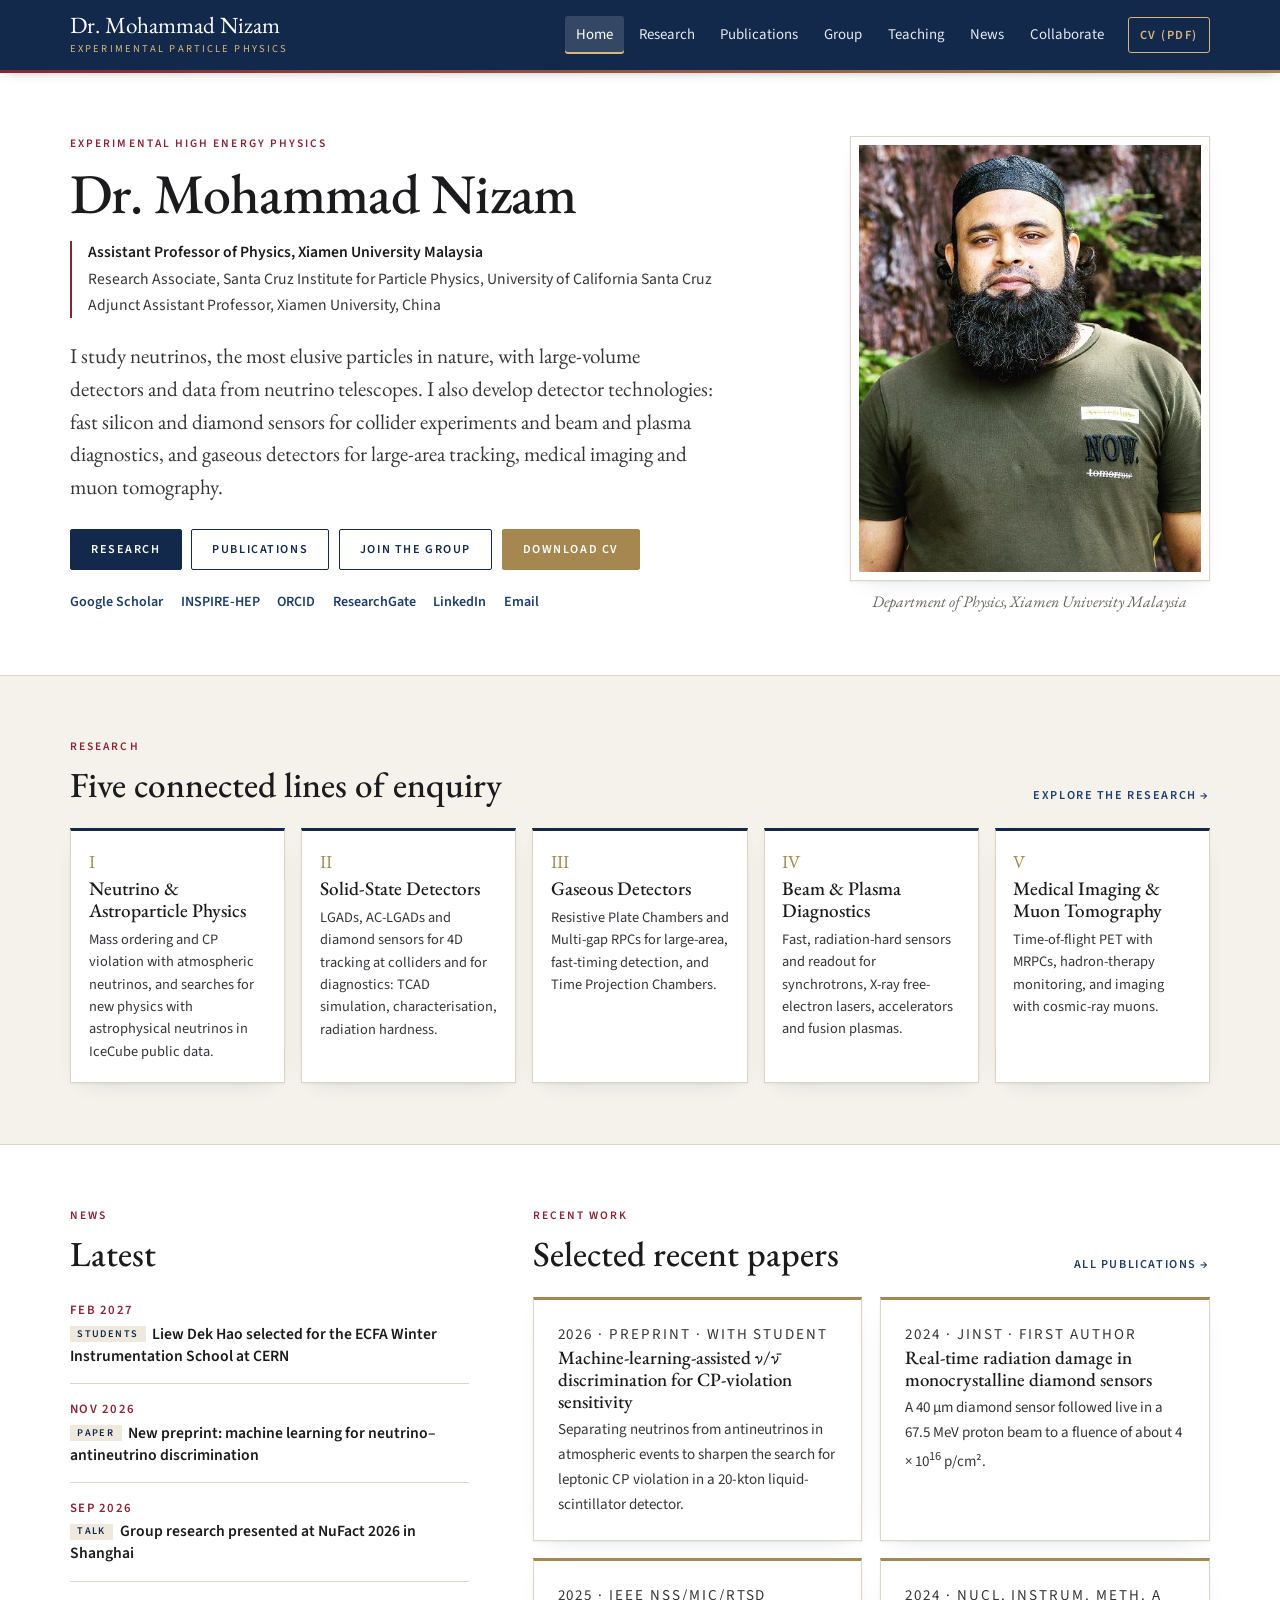
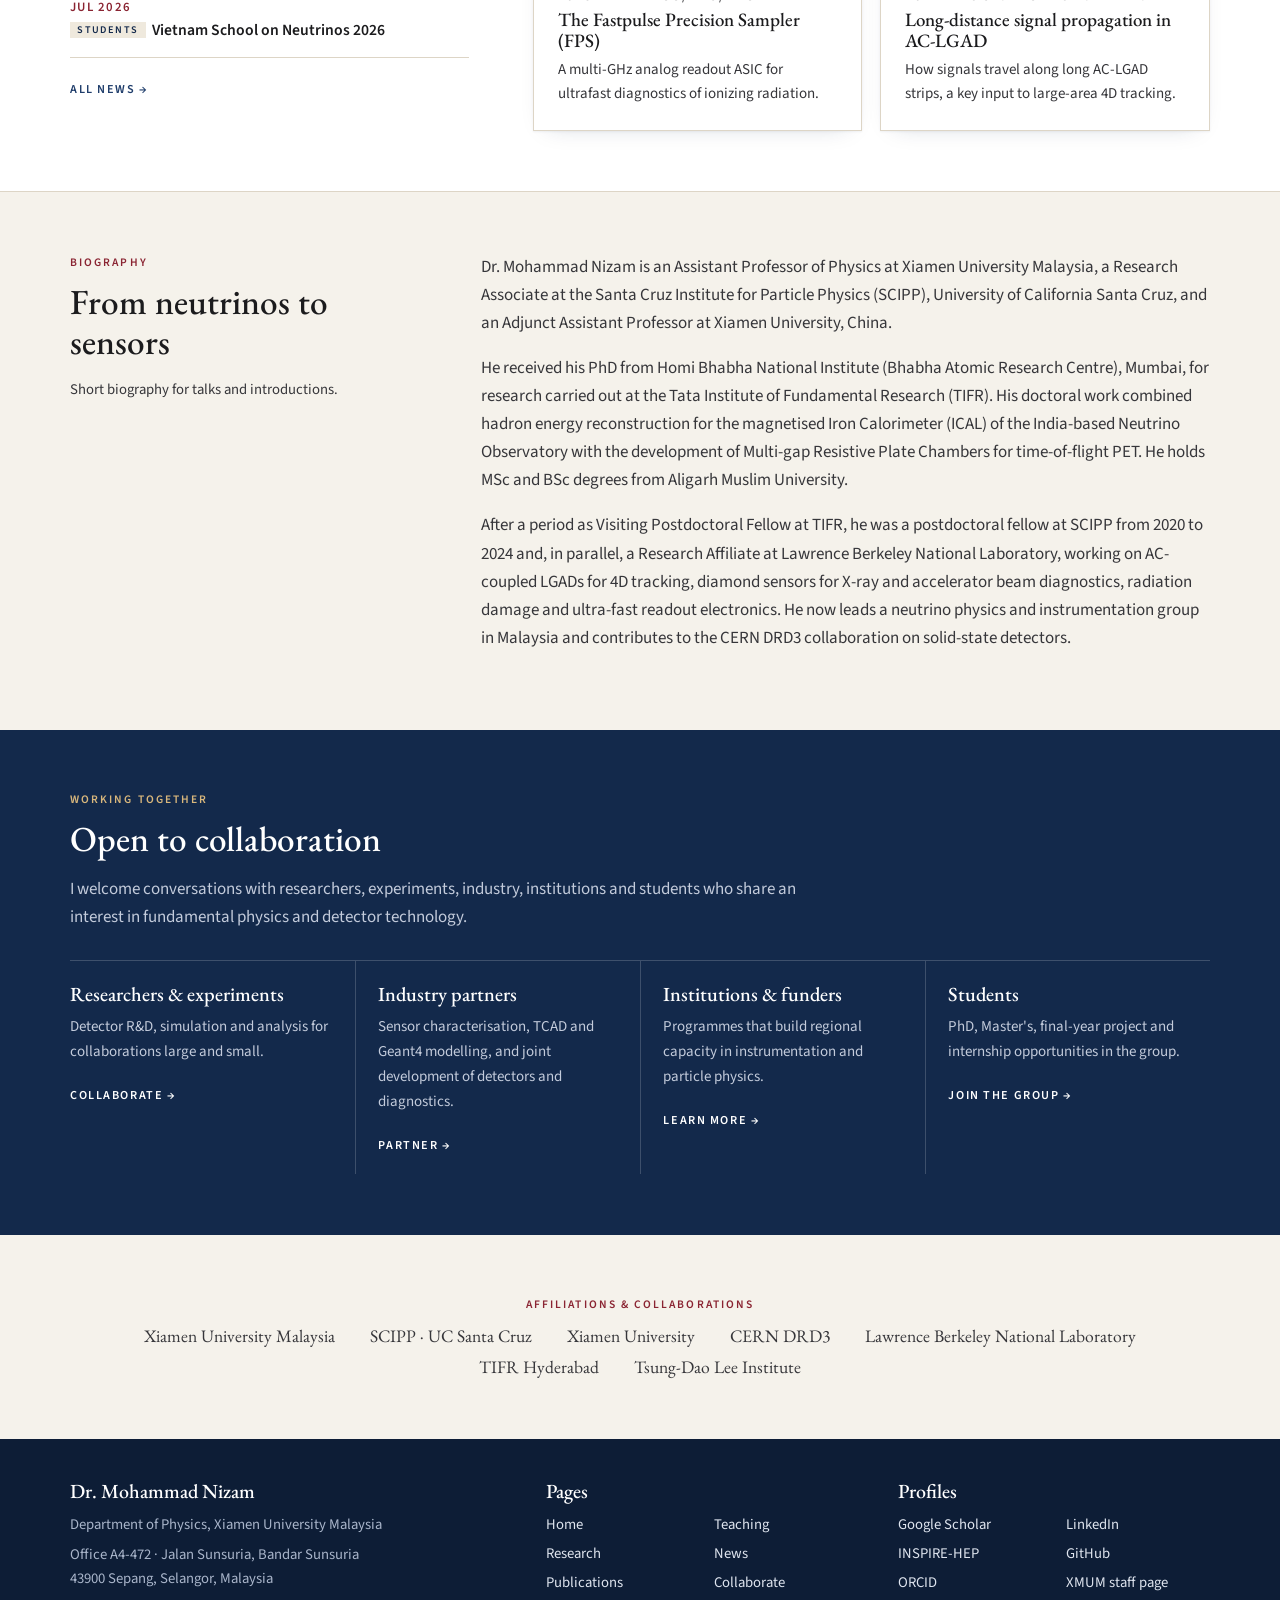
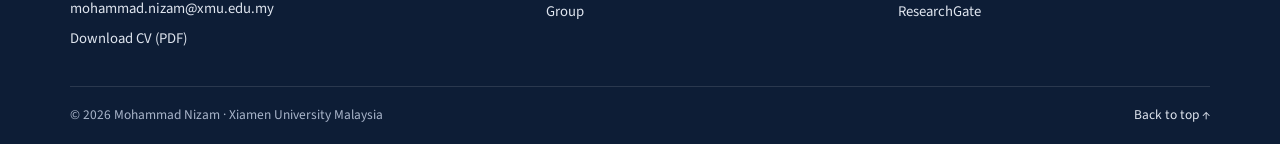
<file: index.html>
<!DOCTYPE html>
<html lang="en">
<head>
  <meta charset="utf-8">
  <meta name="viewport" content="width=device-width, initial-scale=1">
  <title>Dr. Mohammad Nizam — Experimental Particle Physicist</title>
  <meta name="description" content="Dr. Mohammad Nizam, Assistant Professor of Physics at Xiamen University Malaysia and Research Associate at SCIPP, UC Santa Cruz. Neutrino and astroparticle physics, solid-state and gaseous detector R&D, beam and plasma diagnostics, medical imaging.">
  <meta name="author" content="Dr. Mohammad Nizam">
  <link rel="canonical" href="https://nizamphys.github.io/">
  <meta name="theme-color" content="#13294b">
  <meta property="og:type" content="profile">
  <meta property="og:title" content="Dr. Mohammad Nizam — Experimental Particle Physicist">
  <meta property="og:description" content="Dr. Mohammad Nizam, Assistant Professor of Physics at Xiamen University Malaysia and Research Associate at SCIPP, UC Santa Cruz. Neutrino and astroparticle physics, solid-state and gaseous detector R&D, beam and plasma diagnostics, medical imaging.">
  <meta property="og:url" content="https://nizamphys.github.io/">
  <meta property="og:image" content="https://nizamphys.github.io/assets/img/og-card.jpg">
  <meta name="twitter:card" content="summary_large_image">
  <link rel="icon" href="assets/img/favicon.svg" type="image/svg+xml">
  <link rel="preconnect" href="https://fonts.googleapis.com">
  <link rel="preconnect" href="https://fonts.gstatic.com" crossorigin>
  <link href="https://fonts.googleapis.com/css2?family=EB+Garamond:ital,wght@0,400;0,500;0,600;1,400&amp;family=Source+Sans+3:wght@400;600&amp;display=swap" rel="stylesheet">
  <link rel="stylesheet" href="assets/css/style.css">
  <script type="application/ld+json">
  {
    "@context": "https://schema.org",
    "@type": "Person",
    "name": "Mohammad Nizam",
    "honorificPrefix": "Dr.",
    "jobTitle": "Assistant Professor of Physics",
    "worksFor": [
      {"@type": "CollegeOrUniversity", "name": "Xiamen University Malaysia"},
      {"@type": "ResearchOrganization", "name": "Santa Cruz Institute for Particle Physics, University of California Santa Cruz"},
      {"@type": "CollegeOrUniversity", "name": "Xiamen University"}
    ],
    "alumniOf": [
      {"@type": "CollegeOrUniversity", "name": "Homi Bhabha National Institute"},
      {"@type": "CollegeOrUniversity", "name": "Aligarh Muslim University"}
    ],
    "email": "mailto:mohammad.nizam@xmu.edu.my",
    "url": "https://nizamphys.github.io/",
    "image": "https://nizamphys.github.io/assets/img/mohammad-nizam.jpg",
    "identifier": "https://orcid.org/0000-0002-8151-2168",
    "sameAs": ["https://orcid.org/0000-0002-8151-2168", "https://inspirehep.net/authors/1844203", "https://scholar.google.com/citations?user=HrdwcJQAAAAJ", "https://www.researchgate.net/profile/Mohammad-Nizam", "https://www.linkedin.com/in/nizamphys/", "https://github.com/nizamphys", "https://www.xmu.edu.my/staff/mohammad-nizam"],
    "knowsAbout": ["Experimental high energy physics", "Neutrino physics", "Astroparticle physics", "Low Gain Avalanche Diodes", "Diamond sensors", "Resistive Plate Chambers", "Beam diagnostics", "Plasma diagnostics", "Medical imaging", "Muon tomography"]
  }
  </script>
</head>
<body>
  <a class="skip" href="#main">Skip to content</a>
  <header class="masthead">
    <div class="wrap masthead__inner">
      <a class="brand" href="index.html">
        <span class="brand__name">Dr. Mohammad Nizam</span>
        <span class="brand__sub">Experimental Particle Physics</span>
      </a>
      <button class="nav__toggle" aria-expanded="false" aria-controls="nav">Menu</button>
      <nav id="nav" class="nav" aria-label="Main">
        <a href="index.html" aria-current="page">Home</a>
        <a href="research.html">Research</a>
        <a href="publications.html">Publications</a>
        <a href="group.html">Group</a>
        <a href="teaching.html">Teaching</a>
        <a href="news.html">News</a>
        <a href="collaborate.html">Collaborate</a>
        <a class="nav__cv" href="assets/cv/Mohammad_Nizam_CV.pdf">CV (PDF)</a>
      </nav>
    </div>
  </header>
  <main id="main">
    <section class="hero">
      <div class="wrap hero__grid">
        <div>
          <span class="label">Experimental High Energy Physics</span>
          <h1>Dr. Mohammad Nizam</h1>
          <ul class="hero__roles">
            <li>Assistant Professor of Physics, Xiamen University Malaysia</li>
            <li>Research Associate, Santa Cruz Institute for Particle Physics, University of California Santa Cruz</li>
            <li>Adjunct Assistant Professor, Xiamen University, China</li>
          </ul>
          <p class="hero__statement">I study neutrinos, the most elusive particles in nature, with large-volume detectors and data from neutrino telescopes. I also develop detector technologies: fast silicon and diamond sensors for collider experiments and beam and plasma diagnostics, and gaseous detectors for large-area tracking, medical imaging and muon tomography.</p>
          <div class="actions">
            <a class="btn btn--solid" href="research.html">Research</a>
            <a class="btn btn--line" href="publications.html">Publications</a>
            <a class="btn btn--line" href="group.html#join">Join the group</a>
            <a class="btn btn--gold" href="assets/cv/Mohammad_Nizam_CV.pdf">Download CV</a>
          </div>
          <div class="profile-links">
            <a href="https://scholar.google.com/citations?user=HrdwcJQAAAAJ&amp;hl=en">Google Scholar</a>
            <a href="https://inspirehep.net/authors/1844203">INSPIRE-HEP</a>
            <a href="https://orcid.org/0000-0002-8151-2168">ORCID</a>
            <a href="https://www.researchgate.net/profile/Mohammad-Nizam">ResearchGate</a>
            <a href="https://www.linkedin.com/in/nizamphys/">LinkedIn</a>
            <a href="mailto:mohammad.nizam@xmu.edu.my">Email</a>
          </div>
        </div>
        <figure class="hero__portrait">
          <div class="frame"><img src="assets/img/mohammad-nizam.jpg" width="598" height="598" alt="Portrait of Dr. Mohammad Nizam"></div>
          <figcaption>Department of Physics, Xiamen University Malaysia</figcaption>
        </figure>
      </div>
    </section>

    <section class="section">
      <div class="wrap">
        <div class="section__head">
          <div>
            <span class="label">Research</span>
            <h2>Five connected lines of enquiry</h2>
          </div>
          <a class="more-link" href="research.html">Explore the research</a>
        </div>
        <ol class="themes">
          <li><h3><a href="research.html#neutrino">Neutrino &amp; Astroparticle Physics</a></h3><p>Mass ordering and CP violation with atmospheric neutrinos, and searches for new physics with astrophysical neutrinos in IceCube public data.</p></li>
          <li><h3><a href="research.html#solid-state">Solid-State Detectors</a></h3><p>LGADs, AC-LGADs and diamond sensors for 4D tracking at colliders and for diagnostics: TCAD simulation, characterisation, radiation hardness.</p></li>
          <li><h3><a href="research.html#gaseous">Gaseous Detectors</a></h3><p>Resistive Plate Chambers and Multi-gap RPCs for large-area, fast-timing detection, and Time Projection Chambers.</p></li>
          <li><h3><a href="research.html#diagnostics">Beam &amp; Plasma Diagnostics</a></h3><p>Fast, radiation-hard sensors and readout for synchrotrons, X-ray free-electron lasers, accelerators and fusion plasmas.</p></li>
          <li><h3><a href="research.html#imaging">Medical Imaging &amp; Muon Tomography</a></h3><p>Time-of-flight PET with MRPCs, hadron-therapy monitoring, and imaging with cosmic-ray muons.</p></li>
        </ol>
      </div>
    </section>

    <section class="section section--white">
      <div class="wrap split split--news">
        <div>
          <div class="section__head">
            <div>
              <span class="label">News</span>
              <h2>Latest</h2>
            </div>
          </div>
        <ul class="news news--compact">
          <li>
            <time>Feb 2027</time>
            <div><h3><span class="cat">Students</span><a href="news.html">Liew Dek Hao selected for the ECFA Winter Instrumentation School at CERN</a></h3></div>
          </li>
          <li>
            <time>Nov 2026</time>
            <div><h3><span class="cat">Paper</span><a href="news.html">New preprint: machine learning for neutrino–antineutrino discrimination</a></h3></div>
          </li>
          <li>
            <time>Sep 2026</time>
            <div><h3><span class="cat">Talk</span><a href="news.html">Group research presented at NuFact 2026 in Shanghai</a></h3></div>
          </li>
          <li>
            <time>Jul 2026</time>
            <div><h3><span class="cat">Students</span><a href="news.html">Vietnam School on Neutrinos 2026</a></h3></div>
          </li>
        </ul>
          <p style="margin-top:1rem"><a class="more-link" href="news.html">All news</a></p>
        </div>
        <div>
          <div class="section__head">
            <div>
              <span class="label">Recent work</span>
              <h2>Selected recent papers</h2>
            </div>
            <a class="more-link" href="publications.html">All publications</a>
          </div>
          <div class="grid-2 recent">
            <article class="card">
              <p class="meta">2026 · Preprint · with student</p>
              <h3><a href="https://arxiv.org/abs/2611.11474">Machine-learning-assisted ν/ν̄ discrimination for CP-violation sensitivity</a></h3>
              <p>Separating neutrinos from antineutrinos in atmospheric events to sharpen the search for leptonic CP violation in a 20-kton liquid-scintillator detector.</p>
            </article>
            <article class="card">
              <p class="meta">2024 · JINST · First author</p>
              <h3><a href="https://doi.org/10.1088/1748-0221/19/09/P09018">Real-time radiation damage in monocrystalline diamond sensors</a></h3>
              <p>A 40 µm diamond sensor followed live in a 67.5 MeV proton beam to a fluence of about 4 × 10<sup>16</sup> p/cm².</p>
            </article>
            <article class="card">
              <p class="meta">2025 · IEEE NSS/MIC/RTSD</p>
              <h3><a href="https://doi.org/10.1109/nss/mic/rtsd57106.2025.11287267">The Fastpulse Precision Sampler (FPS)</a></h3>
              <p>A multi-GHz analog readout ASIC for ultrafast diagnostics of ionizing radiation.</p>
            </article>
            <article class="card">
              <p class="meta">2024 · Nucl. Instrum. Meth. A</p>
              <h3><a href="https://doi.org/10.1016/j.nima.2024.169478">Long-distance signal propagation in AC-LGAD</a></h3>
              <p>How signals travel along long AC-LGAD strips, a key input to large-area 4D tracking.</p>
            </article>
          </div>
        </div>
      </div>
    </section>

    <section class="section">
      <div class="wrap split">
        <div>
          <span class="label">Biography</span>
          <h2>From neutrinos to sensors</h2>
          <p class="muted" style="font-size:.92rem">Short biography for talks and introductions.</p>
        </div>
        <div>
          <p>Dr. Mohammad Nizam is an Assistant Professor of Physics at Xiamen University Malaysia, a Research Associate at the Santa Cruz Institute for Particle Physics (SCIPP), University of California Santa Cruz, and an Adjunct Assistant Professor at Xiamen University, China.</p>
          <p>He received his PhD from Homi Bhabha National Institute (Bhabha Atomic Research Centre), Mumbai, for research carried out at the Tata Institute of Fundamental Research (TIFR). His doctoral work combined hadron energy reconstruction for the magnetised Iron Calorimeter (ICAL) of the India-based Neutrino Observatory with the development of Multi-gap Resistive Plate Chambers for time-of-flight PET. He holds MSc and BSc degrees from Aligarh Muslim University.</p>
          <p>After a period as Visiting Postdoctoral Fellow at TIFR, he was a postdoctoral fellow at SCIPP from 2020 to 2024 and, in parallel, a Research Affiliate at Lawrence Berkeley National Laboratory, working on AC-coupled LGADs for 4D tracking, diamond sensors for X-ray and accelerator beam diagnostics, radiation damage and ultra-fast readout electronics. He now leads a neutrino physics and instrumentation group in Malaysia and contributes to the CERN DRD3 collaboration on solid-state detectors.</p>
        </div>
      </div>
    </section>

    <section class="section section--navy">
      <div class="wrap">
        <div class="section__intro">
          <span class="label">Working together</span>
          <h2>Open to collaboration</h2>
          <p>I welcome conversations with researchers, experiments, industry, institutions and students who share an interest in fundamental physics and detector technology.</p>
        </div>
        <div class="audiences">
          <div>
            <h3>Researchers &amp; experiments</h3>
            <p>Detector R&amp;D, simulation and analysis for collaborations large and small.</p>
            <a class="more-link" href="collaborate.html#partner">Collaborate</a>
          </div>
          <div>
            <h3>Industry partners</h3>
            <p>Sensor characterisation, TCAD and Geant4 modelling, and joint development of detectors and diagnostics.</p>
            <a class="more-link" href="collaborate.html#partner">Partner</a>
          </div>
          <div>
            <h3>Institutions &amp; funders</h3>
            <p>Programmes that build regional capacity in instrumentation and particle physics.</p>
            <a class="more-link" href="collaborate.html#partner">Learn more</a>
          </div>
          <div>
            <h3>Students</h3>
            <p>PhD, Master's, final-year project and internship opportunities in the group.</p>
            <a class="more-link" href="group.html#join">Join the group</a>
          </div>
        </div>
      </div>
    </section>

    <section class="section">
      <div class="wrap">
        <span class="label" style="text-align:center">Affiliations &amp; collaborations</span>
        <ul class="affils" aria-label="Affiliations and collaborations">
          <li>Xiamen University Malaysia</li>
          <li>SCIPP · UC Santa Cruz</li>
          <li>Xiamen University</li>
          <li>CERN DRD3</li>
          <li>Lawrence Berkeley National Laboratory</li>
          <li>TIFR Hyderabad</li>
          <li>Tsung-Dao Lee Institute</li>
        </ul>
      </div>
    </section>
  </main>
  <footer class="footer">
    <div class="wrap footer__grid">
      <div>
        <h4>Dr. Mohammad Nizam</h4>
        <p>Department of Physics, Xiamen University Malaysia</p>
        <p>Office A4-472 · Jalan Sunsuria, Bandar Sunsuria<br>43900 Sepang, Selangor, Malaysia</p>
        <p><a href="mailto:mohammad.nizam@xmu.edu.my">mohammad.nizam@xmu.edu.my</a></p>
        <p><a href="assets/cv/Mohammad_Nizam_CV.pdf">Download CV (PDF)</a></p>
      </div>
      <div>
        <h4>Pages</h4>
        <ul class="cols">
          <li><a href="index.html">Home</a></li>
          <li><a href="research.html">Research</a></li>
          <li><a href="publications.html">Publications</a></li>
          <li><a href="group.html">Group</a></li>
          <li><a href="teaching.html">Teaching</a></li>
          <li><a href="news.html">News</a></li>
          <li><a href="collaborate.html">Collaborate</a></li>
        </ul>
      </div>
      <div>
        <h4>Profiles</h4>
        <ul class="cols">
          <li><a href="https://scholar.google.com/citations?user=HrdwcJQAAAAJ&amp;hl=en">Google Scholar</a></li>
          <li><a href="https://inspirehep.net/authors/1844203">INSPIRE-HEP</a></li>
          <li><a href="https://orcid.org/0000-0002-8151-2168">ORCID</a></li>
          <li><a href="https://www.researchgate.net/profile/Mohammad-Nizam">ResearchGate</a></li>
          <li><a href="https://www.linkedin.com/in/nizamphys/">LinkedIn</a></li>
          <li><a href="https://github.com/nizamphys">GitHub</a></li>
          <li><a href="https://www.xmu.edu.my/staff/mohammad-nizam">XMUM staff page</a></li>
        </ul>
      </div>
    </div>
    <div class="wrap footer__base">
      <span>&copy; <span id="year">2026</span> Mohammad Nizam · Xiamen University Malaysia</span>
      <a href="#main">Back to top &uarr;</a>
    </div>
  </footer>
  <a class="to-top" href="#main" aria-label="Back to top">&uarr;</a>
  <script src="assets/js/main.js" defer></script>
</body>
</html>
</file>
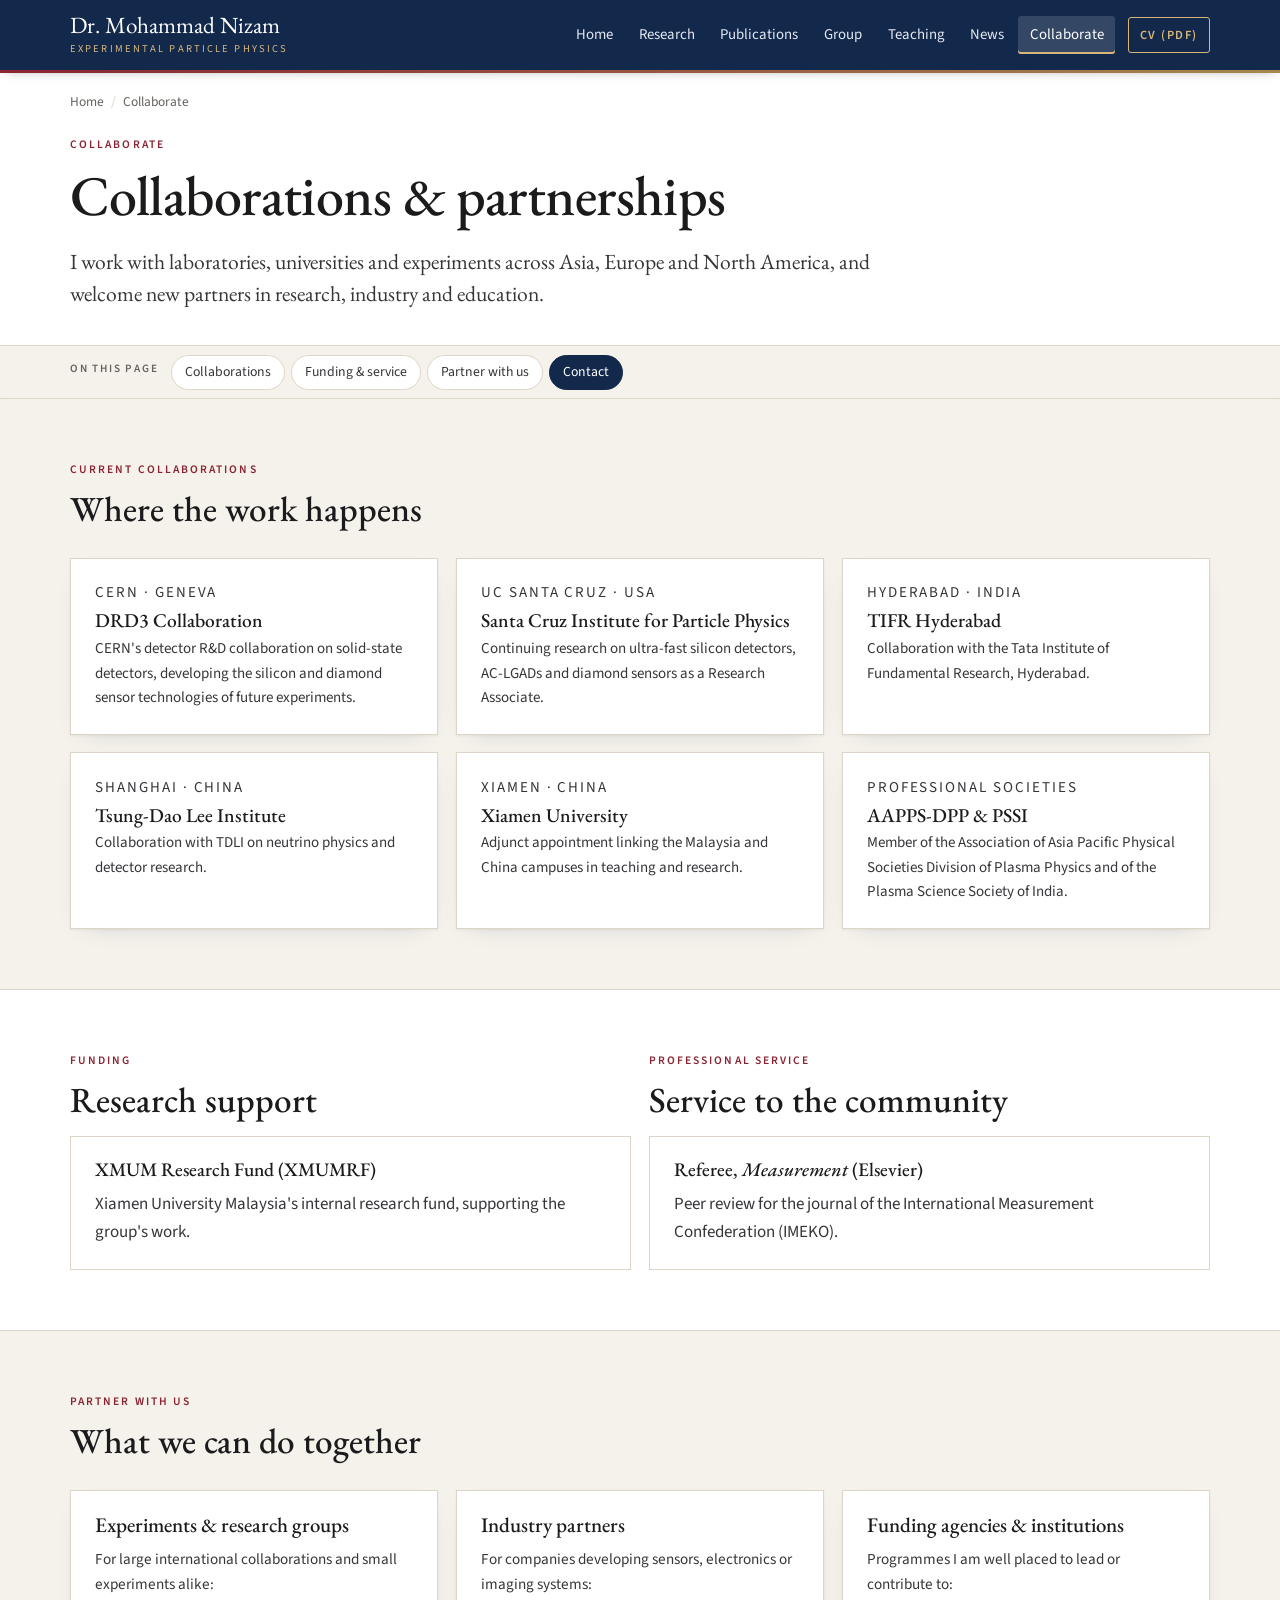
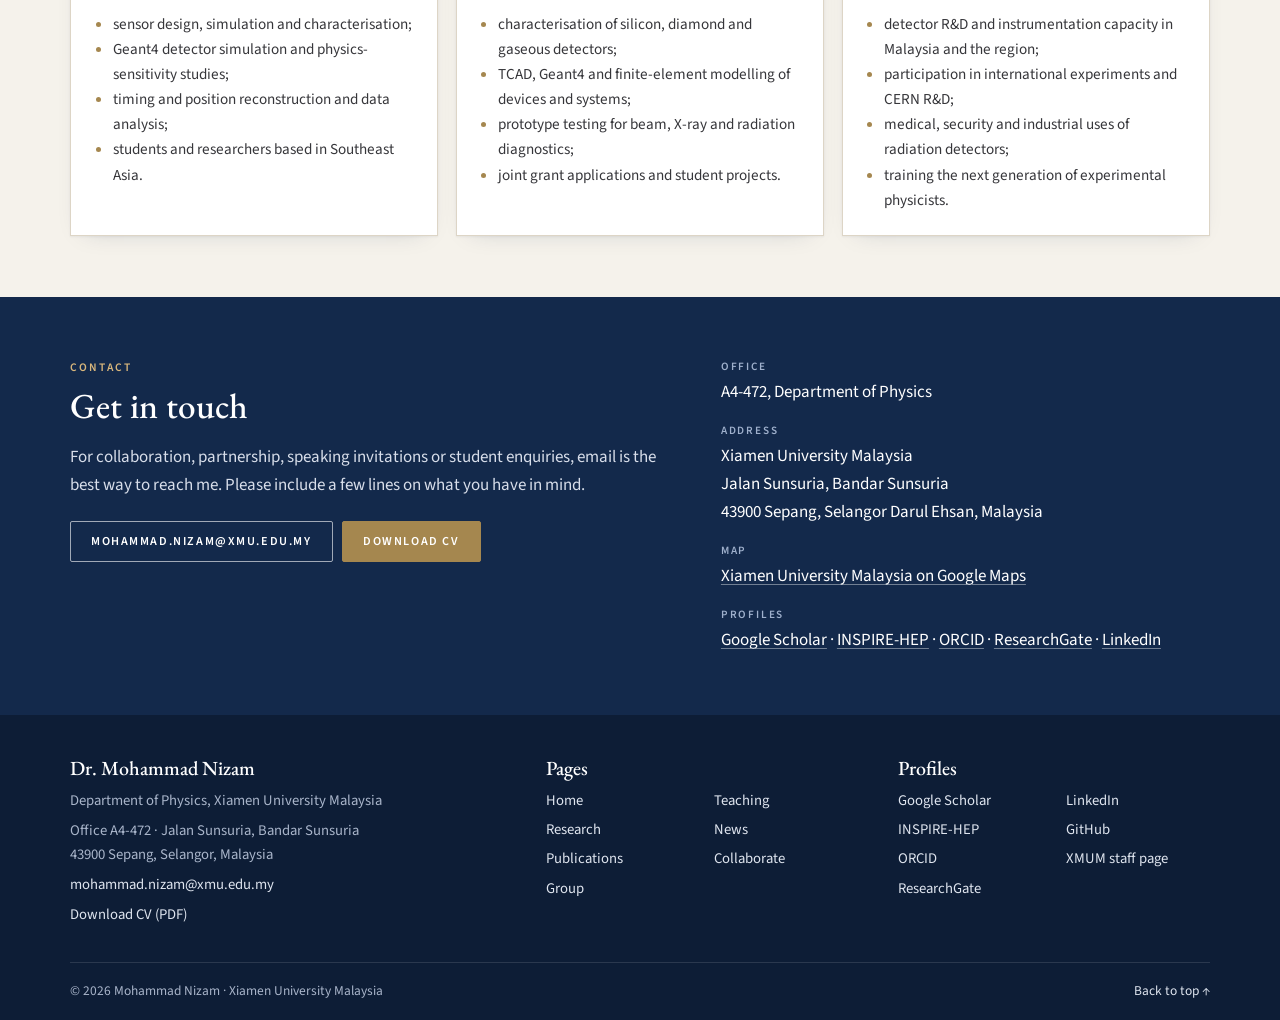
<file: collaborate.html>
<!DOCTYPE html>
<html lang="en">
<head>
  <meta charset="utf-8">
  <meta name="viewport" content="width=device-width, initial-scale=1">
  <title>Collaborate & Contact — Dr. Mohammad Nizam</title>
  <meta name="description" content="Collaborations, funding, professional service, partnerships with experiments, industry and funding agencies, and contact details for Dr. Mohammad Nizam.">
  <meta name="author" content="Dr. Mohammad Nizam">
  <link rel="canonical" href="https://nizamphys.github.io/collaborate.html">
  <meta name="theme-color" content="#13294b">
  <meta property="og:type" content="profile">
  <meta property="og:title" content="Collaborate & Contact — Dr. Mohammad Nizam">
  <meta property="og:description" content="Collaborations, funding, professional service, partnerships with experiments, industry and funding agencies, and contact details for Dr. Mohammad Nizam.">
  <meta property="og:url" content="https://nizamphys.github.io/collaborate.html">
  <meta property="og:image" content="https://nizamphys.github.io/assets/img/og-card.jpg">
  <meta name="twitter:card" content="summary_large_image">
  <link rel="icon" href="assets/img/favicon.svg" type="image/svg+xml">
  <link rel="preconnect" href="https://fonts.googleapis.com">
  <link rel="preconnect" href="https://fonts.gstatic.com" crossorigin>
  <link href="https://fonts.googleapis.com/css2?family=EB+Garamond:ital,wght@0,400;0,500;0,600;1,400&amp;family=Source+Sans+3:wght@400;600&amp;display=swap" rel="stylesheet">
  <link rel="stylesheet" href="assets/css/style.css">
</head>
<body>
  <a class="skip" href="#main">Skip to content</a>
  <header class="masthead">
    <div class="wrap masthead__inner">
      <a class="brand" href="index.html">
        <span class="brand__name">Dr. Mohammad Nizam</span>
        <span class="brand__sub">Experimental Particle Physics</span>
      </a>
      <button class="nav__toggle" aria-expanded="false" aria-controls="nav">Menu</button>
      <nav id="nav" class="nav" aria-label="Main">
        <a href="index.html">Home</a>
        <a href="research.html">Research</a>
        <a href="publications.html">Publications</a>
        <a href="group.html">Group</a>
        <a href="teaching.html">Teaching</a>
        <a href="news.html">News</a>
        <a href="collaborate.html" aria-current="page">Collaborate</a>
        <a class="nav__cv" href="assets/cv/Mohammad_Nizam_CV.pdf">CV (PDF)</a>
      </nav>
    </div>
  </header>
  <main id="main">
    <header class="page-head">
      <div class="wrap">
        <nav class="crumbs" aria-label="Breadcrumb"><a href="index.html">Home</a><span aria-hidden="true">/</span><span aria-current="page">Collaborate</span></nav>
        <span class="label">Collaborate</span>
        <h1>Collaborations &amp; partnerships</h1>
        <p class="lede">I work with laboratories, universities and experiments across Asia, Europe and North America, and welcome new partners in research, industry and education.</p>
      </div>
    </header>
    <nav class="subnav" aria-label="On this page">
      <div class="wrap">
        <ul>
          <li class="subnav__title">On this page</li>
          <li><a href="#collaborations">Collaborations</a></li>
          <li><a href="#funding">Funding &amp; service</a></li>
          <li><a href="#partner">Partner with us</a></li>
          <li><a href="#contact">Contact</a></li>
        </ul>
      </div>
    </nav>

    <section class="section" id="collaborations">
      <div class="wrap">
        <div class="section__intro">
          <span class="label">Current collaborations</span>
          <h2>Where the work happens</h2>
        </div>
        <div class="grid-3">
          <div class="card collab">
            <p class="meta">CERN · Geneva</p>
            <h3>DRD3 Collaboration</h3>
            <p>CERN's detector R&amp;D collaboration on solid-state detectors, developing the silicon and diamond sensor technologies of future experiments.</p>
          </div>
          <div class="card collab">
            <p class="meta">UC Santa Cruz · USA</p>
            <h3>Santa Cruz Institute for Particle Physics</h3>
            <p>Continuing research on ultra-fast silicon detectors, AC-LGADs and diamond sensors as a Research Associate.</p>
          </div>
          <div class="card collab">
            <p class="meta">Hyderabad · India</p>
            <h3>TIFR Hyderabad</h3>
            <p>Collaboration with the Tata Institute of Fundamental Research, Hyderabad.</p>
          </div>
          <div class="card collab">
            <p class="meta">Shanghai · China</p>
            <h3>Tsung-Dao Lee Institute</h3>
            <p>Collaboration with TDLI on neutrino physics and detector research.</p>
          </div>
          <div class="card collab">
            <p class="meta">Xiamen · China</p>
            <h3>Xiamen University</h3>
            <p>Adjunct appointment linking the Malaysia and China campuses in teaching and research.</p>
          </div>
          <div class="card collab">
            <p class="meta">Professional societies</p>
            <h3>AAPPS-DPP &amp; PSSI</h3>
            <p>Member of the Association of Asia Pacific Physical Societies Division of Plasma Physics and of the Plasma Science Society of India.</p>
          </div>
        </div>
      </div>
    </section>

    <section class="section section--white" id="funding">
      <div class="wrap grid-2">
        <div>
          <span class="label">Funding</span>
          <h2>Research support</h2>
          <div class="card" style="box-shadow:none">
            <h3 style="font-size:1.2rem">XMUM Research Fund (XMUMRF)</h3>
            <p style="margin:0;color:var(--ink-2)">Xiamen University Malaysia's internal research fund, supporting the group's work.</p>
          </div>
        </div>
        <div>
          <span class="label">Professional service</span>
          <h2>Service to the community</h2>
          <div class="card" style="box-shadow:none">
            <h3 style="font-size:1.2rem">Referee, <em>Measurement</em> (Elsevier)</h3>
            <p style="margin:0;color:var(--ink-2)">Peer review for the journal of the International Measurement Confederation (IMEKO).</p>
          </div>
        </div>
      </div>
    </section>

    <section class="section" id="partner">
      <div class="wrap">
        <div class="section__intro">
          <span class="label">Partner with us</span>
          <h2>What we can do together</h2>
        </div>
        <div class="grid-3 offer">
          <div class="card">
            <h3>Experiments &amp; research groups</h3>
            <p>For large international collaborations and small experiments alike:</p>
            <ul>
              <li>sensor design, simulation and characterisation;</li>
              <li>Geant4 detector simulation and physics-sensitivity studies;</li>
              <li>timing and position reconstruction and data analysis;</li>
              <li>students and researchers based in Southeast Asia.</li>
            </ul>
          </div>
          <div class="card">
            <h3>Industry partners</h3>
            <p>For companies developing sensors, electronics or imaging systems:</p>
            <ul>
              <li>characterisation of silicon, diamond and gaseous detectors;</li>
              <li>TCAD, Geant4 and finite-element modelling of devices and systems;</li>
              <li>prototype testing for beam, X-ray and radiation diagnostics;</li>
              <li>joint grant applications and student projects.</li>
            </ul>
          </div>
          <div class="card">
            <h3>Funding agencies &amp; institutions</h3>
            <p>Programmes I am well placed to lead or contribute to:</p>
            <ul>
              <li>detector R&amp;D and instrumentation capacity in Malaysia and the region;</li>
              <li>participation in international experiments and CERN R&amp;D;</li>
              <li>medical, security and industrial uses of radiation detectors;</li>
              <li>training the next generation of experimental physicists.</li>
            </ul>
          </div>
        </div>
      </div>
    </section>

    <section class="section section--navy" id="contact">
      <div class="wrap contact-grid">
        <div>
          <span class="label">Contact</span>
          <h2>Get in touch</h2>
          <p>For collaboration, partnership, speaking invitations or student enquiries, email is the best way to reach me. Please include a few lines on what you have in mind.</p>
          <div class="actions" style="margin-top:1.4rem">
            <a class="btn btn--line" href="mailto:mohammad.nizam@xmu.edu.my">mohammad.nizam@xmu.edu.my</a>
            <a class="btn btn--gold" href="assets/cv/Mohammad_Nizam_CV.pdf">Download CV</a>
          </div>
        </div>
        <dl class="contact-dl">
          <div><dt>Office</dt><dd>A4-472, Department of Physics</dd></div>
          <div><dt>Address</dt><dd>Xiamen University Malaysia<br>Jalan Sunsuria, Bandar Sunsuria<br>43900 Sepang, Selangor Darul Ehsan, Malaysia</dd></div>
          <div><dt>Map</dt><dd><a href="https://www.google.com/maps/search/?api=1&amp;query=Xiamen+University+Malaysia">Xiamen University Malaysia on Google Maps</a></dd></div>
          <div><dt>Profiles</dt><dd><a href="https://scholar.google.com/citations?user=HrdwcJQAAAAJ&amp;hl=en">Google Scholar</a> · <a href="https://inspirehep.net/authors/1844203">INSPIRE-HEP</a> · <a href="https://orcid.org/0000-0002-8151-2168">ORCID</a> · <a href="https://www.researchgate.net/profile/Mohammad-Nizam">ResearchGate</a> · <a href="https://www.linkedin.com/in/nizamphys/">LinkedIn</a></dd></div>
        </dl>
      </div>
    </section>
  </main>
  <footer class="footer">
    <div class="wrap footer__grid">
      <div>
        <h4>Dr. Mohammad Nizam</h4>
        <p>Department of Physics, Xiamen University Malaysia</p>
        <p>Office A4-472 · Jalan Sunsuria, Bandar Sunsuria<br>43900 Sepang, Selangor, Malaysia</p>
        <p><a href="mailto:mohammad.nizam@xmu.edu.my">mohammad.nizam@xmu.edu.my</a></p>
        <p><a href="assets/cv/Mohammad_Nizam_CV.pdf">Download CV (PDF)</a></p>
      </div>
      <div>
        <h4>Pages</h4>
        <ul class="cols">
          <li><a href="index.html">Home</a></li>
          <li><a href="research.html">Research</a></li>
          <li><a href="publications.html">Publications</a></li>
          <li><a href="group.html">Group</a></li>
          <li><a href="teaching.html">Teaching</a></li>
          <li><a href="news.html">News</a></li>
          <li><a href="collaborate.html">Collaborate</a></li>
        </ul>
      </div>
      <div>
        <h4>Profiles</h4>
        <ul class="cols">
          <li><a href="https://scholar.google.com/citations?user=HrdwcJQAAAAJ&amp;hl=en">Google Scholar</a></li>
          <li><a href="https://inspirehep.net/authors/1844203">INSPIRE-HEP</a></li>
          <li><a href="https://orcid.org/0000-0002-8151-2168">ORCID</a></li>
          <li><a href="https://www.researchgate.net/profile/Mohammad-Nizam">ResearchGate</a></li>
          <li><a href="https://www.linkedin.com/in/nizamphys/">LinkedIn</a></li>
          <li><a href="https://github.com/nizamphys">GitHub</a></li>
          <li><a href="https://www.xmu.edu.my/staff/mohammad-nizam">XMUM staff page</a></li>
        </ul>
      </div>
    </div>
    <div class="wrap footer__base">
      <span>&copy; <span id="year">2026</span> Mohammad Nizam · Xiamen University Malaysia</span>
      <a href="#main">Back to top &uarr;</a>
    </div>
  </footer>
  <a class="to-top" href="#main" aria-label="Back to top">&uarr;</a>
  <script src="assets/js/main.js" defer></script>
</body>
</html>
</file>
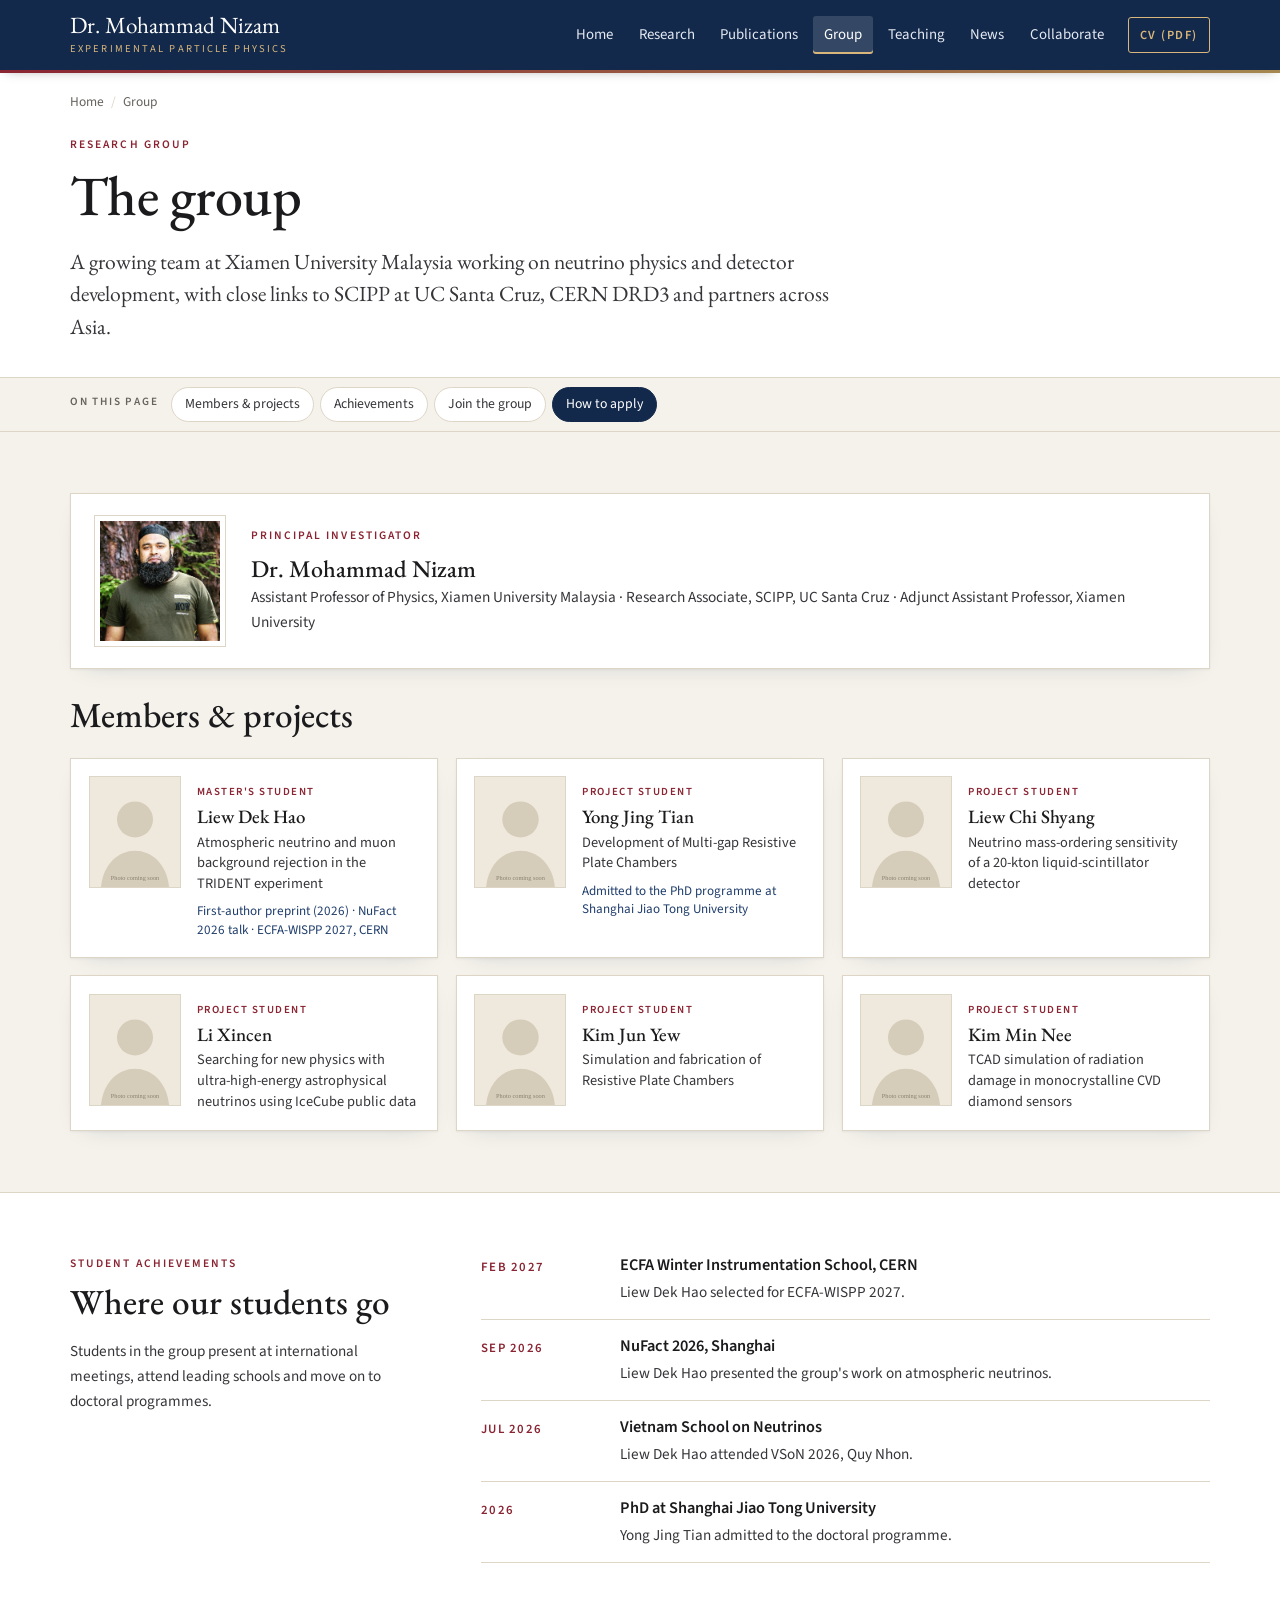
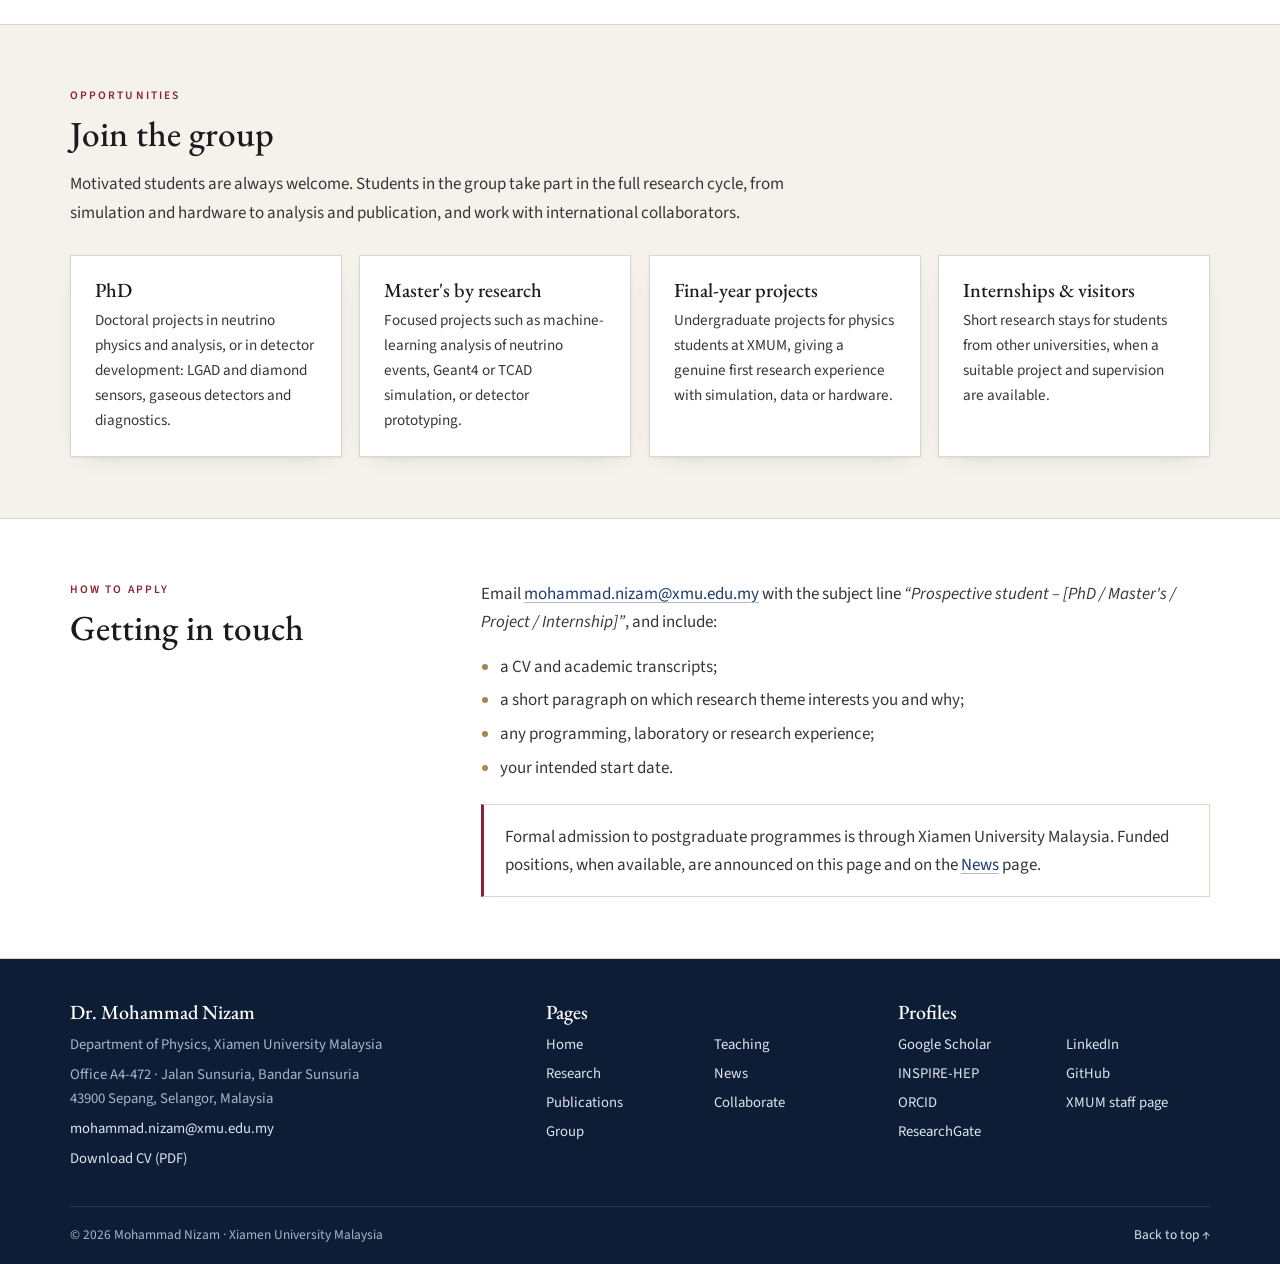
<file: group.html>
<!DOCTYPE html>
<html lang="en">
<head>
  <meta charset="utf-8">
  <meta name="viewport" content="width=device-width, initial-scale=1">
  <title>Research Group & Opportunities — Dr. Mohammad Nizam</title>
  <meta name="description" content="Members and projects of Dr. Mohammad Nizam's research group at Xiamen University Malaysia, and opportunities for PhD, Master's, project students and interns.">
  <meta name="author" content="Dr. Mohammad Nizam">
  <link rel="canonical" href="https://nizamphys.github.io/group.html">
  <meta name="theme-color" content="#13294b">
  <meta property="og:type" content="profile">
  <meta property="og:title" content="Research Group & Opportunities — Dr. Mohammad Nizam">
  <meta property="og:description" content="Members and projects of Dr. Mohammad Nizam's research group at Xiamen University Malaysia, and opportunities for PhD, Master's, project students and interns.">
  <meta property="og:url" content="https://nizamphys.github.io/group.html">
  <meta property="og:image" content="https://nizamphys.github.io/assets/img/og-card.jpg">
  <meta name="twitter:card" content="summary_large_image">
  <link rel="icon" href="assets/img/favicon.svg" type="image/svg+xml">
  <link rel="preconnect" href="https://fonts.googleapis.com">
  <link rel="preconnect" href="https://fonts.gstatic.com" crossorigin>
  <link href="https://fonts.googleapis.com/css2?family=EB+Garamond:ital,wght@0,400;0,500;0,600;1,400&amp;family=Source+Sans+3:wght@400;600&amp;display=swap" rel="stylesheet">
  <link rel="stylesheet" href="assets/css/style.css">
</head>
<body>
  <a class="skip" href="#main">Skip to content</a>
  <header class="masthead">
    <div class="wrap masthead__inner">
      <a class="brand" href="index.html">
        <span class="brand__name">Dr. Mohammad Nizam</span>
        <span class="brand__sub">Experimental Particle Physics</span>
      </a>
      <button class="nav__toggle" aria-expanded="false" aria-controls="nav">Menu</button>
      <nav id="nav" class="nav" aria-label="Main">
        <a href="index.html">Home</a>
        <a href="research.html">Research</a>
        <a href="publications.html">Publications</a>
        <a href="group.html" aria-current="page">Group</a>
        <a href="teaching.html">Teaching</a>
        <a href="news.html">News</a>
        <a href="collaborate.html">Collaborate</a>
        <a class="nav__cv" href="assets/cv/Mohammad_Nizam_CV.pdf">CV (PDF)</a>
      </nav>
    </div>
  </header>
  <main id="main">
    <header class="page-head">
      <div class="wrap">
        <nav class="crumbs" aria-label="Breadcrumb"><a href="index.html">Home</a><span aria-hidden="true">/</span><span aria-current="page">Group</span></nav>
        <span class="label">Research group</span>
        <h1>The group</h1>
        <p class="lede">A growing team at Xiamen University Malaysia working on neutrino physics and detector development, with close links to SCIPP at UC Santa Cruz, CERN DRD3 and partners across Asia.</p>
      </div>
    </header>
    <nav class="subnav" aria-label="On this page">
      <div class="wrap">
        <ul>
          <li class="subnav__title">On this page</li>
          <li><a href="#members">Members &amp; projects</a></li>
          <li><a href="#achievements">Achievements</a></li>
          <li><a href="#join">Join the group</a></li>
          <li><a href="#apply">How to apply</a></li>
        </ul>
      </div>
    </nav>

    <section class="section" id="members">
      <div class="wrap">
        <div class="card pi" style="margin-bottom:1.6rem">
          <img src="assets/img/mohammad-nizam.jpg" width="130" height="130" alt="Dr. Mohammad Nizam">
          <div>
            <span class="label">Principal investigator</span>
            <h3>Dr. Mohammad Nizam</h3>
            <p>Assistant Professor of Physics, Xiamen University Malaysia · Research Associate, SCIPP, UC Santa Cruz · Adjunct Assistant Professor, Xiamen University</p>
          </div>
        </div>

        <div class="section__head"><h2>Members &amp; projects</h2></div>
        <div class="people">
          <article class="person">
            <img src="assets/img/people/placeholder.svg" alt="Photo of Liew Dek Hao (to be added)" width="92" height="112">
            <div>
              <span class="role">Master's student</span>
              <h3>Liew Dek Hao</h3>
              <p class="project">Atmospheric neutrino and muon background rejection in the TRIDENT experiment</p>
              <p class="note">First-author preprint (2026) · NuFact 2026 talk · ECFA-WISPP 2027, CERN</p>
            </div>
          </article>
          <article class="person">
            <img src="assets/img/people/placeholder.svg" alt="Photo of Yong Jing Tian (to be added)" width="92" height="112">
            <div>
              <span class="role">Project student</span>
              <h3>Yong Jing Tian</h3>
              <p class="project">Development of Multi-gap Resistive Plate Chambers</p>
              <p class="note">Admitted to the PhD programme at Shanghai Jiao Tong University</p>
            </div>
          </article>
          <article class="person">
            <img src="assets/img/people/placeholder.svg" alt="Photo of Liew Chi Shyang (to be added)" width="92" height="112">
            <div>
              <span class="role">Project student</span>
              <h3>Liew Chi Shyang</h3>
              <p class="project">Neutrino mass-ordering sensitivity of a 20-kton liquid-scintillator detector</p>
            </div>
          </article>
          <article class="person">
            <img src="assets/img/people/placeholder.svg" alt="Photo of Li Xincen (to be added)" width="92" height="112">
            <div>
              <span class="role">Project student</span>
              <h3>Li Xincen</h3>
              <p class="project">Searching for new physics with ultra-high-energy astrophysical neutrinos using IceCube public data</p>
            </div>
          </article>
          <article class="person">
            <img src="assets/img/people/placeholder.svg" alt="Photo of Kim Jun Yew (to be added)" width="92" height="112">
            <div>
              <span class="role">Project student</span>
              <h3>Kim Jun Yew</h3>
              <p class="project">Simulation and fabrication of Resistive Plate Chambers</p>
            </div>
          </article>
          <article class="person">
            <img src="assets/img/people/placeholder.svg" alt="Photo of Kim Min Nee (to be added)" width="92" height="112">
            <div>
              <span class="role">Project student</span>
              <h3>Kim Min Nee</h3>
              <p class="project">TCAD simulation of radiation damage in monocrystalline CVD diamond sensors</p>
            </div>
          </article>
        </div>
      </div>
    </section>

    <section class="section section--white" id="achievements">
      <div class="wrap split">
        <div>
          <span class="label">Student achievements</span>
          <h2>Where our students go</h2>
          <p class="muted" style="font-size:.95rem">Students in the group present at international meetings, attend leading schools and move on to doctoral programmes.</p>
        </div>
        <ul class="news">
          <li><time>Feb 2027</time><div><h3>ECFA Winter Instrumentation School, CERN</h3><p>Liew Dek Hao selected for ECFA-WISPP 2027.</p></div></li>
          <li><time>Sep 2026</time><div><h3>NuFact 2026, Shanghai</h3><p>Liew Dek Hao presented the group's work on atmospheric neutrinos.</p></div></li>
          <li><time>Jul 2026</time><div><h3>Vietnam School on Neutrinos</h3><p>Liew Dek Hao attended VSoN 2026, Quy Nhon.</p></div></li>
          <li><time>2026</time><div><h3>PhD at Shanghai Jiao Tong University</h3><p>Yong Jing Tian admitted to the doctoral programme.</p></div></li>
        </ul>
      </div>
    </section>

    <section class="section" id="join">
      <div class="wrap">
        <div class="section__intro">
          <span class="label">Opportunities</span>
          <h2>Join the group</h2>
          <p>Motivated students are always welcome. Students in the group take part in the full research cycle, from simulation and hardware to analysis and publication, and work with international collaborators.</p>
        </div>
        <div class="grid-4 paths">
          <div class="card">
            <h3>PhD</h3>
            <p>Doctoral projects in neutrino physics and analysis, or in detector development: LGAD and diamond sensors, gaseous detectors and diagnostics.</p>
          </div>
          <div class="card">
            <h3>Master's by research</h3>
            <p>Focused projects such as machine-learning analysis of neutrino events, Geant4 or TCAD simulation, or detector prototyping.</p>
          </div>
          <div class="card">
            <h3>Final-year projects</h3>
            <p>Undergraduate projects for physics students at XMUM, giving a genuine first research experience with simulation, data or hardware.</p>
          </div>
          <div class="card">
            <h3>Internships &amp; visitors</h3>
            <p>Short research stays for students from other universities, when a suitable project and supervision are available.</p>
          </div>
        </div>
      </div>
    </section>

    <section class="section section--white" id="apply">
      <div class="wrap split">
        <div>
          <span class="label">How to apply</span>
          <h2>Getting in touch</h2>
        </div>
        <div>
          <p>Email <a href="mailto:mohammad.nizam@xmu.edu.my?subject=Prospective%20student">mohammad.nizam@xmu.edu.my</a> with the subject line <em>“Prospective student – [PhD / Master's / Project / Internship]”</em>, and include:</p>
          <ul class="checklist">
            <li>a CV and academic transcripts;</li>
            <li>a short paragraph on which research theme interests you and why;</li>
            <li>any programming, laboratory or research experience;</li>
            <li>your intended start date.</li>
          </ul>
          <div class="notice">
            <p>Formal admission to postgraduate programmes is through Xiamen University Malaysia. Funded positions, when available, are announced on this page and on the <a href="news.html">News</a> page.</p>
          </div>
        </div>
      </div>
    </section>
  </main>
  <footer class="footer">
    <div class="wrap footer__grid">
      <div>
        <h4>Dr. Mohammad Nizam</h4>
        <p>Department of Physics, Xiamen University Malaysia</p>
        <p>Office A4-472 · Jalan Sunsuria, Bandar Sunsuria<br>43900 Sepang, Selangor, Malaysia</p>
        <p><a href="mailto:mohammad.nizam@xmu.edu.my">mohammad.nizam@xmu.edu.my</a></p>
        <p><a href="assets/cv/Mohammad_Nizam_CV.pdf">Download CV (PDF)</a></p>
      </div>
      <div>
        <h4>Pages</h4>
        <ul class="cols">
          <li><a href="index.html">Home</a></li>
          <li><a href="research.html">Research</a></li>
          <li><a href="publications.html">Publications</a></li>
          <li><a href="group.html">Group</a></li>
          <li><a href="teaching.html">Teaching</a></li>
          <li><a href="news.html">News</a></li>
          <li><a href="collaborate.html">Collaborate</a></li>
        </ul>
      </div>
      <div>
        <h4>Profiles</h4>
        <ul class="cols">
          <li><a href="https://scholar.google.com/citations?user=HrdwcJQAAAAJ&amp;hl=en">Google Scholar</a></li>
          <li><a href="https://inspirehep.net/authors/1844203">INSPIRE-HEP</a></li>
          <li><a href="https://orcid.org/0000-0002-8151-2168">ORCID</a></li>
          <li><a href="https://www.researchgate.net/profile/Mohammad-Nizam">ResearchGate</a></li>
          <li><a href="https://www.linkedin.com/in/nizamphys/">LinkedIn</a></li>
          <li><a href="https://github.com/nizamphys">GitHub</a></li>
          <li><a href="https://www.xmu.edu.my/staff/mohammad-nizam">XMUM staff page</a></li>
        </ul>
      </div>
    </div>
    <div class="wrap footer__base">
      <span>&copy; <span id="year">2026</span> Mohammad Nizam · Xiamen University Malaysia</span>
      <a href="#main">Back to top &uarr;</a>
    </div>
  </footer>
  <a class="to-top" href="#main" aria-label="Back to top">&uarr;</a>
  <script src="assets/js/main.js" defer></script>
</body>
</html>
</file>
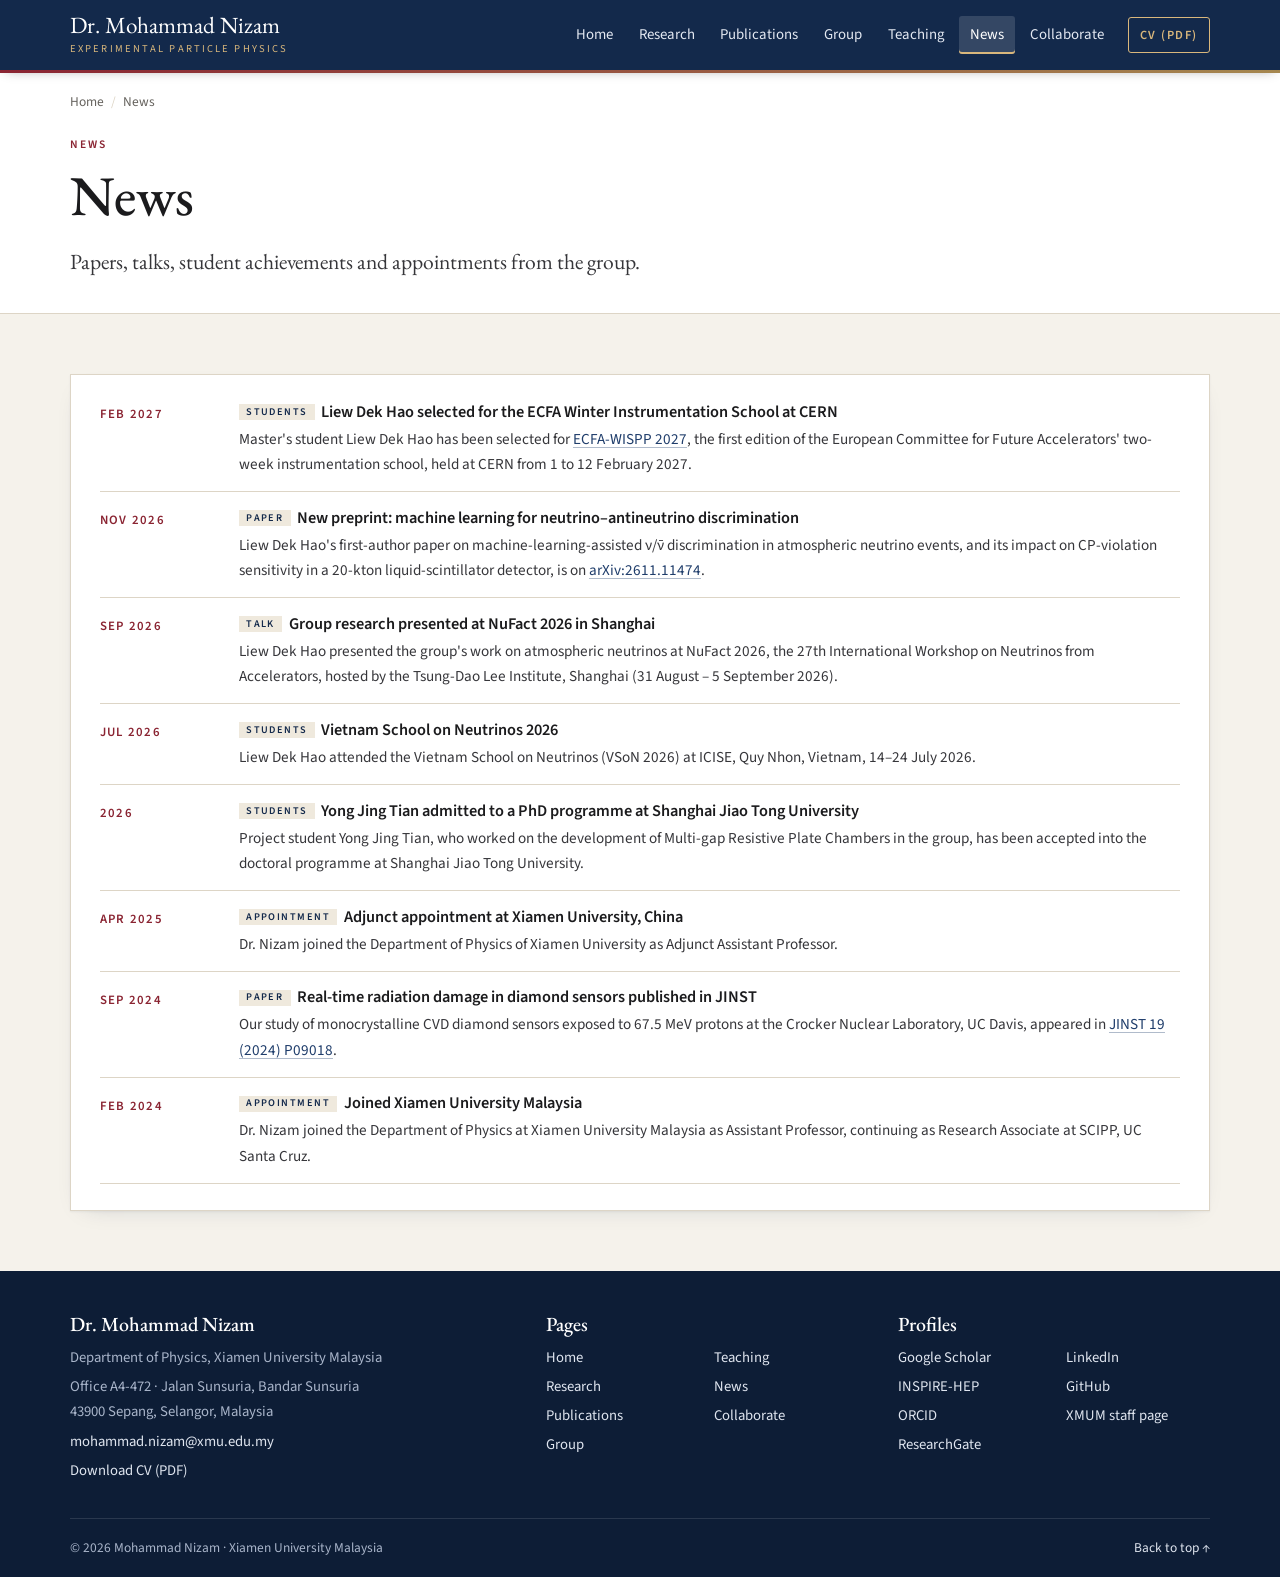
<file: news.html>
<!DOCTYPE html>
<html lang="en">
<head>
  <meta charset="utf-8">
  <meta name="viewport" content="width=device-width, initial-scale=1">
  <title>News — Dr. Mohammad Nizam</title>
  <meta name="description" content="News from Dr. Mohammad Nizam's research group: publications, student achievements, schools, conferences and appointments.">
  <meta name="author" content="Dr. Mohammad Nizam">
  <link rel="canonical" href="https://nizamphys.github.io/news.html">
  <meta name="theme-color" content="#13294b">
  <meta property="og:type" content="profile">
  <meta property="og:title" content="News — Dr. Mohammad Nizam">
  <meta property="og:description" content="News from Dr. Mohammad Nizam's research group: publications, student achievements, schools, conferences and appointments.">
  <meta property="og:url" content="https://nizamphys.github.io/news.html">
  <meta property="og:image" content="https://nizamphys.github.io/assets/img/og-card.jpg">
  <meta name="twitter:card" content="summary_large_image">
  <link rel="icon" href="assets/img/favicon.svg" type="image/svg+xml">
  <link rel="preconnect" href="https://fonts.googleapis.com">
  <link rel="preconnect" href="https://fonts.gstatic.com" crossorigin>
  <link href="https://fonts.googleapis.com/css2?family=EB+Garamond:ital,wght@0,400;0,500;0,600;1,400&amp;family=Source+Sans+3:wght@400;600&amp;display=swap" rel="stylesheet">
  <link rel="stylesheet" href="assets/css/style.css">
</head>
<body>
  <a class="skip" href="#main">Skip to content</a>
  <header class="masthead">
    <div class="wrap masthead__inner">
      <a class="brand" href="index.html">
        <span class="brand__name">Dr. Mohammad Nizam</span>
        <span class="brand__sub">Experimental Particle Physics</span>
      </a>
      <button class="nav__toggle" aria-expanded="false" aria-controls="nav">Menu</button>
      <nav id="nav" class="nav" aria-label="Main">
        <a href="index.html">Home</a>
        <a href="research.html">Research</a>
        <a href="publications.html">Publications</a>
        <a href="group.html">Group</a>
        <a href="teaching.html">Teaching</a>
        <a href="news.html" aria-current="page">News</a>
        <a href="collaborate.html">Collaborate</a>
        <a class="nav__cv" href="assets/cv/Mohammad_Nizam_CV.pdf">CV (PDF)</a>
      </nav>
    </div>
  </header>
  <main id="main">
    <header class="page-head">
      <div class="wrap">
        <nav class="crumbs" aria-label="Breadcrumb"><a href="index.html">Home</a><span aria-hidden="true">/</span><span aria-current="page">News</span></nav>
        <span class="label">News</span>
        <h1>News</h1>
        <p class="lede">Papers, talks, student achievements and appointments from the group.</p>
      </div>
    </header>

    <section class="section">
      <div class="wrap">
        <div class="card" style="padding:1.6rem 1.8rem">
        <ul class="news">
          <li>
            <time>Feb 2027</time>
            <div><h3><span class="cat">Students</span>Liew Dek Hao selected for the ECFA Winter Instrumentation School at CERN</h3><p>Master's student Liew Dek Hao has been selected for <a href="https://indico.cern.ch/e/ECFA-WISPP-2027">ECFA-WISPP 2027</a>, the first edition of the European Committee for Future Accelerators' two-week instrumentation school, held at CERN from 1 to 12 February 2027.</p></div>
          </li>
          <li>
            <time>Nov 2026</time>
            <div><h3><span class="cat">Paper</span>New preprint: machine learning for neutrino–antineutrino discrimination</h3><p>Liew Dek Hao's first-author paper on machine-learning-assisted ν/ν̄ discrimination in atmospheric neutrino events, and its impact on CP-violation sensitivity in a 20-kton liquid-scintillator detector, is on <a href="https://arxiv.org/abs/2611.11474">arXiv:2611.11474</a>.</p></div>
          </li>
          <li>
            <time>Sep 2026</time>
            <div><h3><span class="cat">Talk</span>Group research presented at NuFact 2026 in Shanghai</h3><p>Liew Dek Hao presented the group's work on atmospheric neutrinos at NuFact 2026, the 27th International Workshop on Neutrinos from Accelerators, hosted by the Tsung-Dao Lee Institute, Shanghai (31 August – 5 September 2026).</p></div>
          </li>
          <li>
            <time>Jul 2026</time>
            <div><h3><span class="cat">Students</span>Vietnam School on Neutrinos 2026</h3><p>Liew Dek Hao attended the Vietnam School on Neutrinos (VSoN 2026) at ICISE, Quy Nhon, Vietnam, 14–24 July 2026.</p></div>
          </li>
          <li>
            <time>2026</time>
            <div><h3><span class="cat">Students</span>Yong Jing Tian admitted to a PhD programme at Shanghai Jiao Tong University</h3><p>Project student Yong Jing Tian, who worked on the development of Multi-gap Resistive Plate Chambers in the group, has been accepted into the doctoral programme at Shanghai Jiao Tong University.</p></div>
          </li>
          <li>
            <time>Apr 2025</time>
            <div><h3><span class="cat">Appointment</span>Adjunct appointment at Xiamen University, China</h3><p>Dr. Nizam joined the Department of Physics of Xiamen University as Adjunct Assistant Professor.</p></div>
          </li>
          <li>
            <time>Sep 2024</time>
            <div><h3><span class="cat">Paper</span>Real-time radiation damage in diamond sensors published in JINST</h3><p>Our study of monocrystalline CVD diamond sensors exposed to 67.5 MeV protons at the Crocker Nuclear Laboratory, UC Davis, appeared in <a href="https://doi.org/10.1088/1748-0221/19/09/P09018">JINST 19 (2024) P09018</a>.</p></div>
          </li>
          <li>
            <time>Feb 2024</time>
            <div><h3><span class="cat">Appointment</span>Joined Xiamen University Malaysia</h3><p>Dr. Nizam joined the Department of Physics at Xiamen University Malaysia as Assistant Professor, continuing as Research Associate at SCIPP, UC Santa Cruz.</p></div>
          </li>
        </ul>
        </div>
      </div>
    </section>
  </main>
  <footer class="footer">
    <div class="wrap footer__grid">
      <div>
        <h4>Dr. Mohammad Nizam</h4>
        <p>Department of Physics, Xiamen University Malaysia</p>
        <p>Office A4-472 · Jalan Sunsuria, Bandar Sunsuria<br>43900 Sepang, Selangor, Malaysia</p>
        <p><a href="mailto:mohammad.nizam@xmu.edu.my">mohammad.nizam@xmu.edu.my</a></p>
        <p><a href="assets/cv/Mohammad_Nizam_CV.pdf">Download CV (PDF)</a></p>
      </div>
      <div>
        <h4>Pages</h4>
        <ul class="cols">
          <li><a href="index.html">Home</a></li>
          <li><a href="research.html">Research</a></li>
          <li><a href="publications.html">Publications</a></li>
          <li><a href="group.html">Group</a></li>
          <li><a href="teaching.html">Teaching</a></li>
          <li><a href="news.html">News</a></li>
          <li><a href="collaborate.html">Collaborate</a></li>
        </ul>
      </div>
      <div>
        <h4>Profiles</h4>
        <ul class="cols">
          <li><a href="https://scholar.google.com/citations?user=HrdwcJQAAAAJ&amp;hl=en">Google Scholar</a></li>
          <li><a href="https://inspirehep.net/authors/1844203">INSPIRE-HEP</a></li>
          <li><a href="https://orcid.org/0000-0002-8151-2168">ORCID</a></li>
          <li><a href="https://www.researchgate.net/profile/Mohammad-Nizam">ResearchGate</a></li>
          <li><a href="https://www.linkedin.com/in/nizamphys/">LinkedIn</a></li>
          <li><a href="https://github.com/nizamphys">GitHub</a></li>
          <li><a href="https://www.xmu.edu.my/staff/mohammad-nizam">XMUM staff page</a></li>
        </ul>
      </div>
    </div>
    <div class="wrap footer__base">
      <span>&copy; <span id="year">2026</span> Mohammad Nizam · Xiamen University Malaysia</span>
      <a href="#main">Back to top &uarr;</a>
    </div>
  </footer>
  <a class="to-top" href="#main" aria-label="Back to top">&uarr;</a>
  <script src="assets/js/main.js" defer></script>
</body>
</html>
</file>
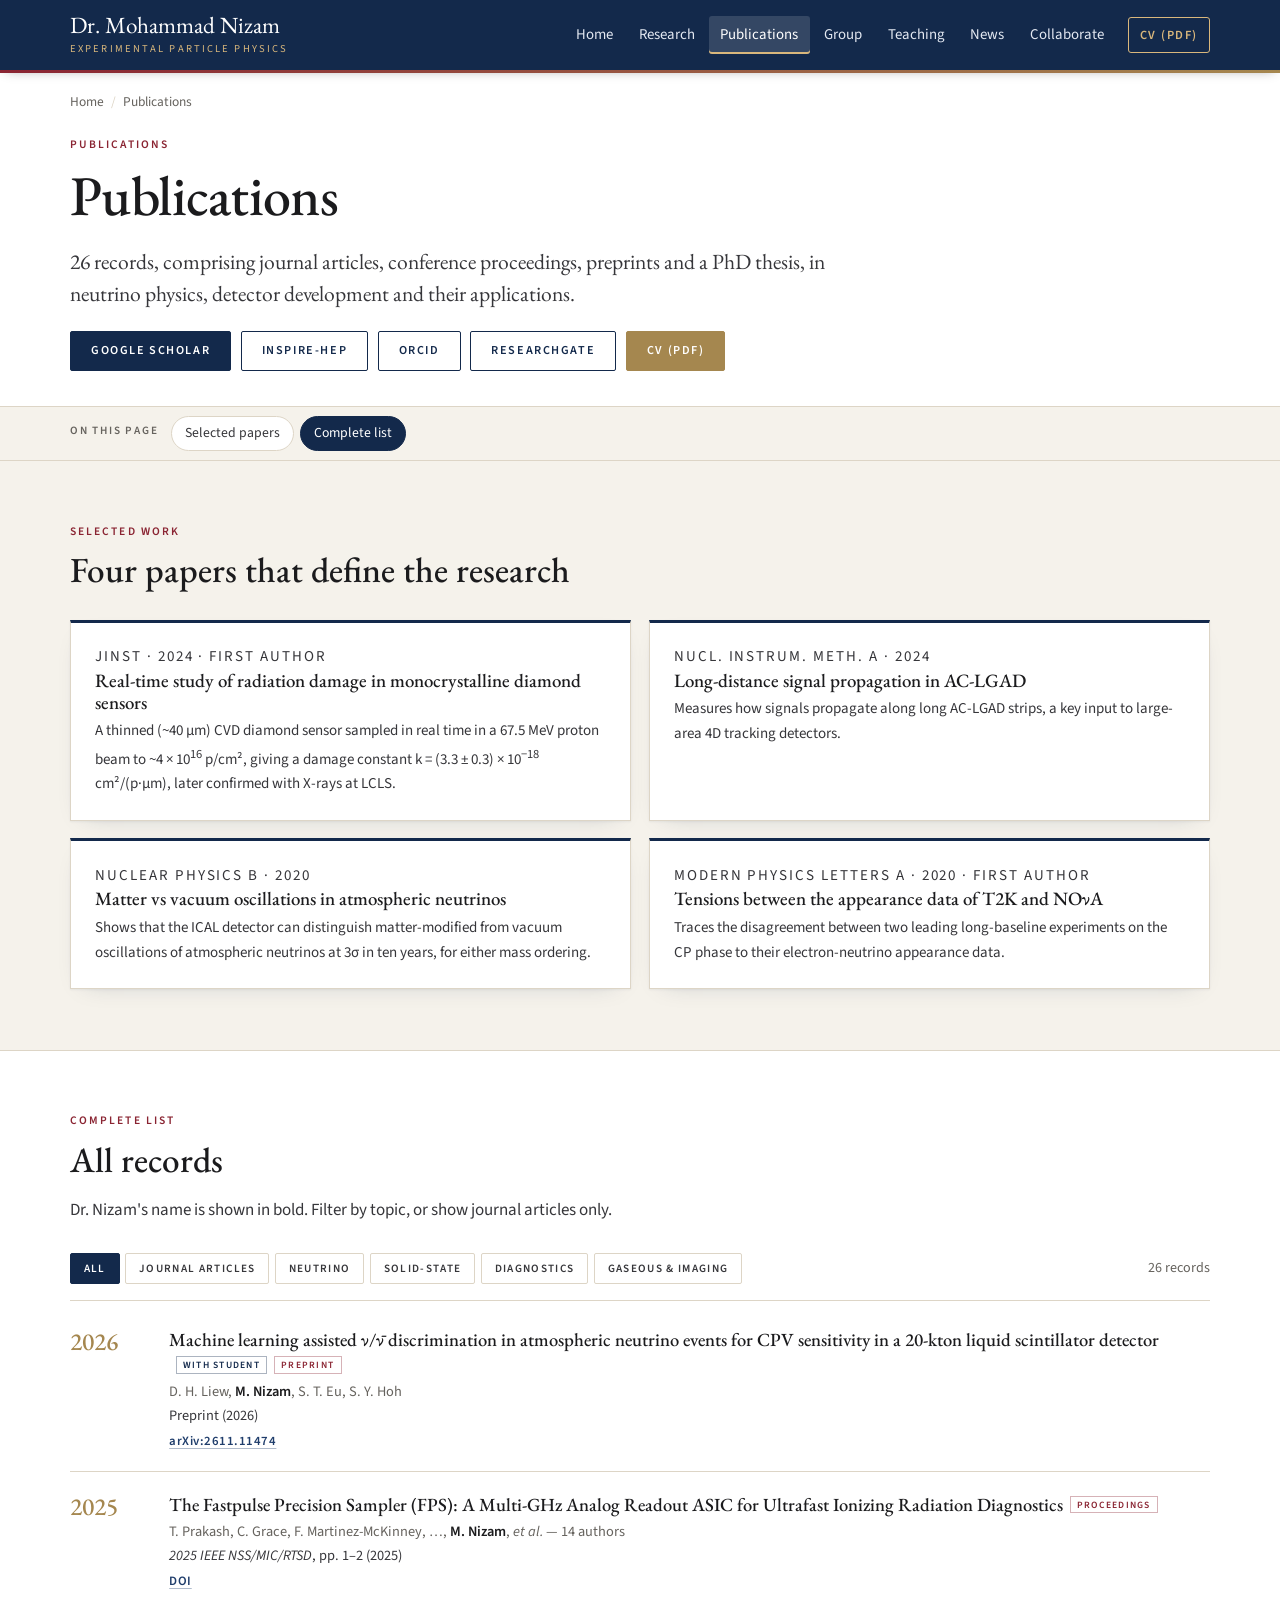
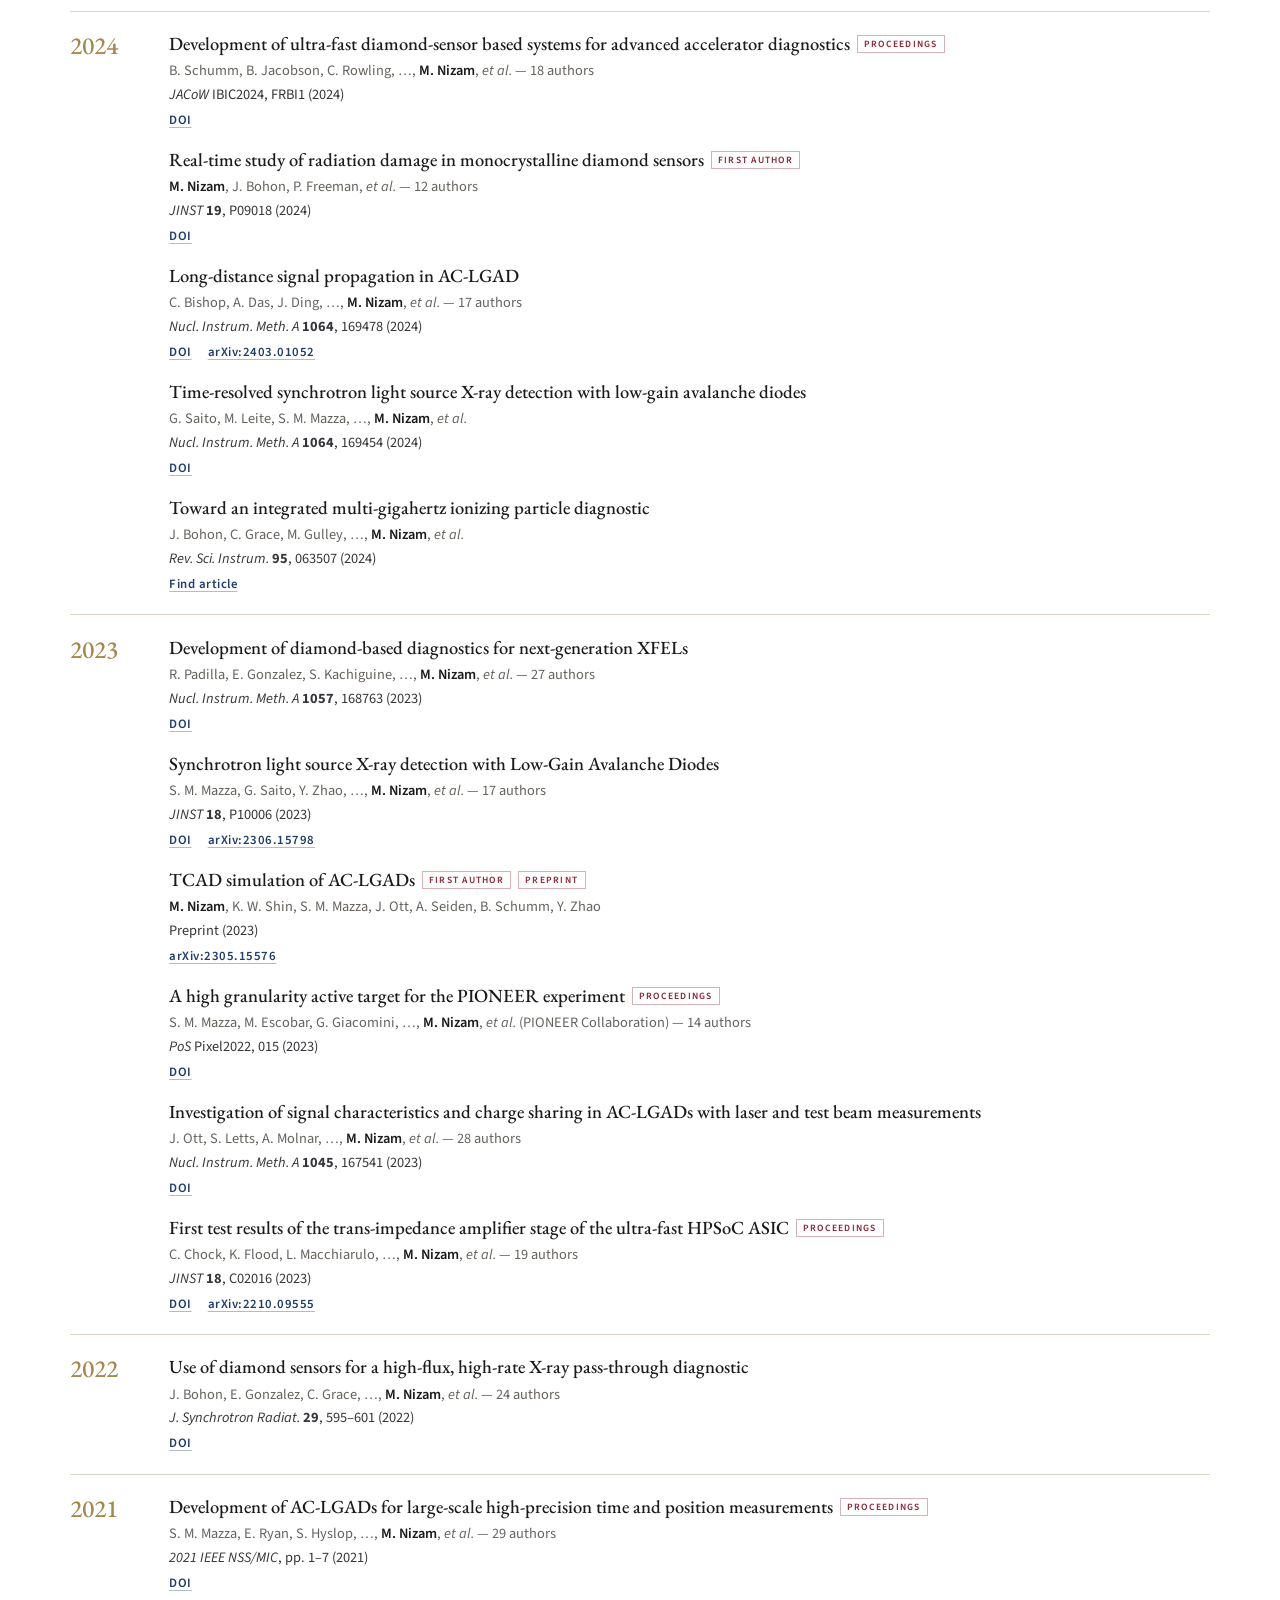
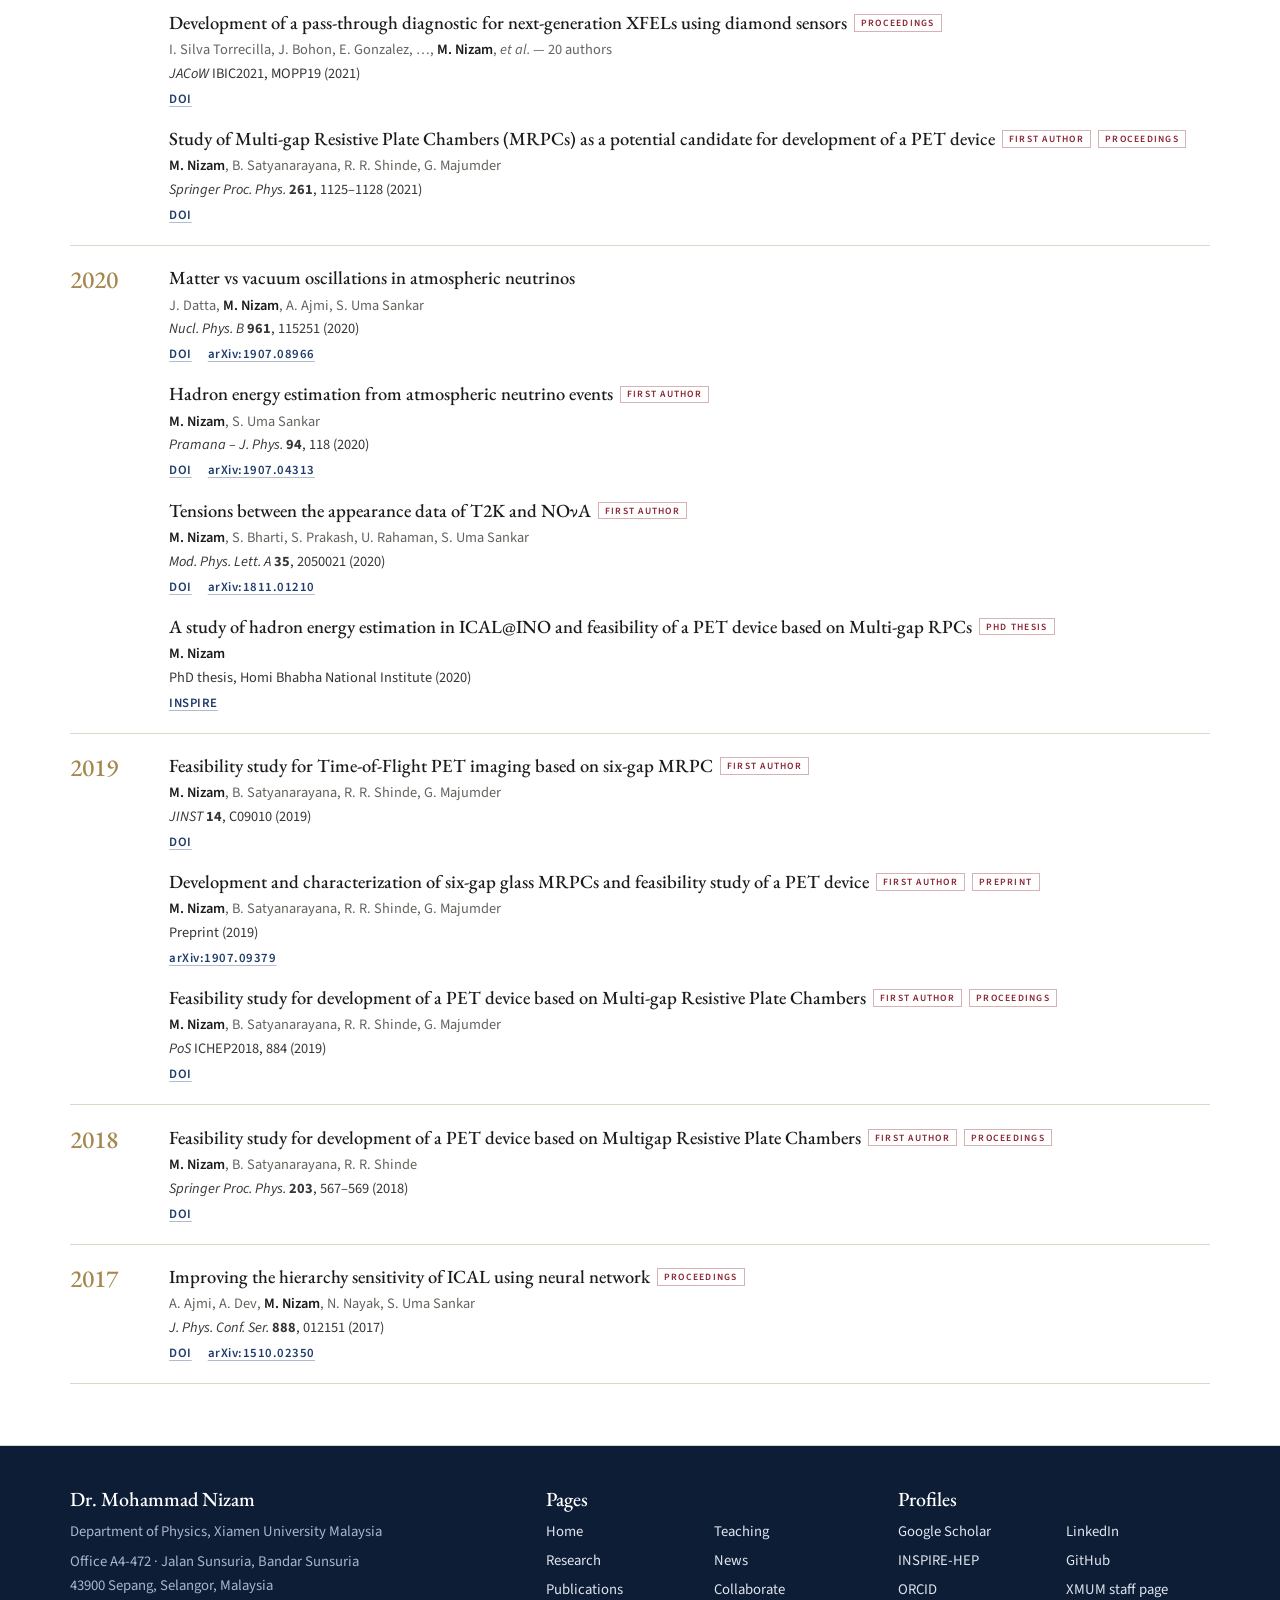
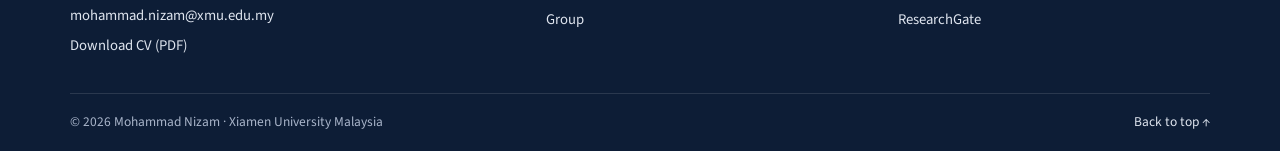
<file: publications.html>
<!DOCTYPE html>
<html lang="en">
<head>
  <meta charset="utf-8">
  <meta name="viewport" content="width=device-width, initial-scale=1">
  <title>Publications — Dr. Mohammad Nizam</title>
  <meta name="description" content="Journal articles, conference proceedings and preprints by Dr. Mohammad Nizam, with links to DOI, arXiv, INSPIRE-HEP, Google Scholar and ORCID.">
  <meta name="author" content="Dr. Mohammad Nizam">
  <link rel="canonical" href="https://nizamphys.github.io/publications.html">
  <meta name="theme-color" content="#13294b">
  <meta property="og:type" content="profile">
  <meta property="og:title" content="Publications — Dr. Mohammad Nizam">
  <meta property="og:description" content="Journal articles, conference proceedings and preprints by Dr. Mohammad Nizam, with links to DOI, arXiv, INSPIRE-HEP, Google Scholar and ORCID.">
  <meta property="og:url" content="https://nizamphys.github.io/publications.html">
  <meta property="og:image" content="https://nizamphys.github.io/assets/img/og-card.jpg">
  <meta name="twitter:card" content="summary_large_image">
  <link rel="icon" href="assets/img/favicon.svg" type="image/svg+xml">
  <link rel="preconnect" href="https://fonts.googleapis.com">
  <link rel="preconnect" href="https://fonts.gstatic.com" crossorigin>
  <link href="https://fonts.googleapis.com/css2?family=EB+Garamond:ital,wght@0,400;0,500;0,600;1,400&amp;family=Source+Sans+3:wght@400;600&amp;display=swap" rel="stylesheet">
  <link rel="stylesheet" href="assets/css/style.css">
</head>
<body>
  <a class="skip" href="#main">Skip to content</a>
  <header class="masthead">
    <div class="wrap masthead__inner">
      <a class="brand" href="index.html">
        <span class="brand__name">Dr. Mohammad Nizam</span>
        <span class="brand__sub">Experimental Particle Physics</span>
      </a>
      <button class="nav__toggle" aria-expanded="false" aria-controls="nav">Menu</button>
      <nav id="nav" class="nav" aria-label="Main">
        <a href="index.html">Home</a>
        <a href="research.html">Research</a>
        <a href="publications.html" aria-current="page">Publications</a>
        <a href="group.html">Group</a>
        <a href="teaching.html">Teaching</a>
        <a href="news.html">News</a>
        <a href="collaborate.html">Collaborate</a>
        <a class="nav__cv" href="assets/cv/Mohammad_Nizam_CV.pdf">CV (PDF)</a>
      </nav>
    </div>
  </header>
  <main id="main">
    <header class="page-head">
      <div class="wrap">
        <nav class="crumbs" aria-label="Breadcrumb"><a href="index.html">Home</a><span aria-hidden="true">/</span><span aria-current="page">Publications</span></nav>
        <span class="label">Publications</span>
        <h1>Publications</h1>
        <p class="lede">26 records, comprising journal articles, conference proceedings, preprints and a PhD thesis, in neutrino physics, detector development and their applications.</p>
        <div class="actions" style="margin-top:1.3rem">
          <a class="btn btn--solid" href="https://scholar.google.com/citations?user=HrdwcJQAAAAJ&amp;hl=en">Google Scholar</a>
          <a class="btn btn--line" href="https://inspirehep.net/authors/1844203">INSPIRE-HEP</a>
          <a class="btn btn--line" href="https://orcid.org/0000-0002-8151-2168">ORCID</a>
          <a class="btn btn--line" href="https://www.researchgate.net/profile/Mohammad-Nizam">ResearchGate</a>
          <a class="btn btn--gold" href="assets/cv/Mohammad_Nizam_CV.pdf">CV (PDF)</a>
        </div>
      </div>
    </header>
    <nav class="subnav" aria-label="On this page">
      <div class="wrap">
        <ul>
          <li class="subnav__title">On this page</li>
          <li><a href="#selected">Selected papers</a></li>
          <li><a href="#list">Complete list</a></li>
        </ul>
      </div>
    </nav>

    <section class="section" id="selected">
      <div class="wrap">
        <div class="section__intro">
          <span class="label">Selected work</span>
          <h2>Four papers that define the research</h2>
        </div>
        <div class="grid-2">
          <article class="card highlight">
            <p class="meta">JINST · 2024 · First author</p>
            <h3><a href="https://doi.org/10.1088/1748-0221/19/09/P09018">Real-time study of radiation damage in monocrystalline diamond sensors</a></h3>
            <p>A thinned (~40 µm) CVD diamond sensor sampled in real time in a 67.5 MeV proton beam to ~4 × 10<sup>16</sup> p/cm², giving a damage constant k = (3.3 ± 0.3) × 10<sup>−18</sup> cm²/(p·µm), later confirmed with X-rays at LCLS.</p>
          </article>
          <article class="card highlight">
            <p class="meta">Nucl. Instrum. Meth. A · 2024</p>
            <h3><a href="https://doi.org/10.1016/j.nima.2024.169478">Long-distance signal propagation in AC-LGAD</a></h3>
            <p>Measures how signals propagate along long AC-LGAD strips, a key input to large-area 4D tracking detectors.</p>
          </article>
          <article class="card highlight">
            <p class="meta">Nuclear Physics B · 2020</p>
            <h3><a href="https://doi.org/10.1016/j.nuclphysb.2020.115251">Matter vs vacuum oscillations in atmospheric neutrinos</a></h3>
            <p>Shows that the ICAL detector can distinguish matter-modified from vacuum oscillations of atmospheric neutrinos at 3σ in ten years, for either mass ordering.</p>
          </article>
          <article class="card highlight">
            <p class="meta">Modern Physics Letters A · 2020 · First author</p>
            <h3><a href="https://doi.org/10.1142/S0217732320500212">Tensions between the appearance data of T2K and NOνA</a></h3>
            <p>Traces the disagreement between two leading long-baseline experiments on the CP phase to their electron-neutrino appearance data.</p>
          </article>
        </div>
      </div>
    </section>

    <section class="section section--white" id="list">
      <div class="wrap">
        <div class="section__intro">
          <span class="label">Complete list</span>
          <h2>All records</h2>
          <p>Dr. Nizam's name is shown in bold. Filter by topic, or show journal articles only.</p>
        </div>
        <div class="pub-tools">
          <div class="filters" role="group" aria-label="Filter publications">
            <button class="filter is-active" data-filter="all" aria-pressed="true">All</button>
            <button class="filter" data-filter="journal" aria-pressed="false">Journal articles</button>
            <button class="filter" data-filter="neutrino" aria-pressed="false">Neutrino</button>
            <button class="filter" data-filter="solidstate" aria-pressed="false">Solid-state</button>
            <button class="filter" data-filter="diagnostics" aria-pressed="false">Diagnostics</button>
            <button class="filter" data-filter="gaseous" aria-pressed="false">Gaseous &amp; imaging</button>
          </div>
          <span class="pub-count" aria-live="polite">26 records</span>
        </div>
        <div class="year-group">
          <h3>2026</h3>
          <ol class="publist">
            <li class="pub" data-theme="neutrino" data-type="preprint">
              <h4 class="pub__title">Machine learning assisted ν/ν̄ discrimination in atmospheric neutrino events for CPV sensitivity in a 20-kton liquid scintillator detector<span class="tag tag--stu">With student</span><span class="tag">Preprint</span></h4>
              <p class="pub__authors">D. H. Liew, <b>M. Nizam</b>, S. T. Eu, S. Y. Hoh</p>
              <p class="pub__venue">Preprint (2026)</p>
              <p class="pub__links"><a href="https://arxiv.org/abs/2611.11474">arXiv:2611.11474</a></p>
            </li>
          </ol>
        </div>
        <div class="year-group">
          <h3>2025</h3>
          <ol class="publist">
            <li class="pub" data-theme="diagnostics" data-type="conference">
              <h4 class="pub__title">The Fastpulse Precision Sampler (FPS): A Multi-GHz Analog Readout ASIC for Ultrafast Ionizing Radiation Diagnostics<span class="tag">Proceedings</span></h4>
              <p class="pub__authors">T. Prakash, C. Grace, F. Martinez-McKinney, …, <b>M. Nizam</b>, <i>et al.</i> — 14 authors</p>
              <p class="pub__venue"><i>2025 IEEE NSS/MIC/RTSD</i>, pp. 1–2 (2025)</p>
              <p class="pub__links"><a href="https://doi.org/10.1109/nss/mic/rtsd57106.2025.11287267">DOI</a></p>
            </li>
          </ol>
        </div>
        <div class="year-group">
          <h3>2024</h3>
          <ol class="publist">
            <li class="pub" data-theme="diagnostics" data-type="conference">
              <h4 class="pub__title">Development of ultra-fast diamond-sensor based systems for advanced accelerator diagnostics<span class="tag">Proceedings</span></h4>
              <p class="pub__authors">B. Schumm, B. Jacobson, C. Rowling, …, <b>M. Nizam</b>, <i>et al.</i> — 18 authors</p>
              <p class="pub__venue"><i>JACoW</i> IBIC2024, FRBI1 (2024)</p>
              <p class="pub__links"><a href="https://doi.org/10.18429/JACoW-IBIC2024-FRBI1">DOI</a></p>
            </li>
            <li class="pub" data-theme="solidstate" data-type="journal">
              <h4 class="pub__title">Real-time study of radiation damage in monocrystalline diamond sensors<span class="tag">First author</span></h4>
              <p class="pub__authors"><b>M. Nizam</b>, J. Bohon, P. Freeman, <i>et al.</i> — 12 authors</p>
              <p class="pub__venue"><i>JINST</i> <b>19</b>, P09018 (2024)</p>
              <p class="pub__links"><a href="https://doi.org/10.1088/1748-0221/19/09/P09018">DOI</a></p>
            </li>
            <li class="pub" data-theme="solidstate" data-type="journal">
              <h4 class="pub__title">Long-distance signal propagation in AC-LGAD</h4>
              <p class="pub__authors">C. Bishop, A. Das, J. Ding, …, <b>M. Nizam</b>, <i>et al.</i> — 17 authors</p>
              <p class="pub__venue"><i>Nucl. Instrum. Meth. A</i> <b>1064</b>, 169478 (2024)</p>
              <p class="pub__links"><a href="https://doi.org/10.1016/j.nima.2024.169478">DOI</a> <a href="https://arxiv.org/abs/2403.01052">arXiv:2403.01052</a></p>
            </li>
            <li class="pub" data-theme="solidstate" data-type="journal">
              <h4 class="pub__title">Time-resolved synchrotron light source X-ray detection with low-gain avalanche diodes</h4>
              <p class="pub__authors">G. Saito, M. Leite, S. M. Mazza, …, <b>M. Nizam</b>, <i>et al.</i></p>
              <p class="pub__venue"><i>Nucl. Instrum. Meth. A</i> <b>1064</b>, 169454 (2024)</p>
              <p class="pub__links"><a href="https://doi.org/10.1016/j.nima.2024.169454">DOI</a></p>
            </li>
            <li class="pub" data-theme="diagnostics" data-type="journal">
              <h4 class="pub__title">Toward an integrated multi-gigahertz ionizing particle diagnostic</h4>
              <p class="pub__authors">J. Bohon, C. Grace, M. Gulley, …, <b>M. Nizam</b>, <i>et al.</i></p>
              <p class="pub__venue"><i>Rev. Sci. Instrum.</i> <b>95</b>, 063507 (2024)</p>
              <p class="pub__links"><a href="https://scholar.google.com/scholar?q=%22Toward+an+integrated+multi-gigahertz+ionizing+particle+diagnostic%22">Find article</a></p>
            </li>
          </ol>
        </div>
        <div class="year-group">
          <h3>2023</h3>
          <ol class="publist">
            <li class="pub" data-theme="diagnostics" data-type="journal">
              <h4 class="pub__title">Development of diamond-based diagnostics for next-generation XFELs</h4>
              <p class="pub__authors">R. Padilla, E. Gonzalez, S. Kachiguine, …, <b>M. Nizam</b>, <i>et al.</i> — 27 authors</p>
              <p class="pub__venue"><i>Nucl. Instrum. Meth. A</i> <b>1057</b>, 168763 (2023)</p>
              <p class="pub__links"><a href="https://doi.org/10.1016/j.nima.2023.168763">DOI</a></p>
            </li>
            <li class="pub" data-theme="solidstate" data-type="journal">
              <h4 class="pub__title">Synchrotron light source X-ray detection with Low-Gain Avalanche Diodes</h4>
              <p class="pub__authors">S. M. Mazza, G. Saito, Y. Zhao, …, <b>M. Nizam</b>, <i>et al.</i> — 17 authors</p>
              <p class="pub__venue"><i>JINST</i> <b>18</b>, P10006 (2023)</p>
              <p class="pub__links"><a href="https://doi.org/10.1088/1748-0221/18/10/P10006">DOI</a> <a href="https://arxiv.org/abs/2306.15798">arXiv:2306.15798</a></p>
            </li>
            <li class="pub" data-theme="solidstate" data-type="preprint">
              <h4 class="pub__title">TCAD simulation of AC-LGADs<span class="tag">First author</span><span class="tag">Preprint</span></h4>
              <p class="pub__authors"><b>M. Nizam</b>, K. W. Shin, S. M. Mazza, J. Ott, A. Seiden, B. Schumm, Y. Zhao</p>
              <p class="pub__venue">Preprint (2023)</p>
              <p class="pub__links"><a href="https://arxiv.org/abs/2305.15576">arXiv:2305.15576</a></p>
            </li>
            <li class="pub" data-theme="solidstate" data-type="conference">
              <h4 class="pub__title">A high granularity active target for the PIONEER experiment<span class="tag">Proceedings</span></h4>
              <p class="pub__authors">S. M. Mazza, M. Escobar, G. Giacomini, …, <b>M. Nizam</b>, <i>et al.</i> (PIONEER Collaboration) — 14 authors</p>
              <p class="pub__venue"><i>PoS</i> Pixel2022, 015 (2023)</p>
              <p class="pub__links"><a href="https://doi.org/10.22323/1.420.0015">DOI</a></p>
            </li>
            <li class="pub" data-theme="solidstate" data-type="journal">
              <h4 class="pub__title">Investigation of signal characteristics and charge sharing in AC-LGADs with laser and test beam measurements</h4>
              <p class="pub__authors">J. Ott, S. Letts, A. Molnar, …, <b>M. Nizam</b>, <i>et al.</i> — 28 authors</p>
              <p class="pub__venue"><i>Nucl. Instrum. Meth. A</i> <b>1045</b>, 167541 (2023)</p>
              <p class="pub__links"><a href="https://doi.org/10.1016/j.nima.2022.167541">DOI</a></p>
            </li>
            <li class="pub" data-theme="solidstate" data-type="conference">
              <h4 class="pub__title">First test results of the trans-impedance amplifier stage of the ultra-fast HPSoC ASIC<span class="tag">Proceedings</span></h4>
              <p class="pub__authors">C. Chock, K. Flood, L. Macchiarulo, …, <b>M. Nizam</b>, <i>et al.</i> — 19 authors</p>
              <p class="pub__venue"><i>JINST</i> <b>18</b>, C02016 (2023)</p>
              <p class="pub__links"><a href="https://doi.org/10.1088/1748-0221/18/02/C02016">DOI</a> <a href="https://arxiv.org/abs/2210.09555">arXiv:2210.09555</a></p>
            </li>
          </ol>
        </div>
        <div class="year-group">
          <h3>2022</h3>
          <ol class="publist">
            <li class="pub" data-theme="diagnostics" data-type="journal">
              <h4 class="pub__title">Use of diamond sensors for a high-flux, high-rate X-ray pass-through diagnostic</h4>
              <p class="pub__authors">J. Bohon, E. Gonzalez, C. Grace, …, <b>M. Nizam</b>, <i>et al.</i> — 24 authors</p>
              <p class="pub__venue"><i>J. Synchrotron Radiat.</i> <b>29</b>, 595–601 (2022)</p>
              <p class="pub__links"><a href="https://doi.org/10.1107/S1600577522003022">DOI</a></p>
            </li>
          </ol>
        </div>
        <div class="year-group">
          <h3>2021</h3>
          <ol class="publist">
            <li class="pub" data-theme="solidstate" data-type="conference">
              <h4 class="pub__title">Development of AC-LGADs for large-scale high-precision time and position measurements<span class="tag">Proceedings</span></h4>
              <p class="pub__authors">S. M. Mazza, E. Ryan, S. Hyslop, …, <b>M. Nizam</b>, <i>et al.</i> — 29 authors</p>
              <p class="pub__venue"><i>2021 IEEE NSS/MIC</i>, pp. 1–7 (2021)</p>
              <p class="pub__links"><a href="https://doi.org/10.1109/NSS/MIC44867.2021.9875583">DOI</a></p>
            </li>
            <li class="pub" data-theme="diagnostics" data-type="conference">
              <h4 class="pub__title">Development of a pass-through diagnostic for next-generation XFELs using diamond sensors<span class="tag">Proceedings</span></h4>
              <p class="pub__authors">I. Silva Torrecilla, J. Bohon, E. Gonzalez, …, <b>M. Nizam</b>, <i>et al.</i> — 20 authors</p>
              <p class="pub__venue"><i>JACoW</i> IBIC2021, MOPP19 (2021)</p>
              <p class="pub__links"><a href="https://doi.org/10.18429/JACoW-IBIC2021-MOPP19">DOI</a></p>
            </li>
            <li class="pub" data-theme="gaseous" data-type="conference">
              <h4 class="pub__title">Study of Multi-gap Resistive Plate Chambers (MRPCs) as a potential candidate for development of a PET device<span class="tag">First author</span><span class="tag">Proceedings</span></h4>
              <p class="pub__authors"><b>M. Nizam</b>, B. Satyanarayana, R. R. Shinde, G. Majumder</p>
              <p class="pub__venue"><i>Springer Proc. Phys.</i> <b>261</b>, 1125–1128 (2021)</p>
              <p class="pub__links"><a href="https://doi.org/10.1007/978-981-33-4408-2_167">DOI</a></p>
            </li>
          </ol>
        </div>
        <div class="year-group">
          <h3>2020</h3>
          <ol class="publist">
            <li class="pub" data-theme="neutrino" data-type="journal">
              <h4 class="pub__title">Matter vs vacuum oscillations in atmospheric neutrinos</h4>
              <p class="pub__authors">J. Datta, <b>M. Nizam</b>, A. Ajmi, S. Uma Sankar</p>
              <p class="pub__venue"><i>Nucl. Phys. B</i> <b>961</b>, 115251 (2020)</p>
              <p class="pub__links"><a href="https://doi.org/10.1016/j.nuclphysb.2020.115251">DOI</a> <a href="https://arxiv.org/abs/1907.08966">arXiv:1907.08966</a></p>
            </li>
            <li class="pub" data-theme="neutrino" data-type="journal">
              <h4 class="pub__title">Hadron energy estimation from atmospheric neutrino events<span class="tag">First author</span></h4>
              <p class="pub__authors"><b>M. Nizam</b>, S. Uma Sankar</p>
              <p class="pub__venue"><i>Pramana – J. Phys.</i> <b>94</b>, 118 (2020)</p>
              <p class="pub__links"><a href="https://doi.org/10.1007/s12043-020-01986-x">DOI</a> <a href="https://arxiv.org/abs/1907.04313">arXiv:1907.04313</a></p>
            </li>
            <li class="pub" data-theme="neutrino" data-type="journal">
              <h4 class="pub__title">Tensions between the appearance data of T2K and NOνA<span class="tag">First author</span></h4>
              <p class="pub__authors"><b>M. Nizam</b>, S. Bharti, S. Prakash, U. Rahaman, S. Uma Sankar</p>
              <p class="pub__venue"><i>Mod. Phys. Lett. A</i> <b>35</b>, 2050021 (2020)</p>
              <p class="pub__links"><a href="https://doi.org/10.1142/S0217732320500212">DOI</a> <a href="https://arxiv.org/abs/1811.01210">arXiv:1811.01210</a></p>
            </li>
            <li class="pub" data-theme="neutrino" data-type="thesis">
              <h4 class="pub__title">A study of hadron energy estimation in ICAL@INO and feasibility of a PET device based on Multi-gap RPCs<span class="tag">PhD thesis</span></h4>
              <p class="pub__authors"><b>M. Nizam</b></p>
              <p class="pub__venue">PhD thesis, Homi Bhabha National Institute (2020)</p>
              <p class="pub__links"><a href="https://inspirehep.net/authors/1844203">INSPIRE</a></p>
            </li>
          </ol>
        </div>
        <div class="year-group">
          <h3>2019</h3>
          <ol class="publist">
            <li class="pub" data-theme="gaseous" data-type="journal">
              <h4 class="pub__title">Feasibility study for Time-of-Flight PET imaging based on six-gap MRPC<span class="tag">First author</span></h4>
              <p class="pub__authors"><b>M. Nizam</b>, B. Satyanarayana, R. R. Shinde, G. Majumder</p>
              <p class="pub__venue"><i>JINST</i> <b>14</b>, C09010 (2019)</p>
              <p class="pub__links"><a href="https://doi.org/10.1088/1748-0221/14/09/C09010">DOI</a></p>
            </li>
            <li class="pub" data-theme="gaseous" data-type="preprint">
              <h4 class="pub__title">Development and characterization of six-gap glass MRPCs and feasibility study of a PET device<span class="tag">First author</span><span class="tag">Preprint</span></h4>
              <p class="pub__authors"><b>M. Nizam</b>, B. Satyanarayana, R. R. Shinde, G. Majumder</p>
              <p class="pub__venue">Preprint (2019)</p>
              <p class="pub__links"><a href="https://arxiv.org/abs/1907.09379">arXiv:1907.09379</a></p>
            </li>
            <li class="pub" data-theme="gaseous" data-type="conference">
              <h4 class="pub__title">Feasibility study for development of a PET device based on Multi-gap Resistive Plate Chambers<span class="tag">First author</span><span class="tag">Proceedings</span></h4>
              <p class="pub__authors"><b>M. Nizam</b>, B. Satyanarayana, R. R. Shinde, G. Majumder</p>
              <p class="pub__venue"><i>PoS</i> ICHEP2018, 884 (2019)</p>
              <p class="pub__links"><a href="https://doi.org/10.22323/1.340.0884">DOI</a></p>
            </li>
          </ol>
        </div>
        <div class="year-group">
          <h3>2018</h3>
          <ol class="publist">
            <li class="pub" data-theme="gaseous" data-type="conference">
              <h4 class="pub__title">Feasibility study for development of a PET device based on Multigap Resistive Plate Chambers<span class="tag">First author</span><span class="tag">Proceedings</span></h4>
              <p class="pub__authors"><b>M. Nizam</b>, B. Satyanarayana, R. R. Shinde</p>
              <p class="pub__venue"><i>Springer Proc. Phys.</i> <b>203</b>, 567–569 (2018)</p>
              <p class="pub__links"><a href="https://doi.org/10.1007/978-3-319-73171-1_133">DOI</a></p>
            </li>
          </ol>
        </div>
        <div class="year-group">
          <h3>2017</h3>
          <ol class="publist">
            <li class="pub" data-theme="neutrino" data-type="conference">
              <h4 class="pub__title">Improving the hierarchy sensitivity of ICAL using neural network<span class="tag">Proceedings</span></h4>
              <p class="pub__authors">A. Ajmi, A. Dev, <b>M. Nizam</b>, N. Nayak, S. Uma Sankar</p>
              <p class="pub__venue"><i>J. Phys. Conf. Ser.</i> <b>888</b>, 012151 (2017)</p>
              <p class="pub__links"><a href="https://doi.org/10.1088/1742-6596/888/1/012151">DOI</a> <a href="https://arxiv.org/abs/1510.02350">arXiv:1510.02350</a></p>
            </li>
          </ol>
        </div>
      </div>
    </section>
  </main>
  <footer class="footer">
    <div class="wrap footer__grid">
      <div>
        <h4>Dr. Mohammad Nizam</h4>
        <p>Department of Physics, Xiamen University Malaysia</p>
        <p>Office A4-472 · Jalan Sunsuria, Bandar Sunsuria<br>43900 Sepang, Selangor, Malaysia</p>
        <p><a href="mailto:mohammad.nizam@xmu.edu.my">mohammad.nizam@xmu.edu.my</a></p>
        <p><a href="assets/cv/Mohammad_Nizam_CV.pdf">Download CV (PDF)</a></p>
      </div>
      <div>
        <h4>Pages</h4>
        <ul class="cols">
          <li><a href="index.html">Home</a></li>
          <li><a href="research.html">Research</a></li>
          <li><a href="publications.html">Publications</a></li>
          <li><a href="group.html">Group</a></li>
          <li><a href="teaching.html">Teaching</a></li>
          <li><a href="news.html">News</a></li>
          <li><a href="collaborate.html">Collaborate</a></li>
        </ul>
      </div>
      <div>
        <h4>Profiles</h4>
        <ul class="cols">
          <li><a href="https://scholar.google.com/citations?user=HrdwcJQAAAAJ&amp;hl=en">Google Scholar</a></li>
          <li><a href="https://inspirehep.net/authors/1844203">INSPIRE-HEP</a></li>
          <li><a href="https://orcid.org/0000-0002-8151-2168">ORCID</a></li>
          <li><a href="https://www.researchgate.net/profile/Mohammad-Nizam">ResearchGate</a></li>
          <li><a href="https://www.linkedin.com/in/nizamphys/">LinkedIn</a></li>
          <li><a href="https://github.com/nizamphys">GitHub</a></li>
          <li><a href="https://www.xmu.edu.my/staff/mohammad-nizam">XMUM staff page</a></li>
        </ul>
      </div>
    </div>
    <div class="wrap footer__base">
      <span>&copy; <span id="year">2026</span> Mohammad Nizam · Xiamen University Malaysia</span>
      <a href="#main">Back to top &uarr;</a>
    </div>
  </footer>
  <a class="to-top" href="#main" aria-label="Back to top">&uarr;</a>
  <script src="assets/js/main.js" defer></script>
</body>
</html>
</file>
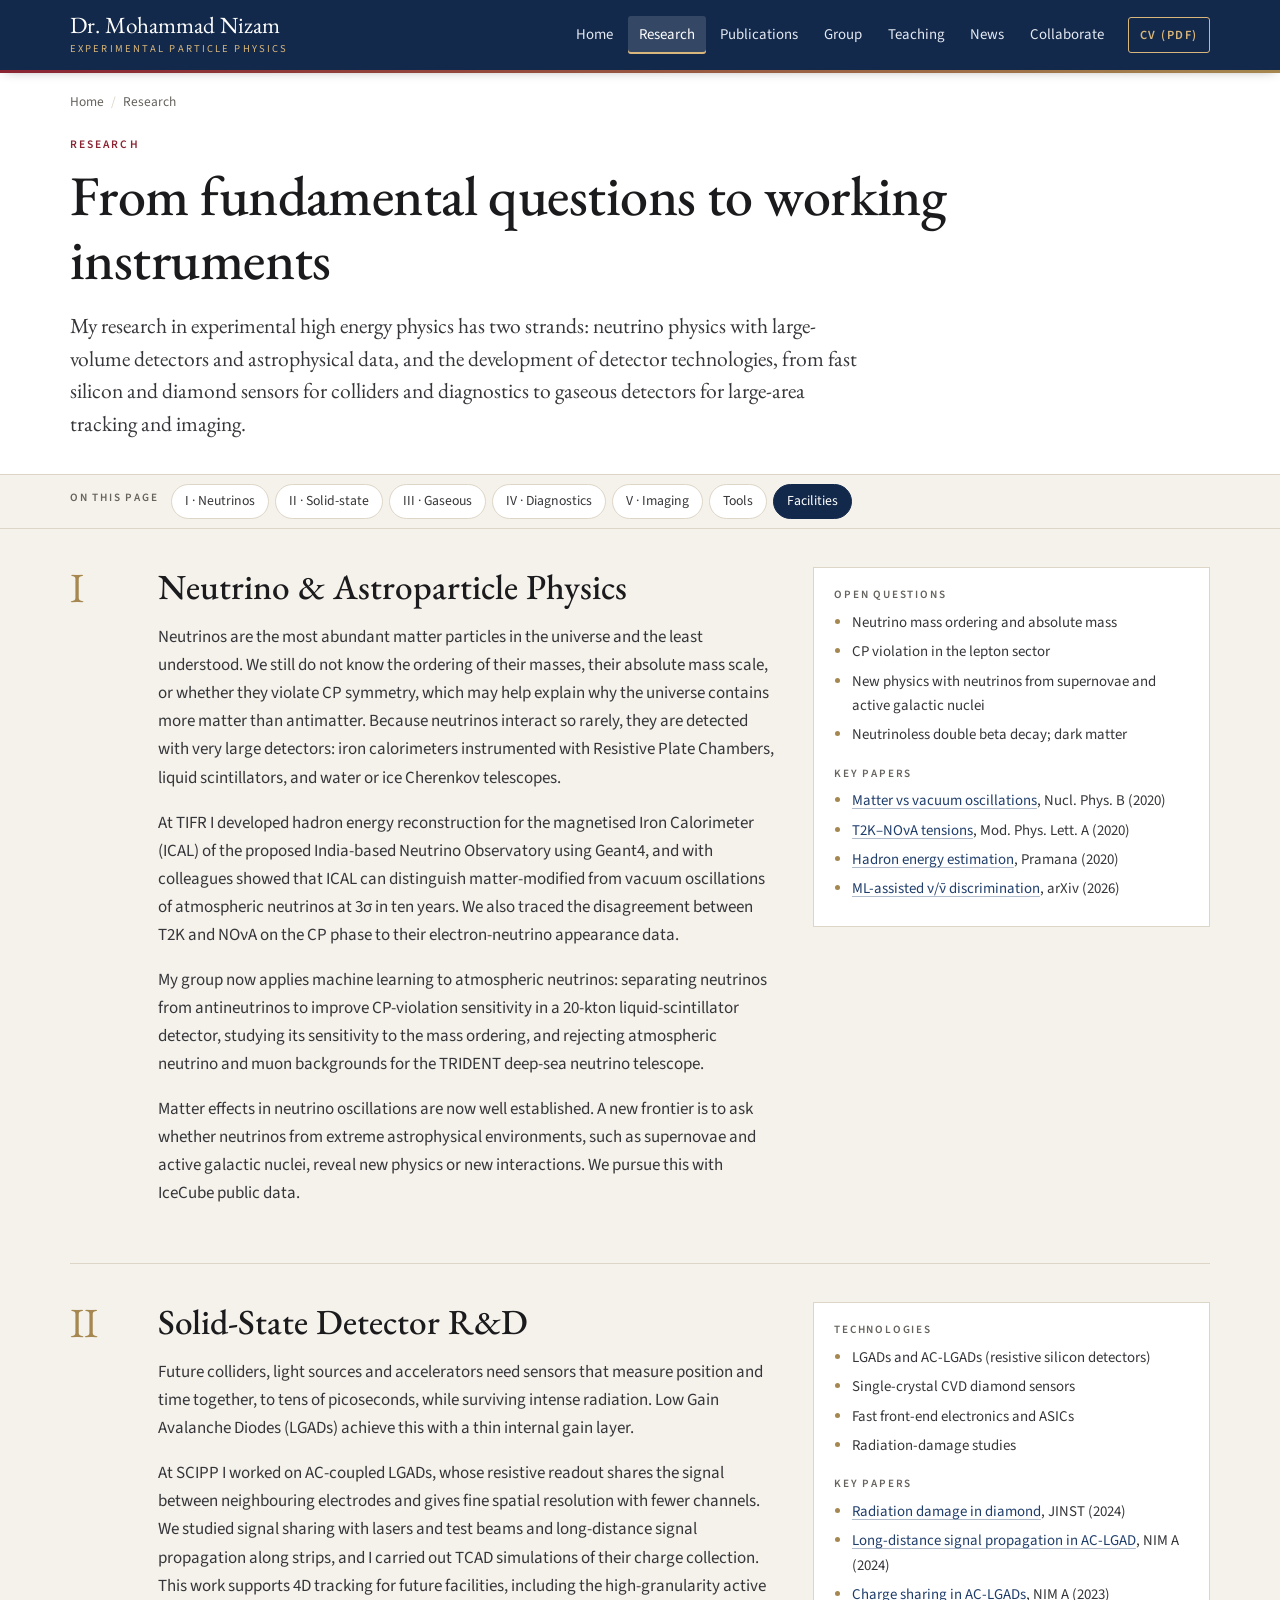
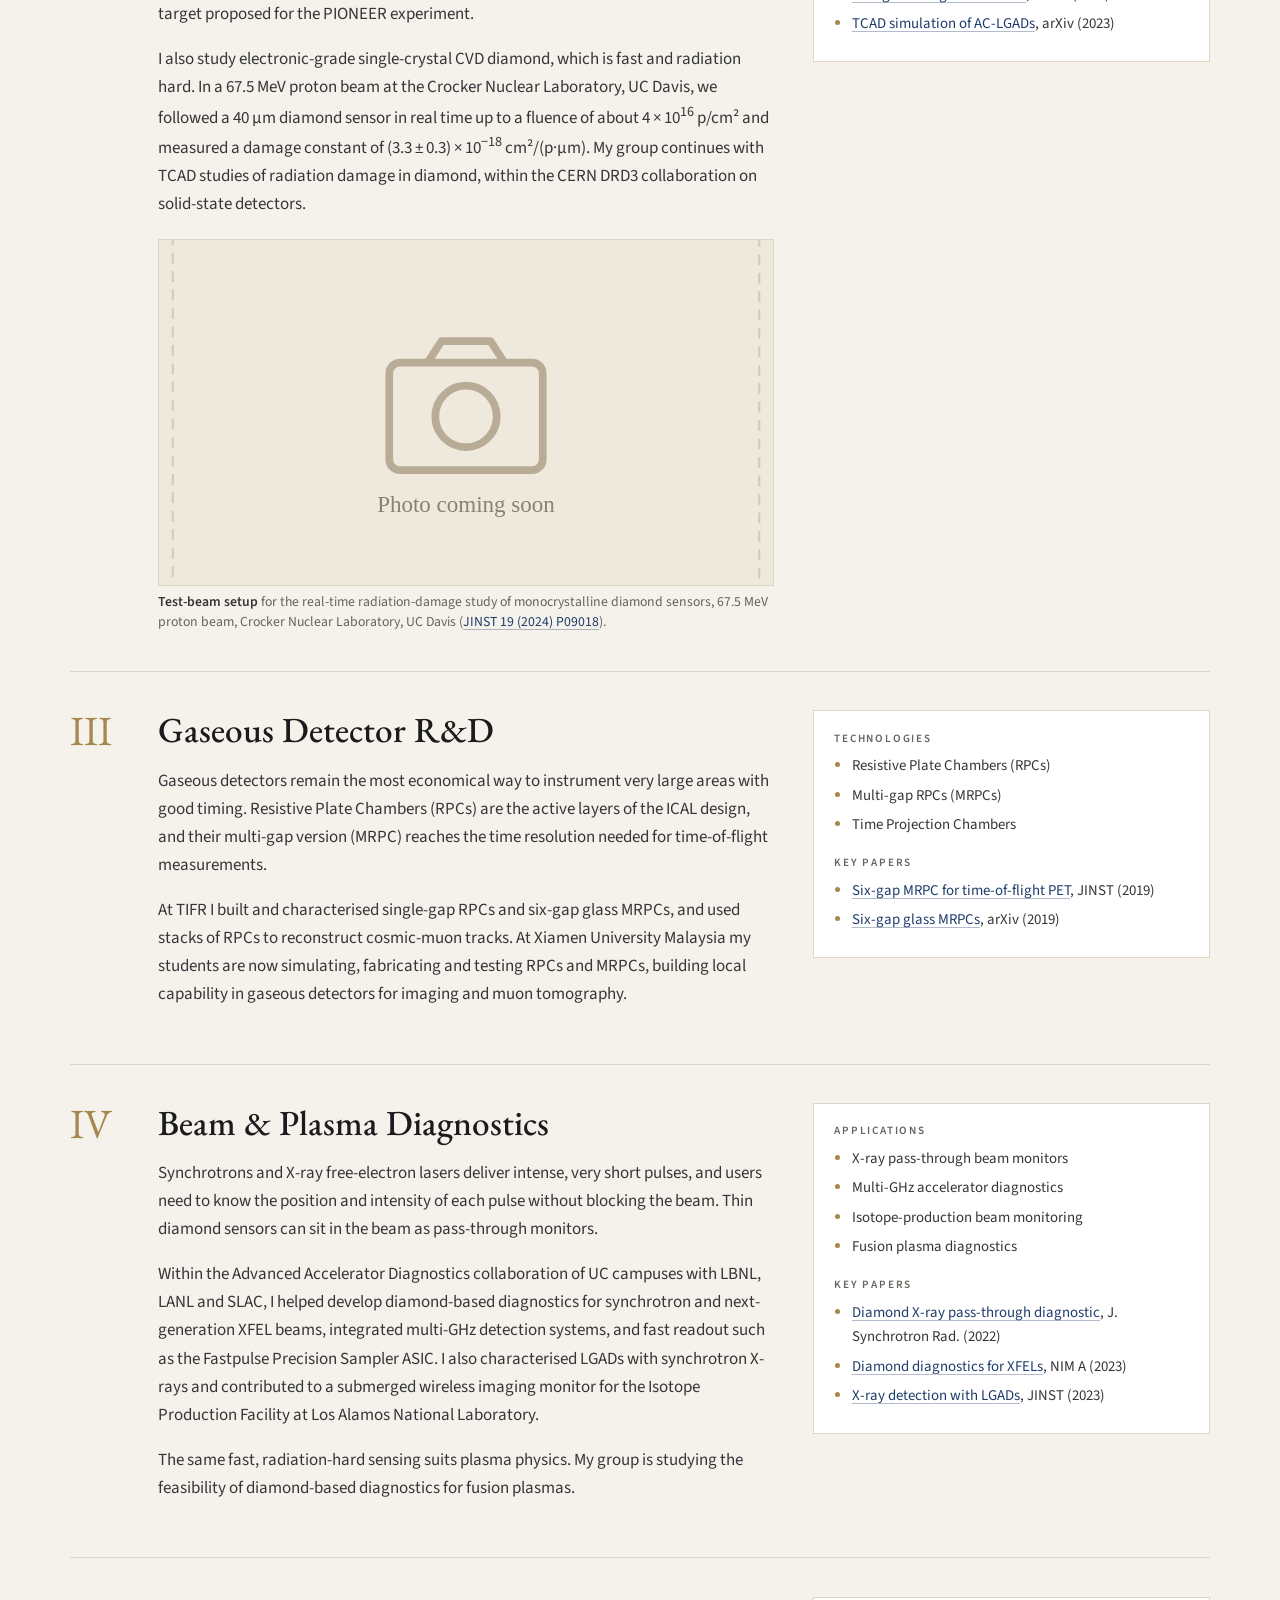
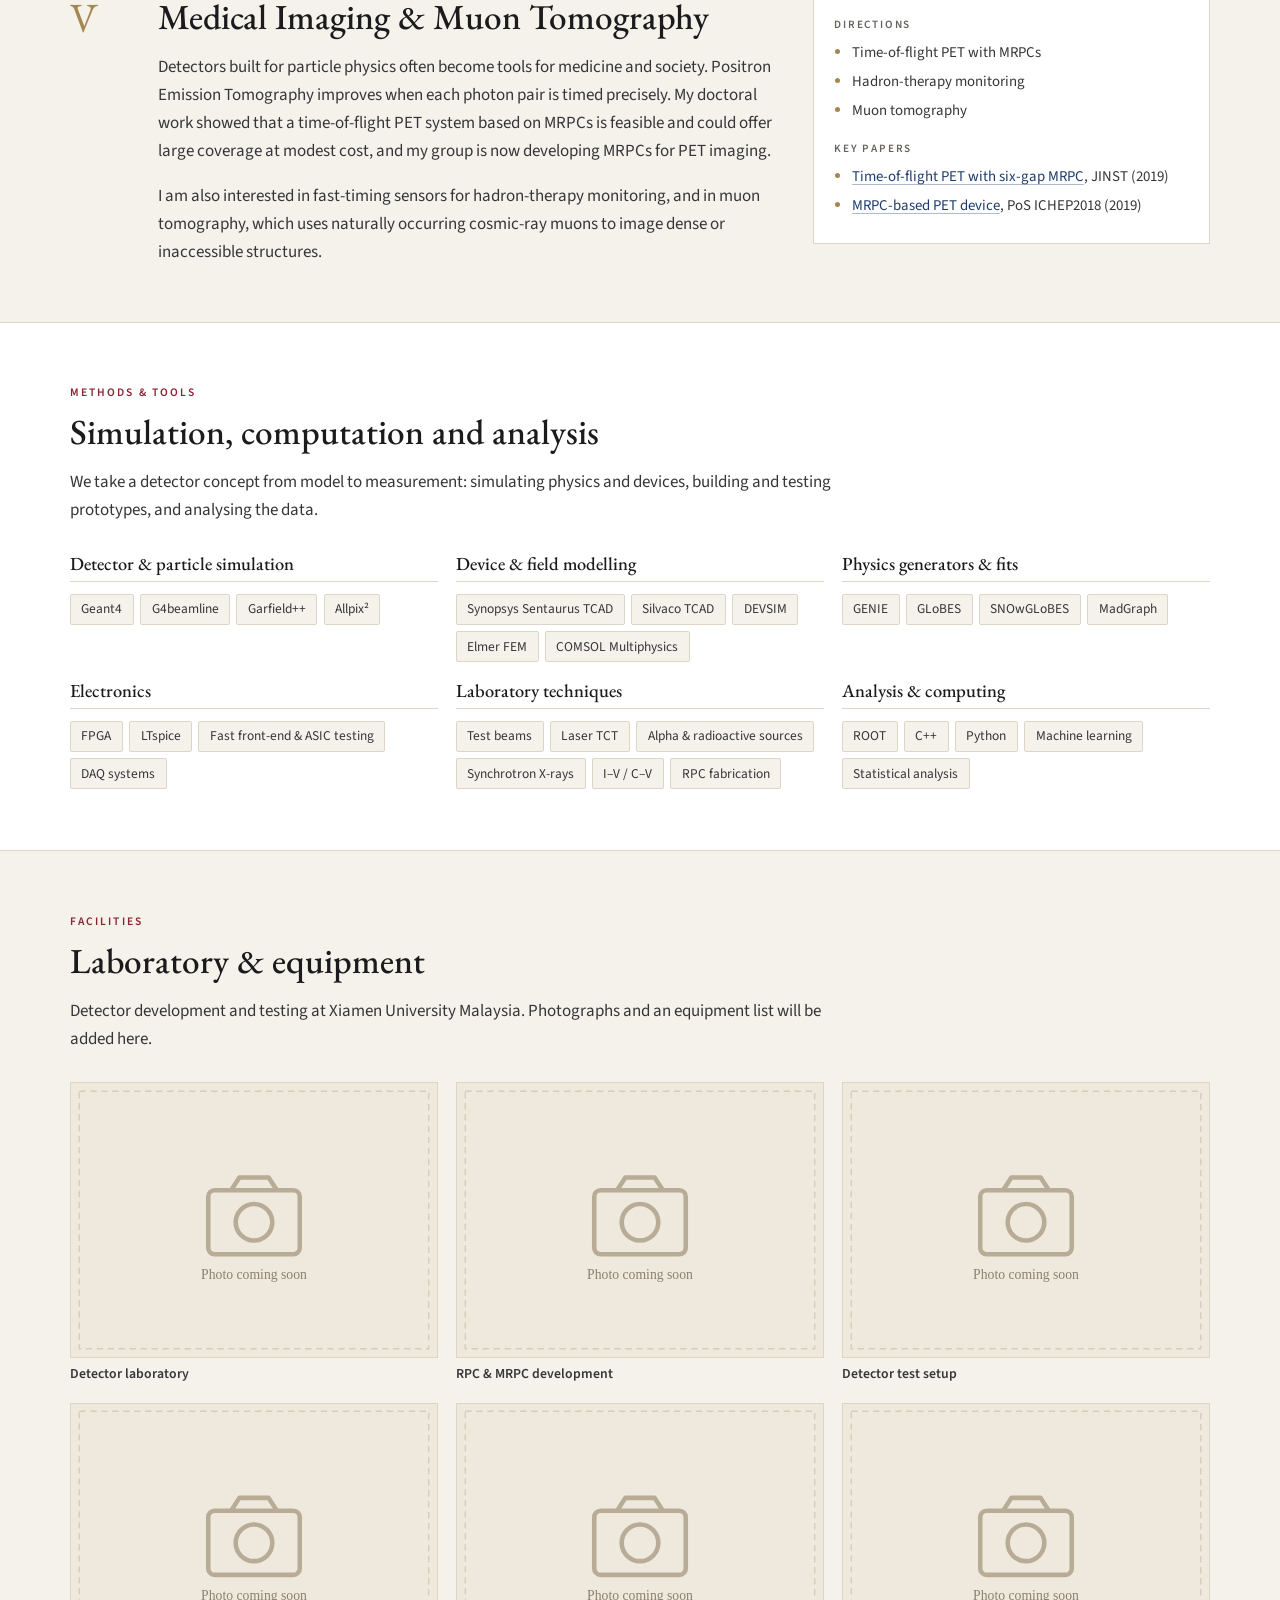
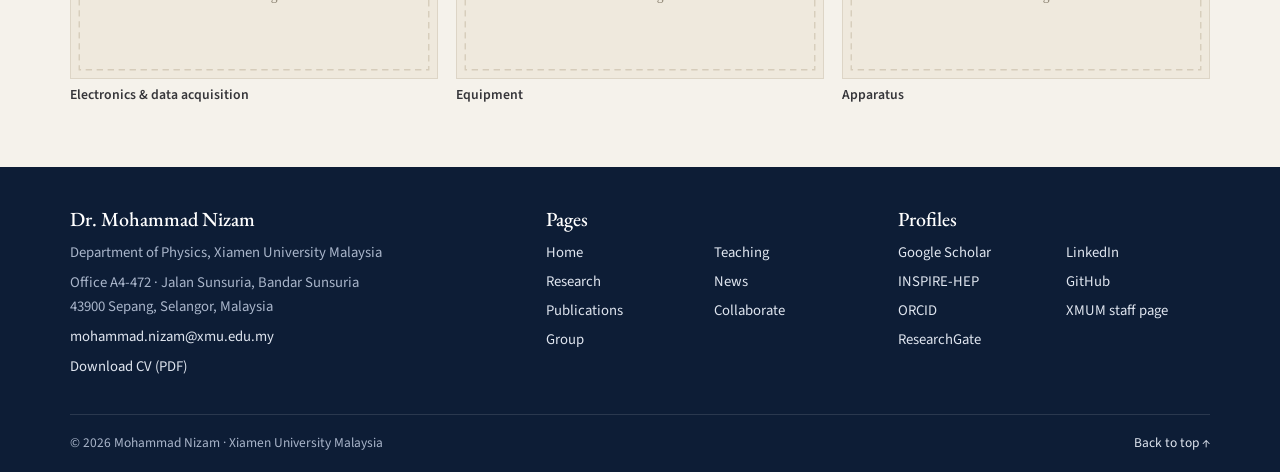
<file: research.html>
<!DOCTYPE html>
<html lang="en">
<head>
  <meta charset="utf-8">
  <meta name="viewport" content="width=device-width, initial-scale=1">
  <title>Research — Dr. Mohammad Nizam</title>
  <meta name="description" content="Research themes: neutrino and astroparticle physics, LGAD and diamond sensor R&D, gaseous detectors, beam and plasma diagnostics, medical imaging and muon tomography; tools and facilities.">
  <meta name="author" content="Dr. Mohammad Nizam">
  <link rel="canonical" href="https://nizamphys.github.io/research.html">
  <meta name="theme-color" content="#13294b">
  <meta property="og:type" content="profile">
  <meta property="og:title" content="Research — Dr. Mohammad Nizam">
  <meta property="og:description" content="Research themes: neutrino and astroparticle physics, LGAD and diamond sensor R&D, gaseous detectors, beam and plasma diagnostics, medical imaging and muon tomography; tools and facilities.">
  <meta property="og:url" content="https://nizamphys.github.io/research.html">
  <meta property="og:image" content="https://nizamphys.github.io/assets/img/og-card.jpg">
  <meta name="twitter:card" content="summary_large_image">
  <link rel="icon" href="assets/img/favicon.svg" type="image/svg+xml">
  <link rel="preconnect" href="https://fonts.googleapis.com">
  <link rel="preconnect" href="https://fonts.gstatic.com" crossorigin>
  <link href="https://fonts.googleapis.com/css2?family=EB+Garamond:ital,wght@0,400;0,500;0,600;1,400&amp;family=Source+Sans+3:wght@400;600&amp;display=swap" rel="stylesheet">
  <link rel="stylesheet" href="assets/css/style.css">
</head>
<body>
  <a class="skip" href="#main">Skip to content</a>
  <header class="masthead">
    <div class="wrap masthead__inner">
      <a class="brand" href="index.html">
        <span class="brand__name">Dr. Mohammad Nizam</span>
        <span class="brand__sub">Experimental Particle Physics</span>
      </a>
      <button class="nav__toggle" aria-expanded="false" aria-controls="nav">Menu</button>
      <nav id="nav" class="nav" aria-label="Main">
        <a href="index.html">Home</a>
        <a href="research.html" aria-current="page">Research</a>
        <a href="publications.html">Publications</a>
        <a href="group.html">Group</a>
        <a href="teaching.html">Teaching</a>
        <a href="news.html">News</a>
        <a href="collaborate.html">Collaborate</a>
        <a class="nav__cv" href="assets/cv/Mohammad_Nizam_CV.pdf">CV (PDF)</a>
      </nav>
    </div>
  </header>
  <main id="main">
    <header class="page-head">
      <div class="wrap">
        <nav class="crumbs" aria-label="Breadcrumb"><a href="index.html">Home</a><span aria-hidden="true">/</span><span aria-current="page">Research</span></nav>
        <span class="label">Research</span>
        <h1>From fundamental questions to working instruments</h1>
        <p class="lede">My research in experimental high energy physics has two strands: neutrino physics with large-volume detectors and astrophysical data, and the development of detector technologies, from fast silicon and diamond sensors for colliders and diagnostics to gaseous detectors for large-area tracking and imaging.</p>
      </div>
    </header>
    <nav class="subnav" aria-label="On this page">
      <div class="wrap">
        <ul>
          <li class="subnav__title">On this page</li>
          <li><a href="#neutrino">I · Neutrinos</a></li>
          <li><a href="#solid-state">II · Solid-state</a></li>
          <li><a href="#gaseous">III · Gaseous</a></li>
          <li><a href="#diagnostics">IV · Diagnostics</a></li>
          <li><a href="#imaging">V · Imaging</a></li>
          <li><a href="#tools">Tools</a></li>
          <li><a href="#facilities">Facilities</a></li>
        </ul>
      </div>
    </nav>

    <div class="wrap">
      <section class="theme" id="neutrino">
        <div class="theme__num">I</div>
        <div class="theme__body">
          <div class="theme__text">
            <h2>Neutrino &amp; Astroparticle Physics</h2>
            <p>Neutrinos are the most abundant matter particles in the universe and the least understood. We still do not know the ordering of their masses, their absolute mass scale, or whether they violate CP symmetry, which may help explain why the universe contains more matter than antimatter. Because neutrinos interact so rarely, they are detected with very large detectors: iron calorimeters instrumented with Resistive Plate Chambers, liquid scintillators, and water or ice Cherenkov telescopes.</p>
            <p>At TIFR I developed hadron energy reconstruction for the magnetised Iron Calorimeter (ICAL) of the proposed India-based Neutrino Observatory using Geant4, and with colleagues showed that ICAL can distinguish matter-modified from vacuum oscillations of atmospheric neutrinos at 3σ in ten years. We also traced the disagreement between T2K and NOνA on the CP phase to their electron-neutrino appearance data.</p>
            <p>My group now applies machine learning to atmospheric neutrinos: separating neutrinos from antineutrinos to improve CP-violation sensitivity in a 20-kton liquid-scintillator detector, studying its sensitivity to the mass ordering, and rejecting atmospheric neutrino and muon backgrounds for the TRIDENT deep-sea neutrino telescope.</p>
            <p>Matter effects in neutrino oscillations are now well established. A new frontier is to ask whether neutrinos from extreme astrophysical environments, such as supernovae and active galactic nuclei, reveal new physics or new interactions. We pursue this with IceCube public data.</p>
          </div>
          <aside class="aside">
            <h4>Open questions</h4>
            <ul>
              <li>Neutrino mass ordering and absolute mass</li>
              <li>CP violation in the lepton sector</li>
              <li>New physics with neutrinos from supernovae and active galactic nuclei</li>
              <li>Neutrinoless double beta decay; dark matter</li>
            </ul>
            <h4>Key papers</h4>
            <ul>
              <li><a href="https://doi.org/10.1016/j.nuclphysb.2020.115251">Matter vs vacuum oscillations</a>, Nucl. Phys. B (2020)</li>
              <li><a href="https://doi.org/10.1142/S0217732320500212">T2K–NOνA tensions</a>, Mod. Phys. Lett. A (2020)</li>
              <li><a href="https://doi.org/10.1007/s12043-020-01986-x">Hadron energy estimation</a>, Pramana (2020)</li>
              <li><a href="https://arxiv.org/abs/2611.11474">ML-assisted ν/ν̄ discrimination</a>, arXiv (2026)</li>
            </ul>
          </aside>
        </div>
      </section>

      <section class="theme" id="solid-state">
        <div class="theme__num">II</div>
        <div class="theme__body">
          <div class="theme__text">
            <h2>Solid-State Detector R&amp;D</h2>
            <p>Future colliders, light sources and accelerators need sensors that measure position and time together, to tens of picoseconds, while surviving intense radiation. Low Gain Avalanche Diodes (LGADs) achieve this with a thin internal gain layer.</p>
            <p>At SCIPP I worked on AC-coupled LGADs, whose resistive readout shares the signal between neighbouring electrodes and gives fine spatial resolution with fewer channels. We studied signal sharing with lasers and test beams and long-distance signal propagation along strips, and I carried out TCAD simulations of their charge collection. This work supports 4D tracking for future facilities, including the high-granularity active target proposed for the PIONEER experiment.</p>
            <p>I also study electronic-grade single-crystal CVD diamond, which is fast and radiation hard. In a 67.5 MeV proton beam at the Crocker Nuclear Laboratory, UC Davis, we followed a 40 µm diamond sensor in real time up to a fluence of about 4 × 10<sup>16</sup> p/cm² and measured a damage constant of (3.3 ± 0.3) × 10<sup>−18</sup> cm²/(p·µm). My group continues with TCAD studies of radiation damage in diamond, within the CERN DRD3 collaboration on solid-state detectors.</p>
            <figure class="fig fig--wide">
              <img src="assets/img/lab/placeholder.svg" alt="Test-beam setup photo (to be added)" loading="lazy">
              <figcaption><b>Test-beam setup</b> for the real-time radiation-damage study of monocrystalline diamond sensors, 67.5 MeV proton beam, Crocker Nuclear Laboratory, UC Davis (<a href="https://doi.org/10.1088/1748-0221/19/09/P09018">JINST 19 (2024) P09018</a>).</figcaption>
            </figure>
          </div>
          <aside class="aside">
            <h4>Technologies</h4>
            <ul>
              <li>LGADs and AC-LGADs (resistive silicon detectors)</li>
              <li>Single-crystal CVD diamond sensors</li>
              <li>Fast front-end electronics and ASICs</li>
              <li>Radiation-damage studies</li>
            </ul>
            <h4>Key papers</h4>
            <ul>
              <li><a href="https://doi.org/10.1088/1748-0221/19/09/P09018">Radiation damage in diamond</a>, JINST (2024)</li>
              <li><a href="https://doi.org/10.1016/j.nima.2024.169478">Long-distance signal propagation in AC-LGAD</a>, NIM A (2024)</li>
              <li><a href="https://doi.org/10.1016/j.nima.2022.167541">Charge sharing in AC-LGADs</a>, NIM A (2023)</li>
              <li><a href="https://arxiv.org/abs/2305.15576">TCAD simulation of AC-LGADs</a>, arXiv (2023)</li>
            </ul>
          </aside>
        </div>
      </section>

      <section class="theme" id="gaseous">
        <div class="theme__num">III</div>
        <div class="theme__body">
          <div class="theme__text">
            <h2>Gaseous Detector R&amp;D</h2>
            <p>Gaseous detectors remain the most economical way to instrument very large areas with good timing. Resistive Plate Chambers (RPCs) are the active layers of the ICAL design, and their multi-gap version (MRPC) reaches the time resolution needed for time-of-flight measurements.</p>
            <p>At TIFR I built and characterised single-gap RPCs and six-gap glass MRPCs, and used stacks of RPCs to reconstruct cosmic-muon tracks. At Xiamen University Malaysia my students are now simulating, fabricating and testing RPCs and MRPCs, building local capability in gaseous detectors for imaging and muon tomography.</p>
          </div>
          <aside class="aside">
            <h4>Technologies</h4>
            <ul>
              <li>Resistive Plate Chambers (RPCs)</li>
              <li>Multi-gap RPCs (MRPCs)</li>
              <li>Time Projection Chambers</li>
            </ul>
            <h4>Key papers</h4>
            <ul>
              <li><a href="https://doi.org/10.1088/1748-0221/14/09/C09010">Six-gap MRPC for time-of-flight PET</a>, JINST (2019)</li>
              <li><a href="https://arxiv.org/abs/1907.09379">Six-gap glass MRPCs</a>, arXiv (2019)</li>
            </ul>
          </aside>
        </div>
      </section>

      <section class="theme" id="diagnostics">
        <div class="theme__num">IV</div>
        <div class="theme__body">
          <div class="theme__text">
            <h2>Beam &amp; Plasma Diagnostics</h2>
            <p>Synchrotrons and X-ray free-electron lasers deliver intense, very short pulses, and users need to know the position and intensity of each pulse without blocking the beam. Thin diamond sensors can sit in the beam as pass-through monitors.</p>
            <p>Within the Advanced Accelerator Diagnostics collaboration of UC campuses with LBNL, LANL and SLAC, I helped develop diamond-based diagnostics for synchrotron and next-generation XFEL beams, integrated multi-GHz detection systems, and fast readout such as the Fastpulse Precision Sampler ASIC. I also characterised LGADs with synchrotron X-rays and contributed to a submerged wireless imaging monitor for the Isotope Production Facility at Los Alamos National Laboratory.</p>
            <p>The same fast, radiation-hard sensing suits plasma physics. My group is studying the feasibility of diamond-based diagnostics for fusion plasmas.</p>
          </div>
          <aside class="aside">
            <h4>Applications</h4>
            <ul>
              <li>X-ray pass-through beam monitors</li>
              <li>Multi-GHz accelerator diagnostics</li>
              <li>Isotope-production beam monitoring</li>
              <li>Fusion plasma diagnostics</li>
            </ul>
            <h4>Key papers</h4>
            <ul>
              <li><a href="https://doi.org/10.1107/S1600577522003022">Diamond X-ray pass-through diagnostic</a>, J. Synchrotron Rad. (2022)</li>
              <li><a href="https://doi.org/10.1016/j.nima.2023.168763">Diamond diagnostics for XFELs</a>, NIM A (2023)</li>
              <li><a href="https://doi.org/10.1088/1748-0221/18/10/P10006">X-ray detection with LGADs</a>, JINST (2023)</li>
            </ul>
          </aside>
        </div>
      </section>

      <section class="theme" id="imaging">
        <div class="theme__num">V</div>
        <div class="theme__body">
          <div class="theme__text">
            <h2>Medical Imaging &amp; Muon Tomography</h2>
            <p>Detectors built for particle physics often become tools for medicine and society. Positron Emission Tomography improves when each photon pair is timed precisely. My doctoral work showed that a time-of-flight PET system based on MRPCs is feasible and could offer large coverage at modest cost, and my group is now developing MRPCs for PET imaging.</p>
            <p>I am also interested in fast-timing sensors for hadron-therapy monitoring, and in muon tomography, which uses naturally occurring cosmic-ray muons to image dense or inaccessible structures.</p>
          </div>
          <aside class="aside">
            <h4>Directions</h4>
            <ul>
              <li>Time-of-flight PET with MRPCs</li>
              <li>Hadron-therapy monitoring</li>
              <li>Muon tomography</li>
            </ul>
            <h4>Key papers</h4>
            <ul>
              <li><a href="https://doi.org/10.1088/1748-0221/14/09/C09010">Time-of-flight PET with six-gap MRPC</a>, JINST (2019)</li>
              <li><a href="https://doi.org/10.22323/1.340.0884">MRPC-based PET device</a>, PoS ICHEP2018 (2019)</li>
            </ul>
          </aside>
        </div>
      </section>
    </div>

    <section class="section section--white" id="tools">
      <div class="wrap">
        <div class="section__intro">
          <span class="label">Methods &amp; tools</span>
          <h2>Simulation, computation and analysis</h2>
          <p>We take a detector concept from model to measurement: simulating physics and devices, building and testing prototypes, and analysing the data.</p>
        </div>
        <div class="grid-3">
          <div class="toolgroup">
            <h3>Detector &amp; particle simulation</h3>
            <ul class="chips"><li>Geant4</li><li>G4beamline</li><li>Garfield++</li><li>Allpix²</li></ul>
          </div>
          <div class="toolgroup">
            <h3>Device &amp; field modelling</h3>
            <ul class="chips"><li>Synopsys Sentaurus TCAD</li><li>Silvaco TCAD</li><li>DEVSIM</li><li>Elmer FEM</li><li>COMSOL Multiphysics</li></ul>
          </div>
          <div class="toolgroup">
            <h3>Physics generators &amp; fits</h3>
            <ul class="chips"><li>GENIE</li><li>GLoBES</li><li>SNOwGLoBES</li><li>MadGraph</li></ul>
          </div>
          <div class="toolgroup">
            <h3>Electronics</h3>
            <ul class="chips"><li>FPGA</li><li>LTspice</li><li>Fast front-end &amp; ASIC testing</li><li>DAQ systems</li></ul>
          </div>
          <div class="toolgroup">
            <h3>Laboratory techniques</h3>
            <ul class="chips"><li>Test beams</li><li>Laser TCT</li><li>Alpha &amp; radioactive sources</li><li>Synchrotron X-rays</li><li>I–V / C–V</li><li>RPC fabrication</li></ul>
          </div>
          <div class="toolgroup">
            <h3>Analysis &amp; computing</h3>
            <ul class="chips"><li>ROOT</li><li>C++</li><li>Python</li><li>Machine learning</li><li>Statistical analysis</li></ul>
          </div>
        </div>
      </div>
    </section>

    <section class="section" id="facilities">
      <div class="wrap">
        <div class="section__intro">
          <span class="label">Facilities</span>
          <h2>Laboratory &amp; equipment</h2>
          <p>Detector development and testing at Xiamen University Malaysia. Photographs and an equipment list will be added here.</p>
        </div>
        <div class="grid-3">
          <figure class="fig"><img src="assets/img/lab/placeholder.svg" alt="Laboratory photo (to be added)" loading="lazy"><figcaption><b>Detector laboratory</b></figcaption></figure>
          <figure class="fig"><img src="assets/img/lab/placeholder.svg" alt="RPC and MRPC fabrication photo (to be added)" loading="lazy"><figcaption><b>RPC &amp; MRPC development</b></figcaption></figure>
          <figure class="fig"><img src="assets/img/lab/placeholder.svg" alt="Test stand photo (to be added)" loading="lazy"><figcaption><b>Detector test setup</b></figcaption></figure>
          <figure class="fig"><img src="assets/img/lab/placeholder.svg" alt="Electronics photo (to be added)" loading="lazy"><figcaption><b>Electronics &amp; data acquisition</b></figcaption></figure>
          <figure class="fig"><img src="assets/img/lab/placeholder.svg" alt="Equipment photo (to be added)" loading="lazy"><figcaption><b>Equipment</b></figcaption></figure>
          <figure class="fig"><img src="assets/img/lab/placeholder.svg" alt="Apparatus photo (to be added)" loading="lazy"><figcaption><b>Apparatus</b></figcaption></figure>
        </div>
      </div>
    </section>
  </main>
  <footer class="footer">
    <div class="wrap footer__grid">
      <div>
        <h4>Dr. Mohammad Nizam</h4>
        <p>Department of Physics, Xiamen University Malaysia</p>
        <p>Office A4-472 · Jalan Sunsuria, Bandar Sunsuria<br>43900 Sepang, Selangor, Malaysia</p>
        <p><a href="mailto:mohammad.nizam@xmu.edu.my">mohammad.nizam@xmu.edu.my</a></p>
        <p><a href="assets/cv/Mohammad_Nizam_CV.pdf">Download CV (PDF)</a></p>
      </div>
      <div>
        <h4>Pages</h4>
        <ul class="cols">
          <li><a href="index.html">Home</a></li>
          <li><a href="research.html">Research</a></li>
          <li><a href="publications.html">Publications</a></li>
          <li><a href="group.html">Group</a></li>
          <li><a href="teaching.html">Teaching</a></li>
          <li><a href="news.html">News</a></li>
          <li><a href="collaborate.html">Collaborate</a></li>
        </ul>
      </div>
      <div>
        <h4>Profiles</h4>
        <ul class="cols">
          <li><a href="https://scholar.google.com/citations?user=HrdwcJQAAAAJ&amp;hl=en">Google Scholar</a></li>
          <li><a href="https://inspirehep.net/authors/1844203">INSPIRE-HEP</a></li>
          <li><a href="https://orcid.org/0000-0002-8151-2168">ORCID</a></li>
          <li><a href="https://www.researchgate.net/profile/Mohammad-Nizam">ResearchGate</a></li>
          <li><a href="https://www.linkedin.com/in/nizamphys/">LinkedIn</a></li>
          <li><a href="https://github.com/nizamphys">GitHub</a></li>
          <li><a href="https://www.xmu.edu.my/staff/mohammad-nizam">XMUM staff page</a></li>
        </ul>
      </div>
    </div>
    <div class="wrap footer__base">
      <span>&copy; <span id="year">2026</span> Mohammad Nizam · Xiamen University Malaysia</span>
      <a href="#main">Back to top &uarr;</a>
    </div>
  </footer>
  <a class="to-top" href="#main" aria-label="Back to top">&uarr;</a>
  <script src="assets/js/main.js" defer></script>
</body>
</html>
</file>
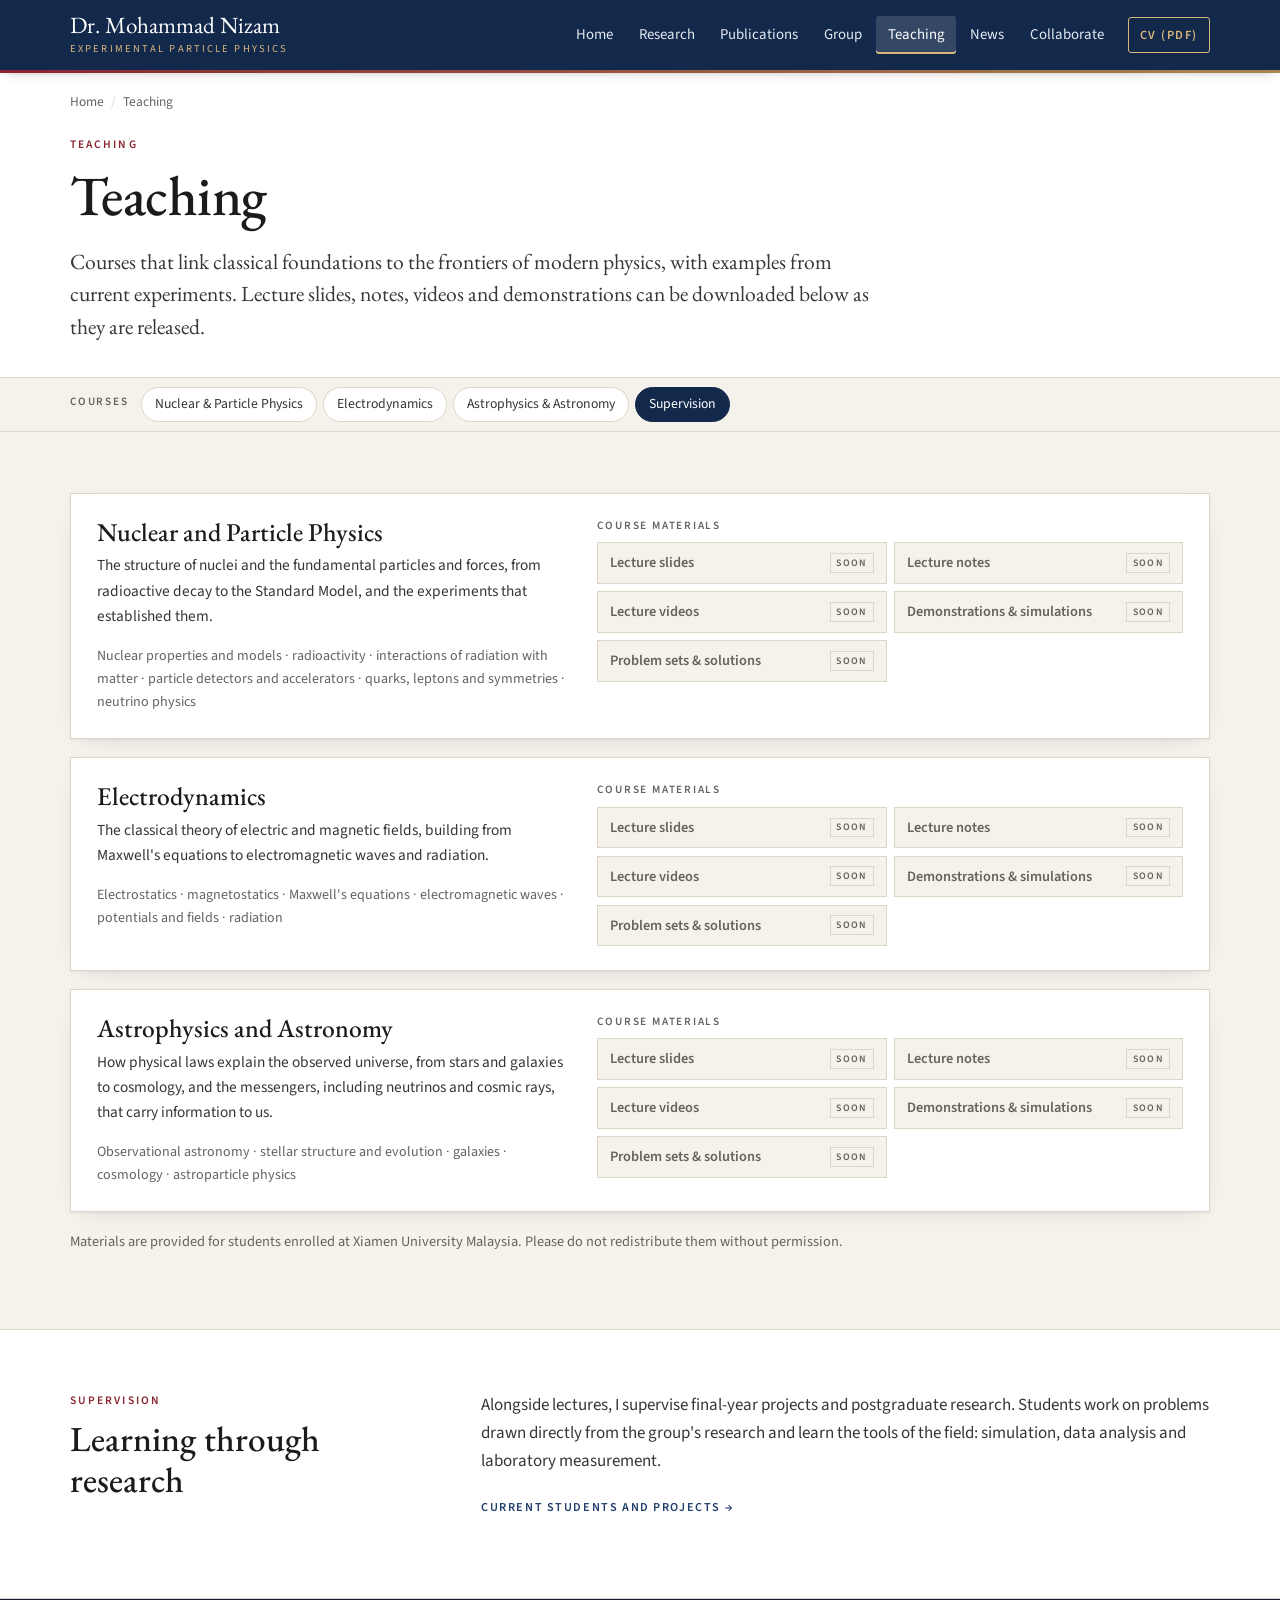
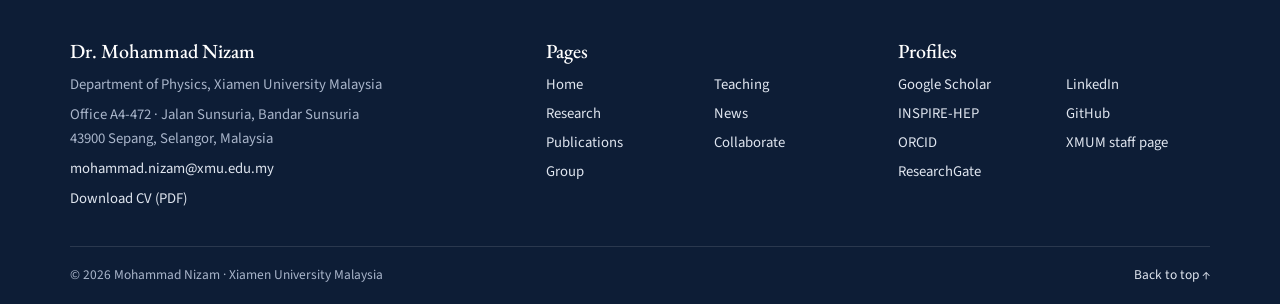
<file: teaching.html>
<!DOCTYPE html>
<html lang="en">
<head>
  <meta charset="utf-8">
  <meta name="viewport" content="width=device-width, initial-scale=1">
  <title>Teaching — Dr. Mohammad Nizam</title>
  <meta name="description" content="Courses taught by Dr. Mohammad Nizam with downloadable lecture slides, notes, videos and demonstrations: Nuclear and Particle Physics, Electrodynamics, Astrophysics and Astronomy.">
  <meta name="author" content="Dr. Mohammad Nizam">
  <link rel="canonical" href="https://nizamphys.github.io/teaching.html">
  <meta name="theme-color" content="#13294b">
  <meta property="og:type" content="profile">
  <meta property="og:title" content="Teaching — Dr. Mohammad Nizam">
  <meta property="og:description" content="Courses taught by Dr. Mohammad Nizam with downloadable lecture slides, notes, videos and demonstrations: Nuclear and Particle Physics, Electrodynamics, Astrophysics and Astronomy.">
  <meta property="og:url" content="https://nizamphys.github.io/teaching.html">
  <meta property="og:image" content="https://nizamphys.github.io/assets/img/og-card.jpg">
  <meta name="twitter:card" content="summary_large_image">
  <link rel="icon" href="assets/img/favicon.svg" type="image/svg+xml">
  <link rel="preconnect" href="https://fonts.googleapis.com">
  <link rel="preconnect" href="https://fonts.gstatic.com" crossorigin>
  <link href="https://fonts.googleapis.com/css2?family=EB+Garamond:ital,wght@0,400;0,500;0,600;1,400&amp;family=Source+Sans+3:wght@400;600&amp;display=swap" rel="stylesheet">
  <link rel="stylesheet" href="assets/css/style.css">
</head>
<body>
  <a class="skip" href="#main">Skip to content</a>
  <header class="masthead">
    <div class="wrap masthead__inner">
      <a class="brand" href="index.html">
        <span class="brand__name">Dr. Mohammad Nizam</span>
        <span class="brand__sub">Experimental Particle Physics</span>
      </a>
      <button class="nav__toggle" aria-expanded="false" aria-controls="nav">Menu</button>
      <nav id="nav" class="nav" aria-label="Main">
        <a href="index.html">Home</a>
        <a href="research.html">Research</a>
        <a href="publications.html">Publications</a>
        <a href="group.html">Group</a>
        <a href="teaching.html" aria-current="page">Teaching</a>
        <a href="news.html">News</a>
        <a href="collaborate.html">Collaborate</a>
        <a class="nav__cv" href="assets/cv/Mohammad_Nizam_CV.pdf">CV (PDF)</a>
      </nav>
    </div>
  </header>
  <main id="main">
    <header class="page-head">
      <div class="wrap">
        <nav class="crumbs" aria-label="Breadcrumb"><a href="index.html">Home</a><span aria-hidden="true">/</span><span aria-current="page">Teaching</span></nav>
        <span class="label">Teaching</span>
        <h1>Teaching</h1>
        <p class="lede">Courses that link classical foundations to the frontiers of modern physics, with examples from current experiments. Lecture slides, notes, videos and demonstrations can be downloaded below as they are released.</p>
      </div>
    </header>
    <nav class="subnav" aria-label="On this page">
      <div class="wrap">
        <ul>
          <li class="subnav__title">Courses</li>
          <li><a href="#nuclear-particle">Nuclear &amp; Particle Physics</a></li>
          <li><a href="#electrodynamics">Electrodynamics</a></li>
          <li><a href="#astrophysics">Astrophysics &amp; Astronomy</a></li>
          <li><a href="#supervision">Supervision</a></li>
        </ul>
      </div>
    </nav>

    <section class="section">
      <div class="wrap">
      <article class="course" id="nuclear-particle">
        <div>
          <h2>Nuclear and Particle Physics</h2>
          <p>The structure of nuclei and the fundamental particles and forces, from radioactive decay to the Standard Model, and the experiments that established them.</p>
          <p class="topics">Nuclear properties and models · radioactivity · interactions of radiation with matter · particle detectors and accelerators · quarks, leptons and symmetries · neutrino physics</p>
        </div>
        <div class="resources">
          <h4>Course materials</h4>
          <ul class="res">
              <li><span><span class="kind">Lecture slides</span></span></li>
              <li><span><span class="kind">Lecture notes</span></span></li>
              <li><span><span class="kind">Lecture videos</span></span></li>
              <li><span><span class="kind">Demonstrations & simulations</span></span></li>
              <li><span><span class="kind">Problem sets & solutions</span></span></li>
          </ul>
        </div>
      </article>
      <article class="course" id="electrodynamics">
        <div>
          <h2>Electrodynamics</h2>
          <p>The classical theory of electric and magnetic fields, building from Maxwell's equations to electromagnetic waves and radiation.</p>
          <p class="topics">Electrostatics · magnetostatics · Maxwell's equations · electromagnetic waves · potentials and fields · radiation</p>
        </div>
        <div class="resources">
          <h4>Course materials</h4>
          <ul class="res">
              <li><span><span class="kind">Lecture slides</span></span></li>
              <li><span><span class="kind">Lecture notes</span></span></li>
              <li><span><span class="kind">Lecture videos</span></span></li>
              <li><span><span class="kind">Demonstrations & simulations</span></span></li>
              <li><span><span class="kind">Problem sets & solutions</span></span></li>
          </ul>
        </div>
      </article>
      <article class="course" id="astrophysics">
        <div>
          <h2>Astrophysics and Astronomy</h2>
          <p>How physical laws explain the observed universe, from stars and galaxies to cosmology, and the messengers, including neutrinos and cosmic rays, that carry information to us.</p>
          <p class="topics">Observational astronomy · stellar structure and evolution · galaxies · cosmology · astroparticle physics</p>
        </div>
        <div class="resources">
          <h4>Course materials</h4>
          <ul class="res">
              <li><span><span class="kind">Lecture slides</span></span></li>
              <li><span><span class="kind">Lecture notes</span></span></li>
              <li><span><span class="kind">Lecture videos</span></span></li>
              <li><span><span class="kind">Demonstrations & simulations</span></span></li>
              <li><span><span class="kind">Problem sets & solutions</span></span></li>
          </ul>
        </div>
      </article>
        <p class="muted" style="font-size:.9rem;margin-top:1rem">Materials are provided for students enrolled at Xiamen University Malaysia. Please do not redistribute them without permission.</p>
      </div>
    </section>

    <section class="section section--white" id="supervision">
      <div class="wrap split">
        <div>
          <span class="label">Supervision</span>
          <h2>Learning through research</h2>
        </div>
        <div>
          <p>Alongside lectures, I supervise final-year projects and postgraduate research. Students work on problems drawn directly from the group's research and learn the tools of the field: simulation, data analysis and laboratory measurement.</p>
          <p><a class="more-link" href="group.html">Current students and projects</a></p>
        </div>
      </div>
    </section>
  </main>
  <footer class="footer">
    <div class="wrap footer__grid">
      <div>
        <h4>Dr. Mohammad Nizam</h4>
        <p>Department of Physics, Xiamen University Malaysia</p>
        <p>Office A4-472 · Jalan Sunsuria, Bandar Sunsuria<br>43900 Sepang, Selangor, Malaysia</p>
        <p><a href="mailto:mohammad.nizam@xmu.edu.my">mohammad.nizam@xmu.edu.my</a></p>
        <p><a href="assets/cv/Mohammad_Nizam_CV.pdf">Download CV (PDF)</a></p>
      </div>
      <div>
        <h4>Pages</h4>
        <ul class="cols">
          <li><a href="index.html">Home</a></li>
          <li><a href="research.html">Research</a></li>
          <li><a href="publications.html">Publications</a></li>
          <li><a href="group.html">Group</a></li>
          <li><a href="teaching.html">Teaching</a></li>
          <li><a href="news.html">News</a></li>
          <li><a href="collaborate.html">Collaborate</a></li>
        </ul>
      </div>
      <div>
        <h4>Profiles</h4>
        <ul class="cols">
          <li><a href="https://scholar.google.com/citations?user=HrdwcJQAAAAJ&amp;hl=en">Google Scholar</a></li>
          <li><a href="https://inspirehep.net/authors/1844203">INSPIRE-HEP</a></li>
          <li><a href="https://orcid.org/0000-0002-8151-2168">ORCID</a></li>
          <li><a href="https://www.researchgate.net/profile/Mohammad-Nizam">ResearchGate</a></li>
          <li><a href="https://www.linkedin.com/in/nizamphys/">LinkedIn</a></li>
          <li><a href="https://github.com/nizamphys">GitHub</a></li>
          <li><a href="https://www.xmu.edu.my/staff/mohammad-nizam">XMUM staff page</a></li>
        </ul>
      </div>
    </div>
    <div class="wrap footer__base">
      <span>&copy; <span id="year">2026</span> Mohammad Nizam · Xiamen University Malaysia</span>
      <a href="#main">Back to top &uarr;</a>
    </div>
  </footer>
  <a class="to-top" href="#main" aria-label="Back to top">&uarr;</a>
  <script src="assets/js/main.js" defer></script>
</body>
</html>
</file>
<file: assets/css/style.css>
/* ==========================================================
   Dr. Mohammad Nizam — academic website
   Classic, typographic design. Plain CSS, no build step needed.
   ========================================================== */

:root {
  --bg: #f5f2eb;          /* warm stone page background */
  --card: #ffffff;
  --paper-2: #efe9dd;
  --ink: #1b1b1d;
  --ink-2: #36363a;
  --muted: #66635e;
  --rule: #ddd5c6;
  --navy: #13294b;
  --navy-2: #1f3d6b;
  --navy-3: #0d1d36;
  --claret: #8a2432;
  --gold: #a5874f;
  --gold-2: #d9b77c;
  --serif: "EB Garamond", "Cormorant Garamond", Garamond, Georgia, "Times New Roman", serif;
  --sans: "Source Sans 3", "Source Sans Pro", system-ui, -apple-system, "Segoe UI", Roboto, sans-serif;
  --wrap: 1140px;
  --shadow: 0 1px 2px rgba(19,41,75,.06), 0 8px 24px -16px rgba(19,41,75,.25);
}

*, *::before, *::after { box-sizing: border-box; }
html { scroll-behavior: smooth; scroll-padding-top: 130px; }
body {
  margin: 0; font-family: var(--sans); font-size: 17px; line-height: 1.65;
  color: var(--ink); background: var(--bg);
  -webkit-font-smoothing: antialiased; text-rendering: optimizeLegibility;
}
img { max-width: 100%; height: auto; display: block; }
a { color: var(--navy-2); text-decoration-color: rgba(31,61,107,.35); text-decoration-thickness: 1px; text-underline-offset: 3px; transition: color .2s, text-decoration-color .2s, background .2s; }
a:hover { color: var(--claret); text-decoration-color: currentColor; }
h1, h2, h3, h4 { font-family: var(--serif); font-weight: 500; line-height: 1.15; color: var(--ink); margin: 0 0 .45em; }
h1 { font-size: clamp(2.3rem, 4.6vw, 3.5rem); letter-spacing: -.01em; }
h2 { font-size: clamp(1.7rem, 2.8vw, 2.2rem); }
h3 { font-size: 1.35rem; }
p { margin: 0 0 1em; }
.wrap { width: min(100% - 2.5rem, var(--wrap)); margin-inline: auto; }
.label { font-size: .72rem; font-weight: 600; text-transform: uppercase; letter-spacing: .18em; color: var(--claret); margin: 0 0 .6rem; display: block; }
.lede { font-family: var(--serif); font-size: clamp(1.15rem, 1.8vw, 1.35rem); line-height: 1.5; color: var(--ink-2); }
.muted { color: var(--muted); }
.skip { position: absolute; left: -999px; top: 0; background: var(--navy); color: #fff; padding: .6rem 1rem; z-index: 100; }
.skip:focus { left: 1rem; top: 1rem; }
:focus-visible { outline: 2px solid var(--claret); outline-offset: 3px; }

/* ---------- MASTHEAD (navy bar) ---------- */
.masthead { position: sticky; top: 0; z-index: 50; background: var(--navy); color: #fff; box-shadow: 0 2px 12px -6px rgba(0,0,0,.45); }
.masthead::after { content: ""; display: block; height: 3px; background: linear-gradient(90deg, var(--claret), var(--gold)); }
.masthead__inner { position: relative; display: flex; align-items: center; justify-content: space-between; min-height: 70px; gap: 1.5rem; }
.brand { text-decoration: none; color: #fff; line-height: 1.1; flex-shrink: 0; }
.brand:hover { color: #fff; }
.brand__name { font-family: var(--serif); font-size: 1.45rem; display: block; }
.brand__sub { font-size: .66rem; text-transform: uppercase; letter-spacing: .2em; color: var(--gold-2); }
.nav { display: flex; align-items: center; gap: .2rem; }
.nav a { color: #e4e9f2; text-decoration: none; font-size: .93rem; padding: .45rem .7rem; border-radius: 3px; }
.nav a:hover { background: rgba(255,255,255,.1); color: #fff; }
.nav a[aria-current="page"] { color: #fff; background: rgba(255,255,255,.14); box-shadow: inset 0 -2px 0 var(--gold-2); }
.nav .nav__cv { margin-left: .6rem; border: 1px solid var(--gold-2); color: var(--gold-2); font-weight: 600; font-size: .78rem; letter-spacing: .12em; text-transform: uppercase; }
.nav .nav__cv:hover { background: var(--gold-2); color: var(--navy); }
.nav__toggle { display: none; background: none; border: 1px solid rgba(255,255,255,.4); padding: .45rem .8rem; font: 600 .74rem var(--sans); letter-spacing: .14em; text-transform: uppercase; color: #fff; cursor: pointer; }

/* ---------- BREADCRUMB + PAGE HEAD ---------- */
.page-head { background: var(--card); border-bottom: 1px solid var(--rule); padding: 1.1rem 0 2.2rem; }
.crumbs { font-size: .84rem; color: var(--muted); margin-bottom: 1.4rem; }
.crumbs a { color: var(--muted); text-decoration: none; }
.crumbs a:hover { color: var(--claret); }
.crumbs span[aria-hidden] { margin: 0 .45rem; color: var(--rule); }
.page-head h1 { margin-bottom: .3em; }
.page-head .lede { max-width: 50rem; margin: 0; }

/* In-page navigation */
.subnav { position: sticky; top: 73px; z-index: 40; background: rgba(245,242,235,.96); backdrop-filter: blur(8px); -webkit-backdrop-filter: blur(8px); border-bottom: 1px solid var(--rule); }
.subnav ul { list-style: none; margin: 0; padding: .55rem 0; display: flex; gap: .4rem; overflow-x: auto; scrollbar-width: none; }
.subnav ul::-webkit-scrollbar { display: none; }
.subnav li { flex-shrink: 0; }
.subnav .subnav__title { font-size: .7rem; font-weight: 600; letter-spacing: .16em; text-transform: uppercase; color: var(--muted); padding: .35rem .4rem .35rem 0; }
.subnav a { display: block; font-size: .86rem; text-decoration: none; color: var(--ink-2); padding: .32rem .8rem; border: 1px solid var(--rule); border-radius: 999px; background: var(--card); white-space: nowrap; }
.subnav a:hover, .subnav a.is-active { border-color: var(--navy); color: #fff; background: var(--navy); }

/* ---------- HOME HERO ---------- */
.hero { background: var(--card); border-bottom: 1px solid var(--rule); padding: clamp(2.4rem, 5vw, 3.8rem) 0; }
.hero__grid { display: grid; grid-template-columns: 1.5fr 1fr; gap: clamp(2rem, 5vw, 4rem); align-items: center; }
.hero h1 { margin-bottom: .25em; }
.hero__roles { list-style: none; margin: 0 0 1.4rem; padding-left: 1rem; border-left: 2px solid var(--claret); }
.hero__roles li { font-size: .98rem; color: var(--ink-2); line-height: 1.5; margin-bottom: .2rem; }
.hero__roles li:first-child { font-weight: 600; color: var(--ink); }
.hero__statement { font-family: var(--serif); font-size: clamp(1.15rem, 1.7vw, 1.32rem); line-height: 1.55; color: var(--ink-2); margin-bottom: 1.6rem; }
.hero__portrait { margin: 0; justify-self: end; max-width: 360px; width: 100%; }
.hero__portrait .frame { padding: 8px; background: #fff; border: 1px solid var(--rule); box-shadow: var(--shadow); }
.hero__portrait img { width: 100%; aspect-ratio: 4 / 5; object-fit: cover; object-position: center 30%; }
.hero__portrait figcaption { color: var(--muted); margin-top: .6rem; text-align: center; font: italic 1rem var(--serif); }
.profile-links { display: flex; flex-wrap: wrap; gap: .3rem 1.1rem; margin-top: 1.3rem; font-size: .88rem; }
.profile-links a { text-decoration: none; font-weight: 600; }

.actions { display: flex; flex-wrap: wrap; gap: .6rem; }
.btn { display: inline-block; padding: .68rem 1.25rem; font: 600 .76rem var(--sans); letter-spacing: .13em; text-transform: uppercase; text-decoration: none; border: 1px solid var(--navy); border-radius: 2px; transition: background .2s, color .2s, border-color .2s; }
.btn--solid { background: var(--navy); color: #fff; }
.btn--solid:hover { background: var(--claret); border-color: var(--claret); color: #fff; }
.btn--line { color: var(--navy); background: transparent; }
.btn--line:hover { background: var(--navy); color: #fff; }
.btn--gold { background: var(--gold); border-color: var(--gold); color: #fff; }
.btn--gold:hover { background: var(--claret); border-color: var(--claret); color: #fff; }
.section--navy .btn--line { color: #fff; border-color: rgba(255,255,255,.6); }
.section--navy .btn--line:hover { background: #fff; color: var(--navy); }

/* ---------- SECTIONS ---------- */
.section { padding: clamp(2.6rem, 5vw, 3.8rem) 0; }
.section--white { background: var(--card); border-top: 1px solid var(--rule); border-bottom: 1px solid var(--rule); }
.section--navy { background: var(--navy); color: #d8deea; }
.section--navy h2, .section--navy h3 { color: #fff; }
.section--navy .label { color: var(--gold-2); }
.section--navy a { color: #fff; text-decoration-color: rgba(255,255,255,.4); }
.section--navy a:hover { color: var(--gold-2); }
.section__intro { max-width: 48rem; margin-bottom: 1.8rem; }
.section__intro p { color: var(--ink-2); margin-bottom: 0; }
.section--navy .section__intro p { color: #c3cbdb; }
.section__head { display: flex; justify-content: space-between; align-items: flex-end; gap: 1rem; flex-wrap: wrap; margin-bottom: 1.4rem; }
.section__head h2 { margin: 0; }
.split { display: grid; grid-template-columns: 1fr 2.1fr; gap: clamp(1.5rem, 5vw, 4rem); }
.split p { color: var(--ink-2); }
.more-link { font-size: .76rem; font-weight: 600; letter-spacing: .13em; text-transform: uppercase; text-decoration: none; }
.more-link::after { content: " \2192"; }

.card { background: var(--card); border: 1px solid var(--rule); box-shadow: var(--shadow); padding: 1.4rem 1.5rem; }
.grid-2 { display: grid; grid-template-columns: repeat(2, 1fr); gap: 1.1rem; }
.grid-3 { display: grid; grid-template-columns: repeat(3, 1fr); gap: 1.1rem; }
.grid-4 { display: grid; grid-template-columns: repeat(4, 1fr); gap: 1.1rem; }

/* Home: themes */
.themes { list-style: none; padding: 0; margin: 0; counter-reset: theme; display: grid; grid-template-columns: repeat(5, 1fr); gap: 1rem; }
.themes li { counter-increment: theme; background: var(--card); border: 1px solid var(--rule); border-top: 3px solid var(--navy); padding: 1.1rem 1.1rem 1.2rem; box-shadow: var(--shadow); display: flex; flex-direction: column; }
.themes li::before { content: counter(theme, upper-roman); font: 1.15rem var(--serif); color: var(--gold); margin-bottom: .3rem; }
.themes h3 { font-size: 1.2rem; margin-bottom: .45rem; }
.themes h3 a { color: var(--ink); text-decoration: none; }
.themes h3 a:hover { color: var(--claret); }
.themes p { margin: 0; color: var(--ink-2); font-size: .9rem; line-height: 1.55; }

/* News list (home + news page) */
.news { list-style: none; margin: 0; padding: 0; }
.news li { display: grid; grid-template-columns: 7.5rem 1fr; gap: 1.2rem; padding: .9rem 0; border-bottom: 1px solid var(--rule); }
.news li:first-child { padding-top: 0; }
.news time { font-size: .8rem; font-weight: 600; letter-spacing: .1em; text-transform: uppercase; color: var(--claret); padding-top: .2rem; }
.news h3 { font-family: var(--sans); font-size: 1.02rem; font-weight: 600; margin: 0 0 .2rem; line-height: 1.4; }
.news p { margin: 0; font-size: .95rem; color: var(--ink-2); }
.news--compact li { grid-template-columns: 1fr; gap: .15rem; padding: .75rem 0; }
.news--compact h3 { font-size: .98rem; }
.news--compact h3 a { color: var(--ink); text-decoration: none; }
.news--compact h3 a:hover { color: var(--claret); }
.split--news { grid-template-columns: 1fr 1.7fr; }
.news .cat { display: inline-block; font-size: .64rem; font-weight: 600; letter-spacing: .14em; text-transform: uppercase; color: var(--navy); background: var(--paper-2); padding: .05rem .45rem; margin-right: .4rem; vertical-align: 2px; }

/* Recent work */
.recent article { border-top: 3px solid var(--gold); }
.meta { font-size: .74rem; text-transform: uppercase; letter-spacing: .13em; color: var(--muted); margin-bottom: .35rem; }
.recent h3, .highlight h3 { font-size: 1.18rem; margin-bottom: .35rem; }
.recent h3 a, .highlight h3 a { color: var(--ink); text-decoration: none; }
.recent h3 a:hover, .highlight h3 a:hover { color: var(--claret); }
.recent p, .highlight p { font-size: .94rem; color: var(--ink-2); margin: 0; }

/* Audience panels */
.audiences { display: grid; grid-template-columns: repeat(4, 1fr); gap: 0; border-top: 1px solid rgba(255,255,255,.18); }
.audiences > div { padding: 1.4rem 1.4rem 1rem 0; }
.audiences > div + div { padding-left: 1.4rem; border-left: 1px solid rgba(255,255,255,.18); }
.audiences h3 { font-size: 1.25rem; }
.audiences p { font-size: .94rem; color: #c3cbdb; }
.affils { display: flex; flex-wrap: wrap; justify-content: center; gap: .5rem 2.2rem; padding: 0; margin: 0; list-style: none; }
.affils li { font: 1.1rem var(--serif); color: var(--ink-2); }

/* ---------- RESEARCH ---------- */
.theme { display: grid; grid-template-columns: 4rem 1fr; gap: 1.5rem; padding: 2.4rem 0; border-bottom: 1px solid var(--rule); }
.theme:last-child { border-bottom: 0; }
.theme__num { font: 2.6rem/1 var(--serif); color: var(--gold); }
.theme__body { display: grid; grid-template-columns: 1.55fr 1fr; gap: 2.4rem; }
.theme__text p { color: var(--ink-2); }
.aside { background: var(--card); border: 1px solid var(--rule); padding: 1.2rem 1.3rem; font-size: .93rem; align-self: start; }
.aside h4 { font: 600 .7rem var(--sans); text-transform: uppercase; letter-spacing: .16em; color: var(--muted); margin: 0 0 .55rem; }
.aside ul { margin: 0 0 1.1rem; padding-left: 1.1rem; }
.aside ul:last-child { margin-bottom: 0; }
.aside li { margin-bottom: .3rem; color: var(--ink-2); }
.aside li::marker, .ticks li::marker, .checklist li::marker, .offer li::marker { color: var(--gold); }
.ticks { padding-left: 1.1rem; margin: 0; color: var(--ink-2); }
.ticks li { margin-bottom: .3rem; }
.toolgroup h3 { font-size: 1.15rem; border-bottom: 1px solid var(--rule); padding-bottom: .45rem; margin-bottom: .7rem; }
.chips { list-style: none; padding: 0; margin: 0; display: flex; flex-wrap: wrap; gap: .4rem; }
.chips li { font-size: .84rem; padding: .22rem .65rem; border: 1px solid var(--rule); background: var(--bg); color: var(--ink-2); border-radius: 2px; }

/* Placeholder figures (photos to be added) */
.fig { margin: 0; }
.fig img { width: 100%; aspect-ratio: 4 / 3; object-fit: cover; background: var(--paper-2); border: 1px solid var(--rule); }
.fig figcaption { font-size: .86rem; color: var(--muted); margin-top: .45rem; line-height: 1.45; }
.fig figcaption b { color: var(--ink-2); font-weight: 600; }
.fig--wide img { aspect-ratio: 16 / 9; }
.theme__text .fig { margin-top: 1.3rem; }

/* ---------- PUBLICATIONS ---------- */
.highlight { border-top: 3px solid var(--navy); }
.pub-tools { display: flex; flex-wrap: wrap; justify-content: space-between; align-items: center; gap: .8rem; margin-bottom: .4rem; padding-bottom: 1rem; border-bottom: 1px solid var(--rule); }
.filters { display: flex; flex-wrap: wrap; gap: .35rem; }
.filter { font: 600 .7rem var(--sans); letter-spacing: .12em; text-transform: uppercase; padding: .45rem .8rem; border: 1px solid var(--rule); background: var(--card); color: var(--ink-2); cursor: pointer; border-radius: 2px; }
.filter:hover { border-color: var(--navy); color: var(--navy); }
.filter.is-active { background: var(--navy); border-color: var(--navy); color: #fff; }
.pub-count { font-size: .88rem; color: var(--muted); }
.year-group { display: grid; grid-template-columns: 5rem 1fr; gap: 1.2rem; padding: 1.2rem 0; border-bottom: 1px solid var(--rule); }
.year-group.is-empty { display: none; }
.year-group > h3 { font-size: 1.55rem; color: var(--gold); margin: 0; line-height: 1.2; }
.publist { list-style: none; margin: 0; padding: 0; }
.pub { padding: 0 0 1rem; }
.pub:last-child { padding-bottom: 0; }
.pub.is-hidden { display: none; }
.pub__title { font-family: var(--serif); font-size: 1.16rem; line-height: 1.35; margin: 0 0 .2rem; color: var(--ink); font-weight: 500; }
.pub__authors { font-size: .9rem; color: var(--muted); margin: 0; }
.pub__authors b { color: var(--ink); font-weight: 600; }
.pub__venue { font-size: .9rem; color: var(--ink-2); margin: 0 0 .2rem; }
.pub__links { display: flex; flex-wrap: wrap; gap: .3rem 1rem; font-size: .8rem; margin: 0; }
.pub__links a { font-weight: 600; letter-spacing: .04em; }
.tag { display: inline-block; font: 600 .6rem var(--sans); letter-spacing: .13em; text-transform: uppercase; color: var(--claret); border: 1px solid rgba(138,36,50,.35); padding: .05rem .4rem; margin-left: .4rem; vertical-align: 3px; }
.tag--stu { color: var(--navy); border-color: rgba(19,41,75,.35); }

/* ---------- GROUP ---------- */
.pi { display: grid; grid-template-columns: 130px 1fr; gap: 1.6rem; align-items: center; }
.pi img { width: 130px; height: 130px; object-fit: cover; object-position: center 25%; border: 5px solid #fff; outline: 1px solid var(--rule); }
.pi h3 { font-size: 1.5rem; margin-bottom: .15rem; }
.pi p { margin: 0; color: var(--ink-2); font-size: .96rem; }
.people { display: grid; grid-template-columns: repeat(3, 1fr); gap: 1.1rem; }
.person { background: var(--card); border: 1px solid var(--rule); box-shadow: var(--shadow); display: grid; grid-template-columns: 92px 1fr; gap: 1rem; padding: 1.1rem; align-items: start; }
.person img { width: 92px; height: 112px; object-fit: cover; background: var(--paper-2); border: 1px solid var(--rule); }
.person h3 { font-size: 1.18rem; margin: .1rem 0 .3rem; }
.person .role { color: var(--claret); font-size: .68rem; font-weight: 600; letter-spacing: .14em; text-transform: uppercase; }
.person .project { margin: 0; font-size: .9rem; color: var(--ink-2); line-height: 1.45; }
.person .note { margin: .45rem 0 0; font-size: .82rem; color: var(--navy-2); line-height: 1.4; }
.paths h3 { font-size: 1.25rem; margin-bottom: .4rem; }
.paths p { color: var(--ink-2); font-size: .95rem; margin: 0; }
.checklist { padding-left: 1.2rem; color: var(--ink-2); margin: 0; }
.checklist li { margin-bottom: .35rem; }
.notice { background: var(--card); border: 1px solid var(--rule); border-left: 3px solid var(--claret); padding: 1.1rem 1.3rem; margin-top: 1.4rem; }
.notice p:last-child { margin: 0; }

/* ---------- TEACHING ---------- */
.course { background: var(--card); border: 1px solid var(--rule); box-shadow: var(--shadow); padding: 1.5rem 1.6rem; display: grid; grid-template-columns: 1fr 1.25fr; gap: 2rem; margin-bottom: 1.1rem; }
.course h2 { font-size: 1.6rem; margin-bottom: .4rem; }
.course p { color: var(--ink-2); font-size: .96rem; }
.course .topics { font-size: .88rem; color: var(--muted); margin: 0; }
.resources h4 { font: 600 .7rem var(--sans); text-transform: uppercase; letter-spacing: .16em; color: var(--muted); margin: 0 0 .6rem; }
.res { list-style: none; margin: 0; padding: 0; display: grid; grid-template-columns: 1fr 1fr; gap: .45rem; }
.res > li > a, .res > li > span { display: flex; align-items: center; justify-content: space-between; gap: .6rem; padding: .5rem .75rem; border: 1px solid var(--rule); background: var(--bg); text-decoration: none; font-size: .9rem; color: var(--ink); height: 100%; }
.res > li > a:hover { border-color: var(--navy); background: var(--navy); color: #fff; }
.res > li > a::after { content: "Download \2193"; flex-shrink: 0; font-size: .64rem; font-weight: 600; letter-spacing: .12em; text-transform: uppercase; color: var(--claret); }
.res > li > a[data-kind="link"]::after { content: "Open \2197"; }
.res > li > a:hover::after { color: var(--gold-2); }
.res > li > span { color: var(--muted); cursor: default; }
.res > li > span::after { content: "Soon"; flex-shrink: 0; font-size: .62rem; font-weight: 600; letter-spacing: .12em; text-transform: uppercase; color: var(--muted); border: 1px solid var(--rule); padding: .05rem .35rem; }
.res .kind { font-weight: 600; }

/* ---------- COLLABORATE ---------- */
.collab .meta { margin-bottom: .2rem; }
.collab h3 { font-size: 1.22rem; margin-bottom: .3rem; }
.collab p { font-size: .94rem; color: var(--ink-2); margin: 0; }
.offer h3 { font-size: 1.3rem; }
.offer p, .offer li { font-size: .95rem; color: var(--ink-2); }
.offer ul { padding-left: 1.1rem; margin: 0; }
.contact-grid { display: grid; grid-template-columns: 1.2fr 1fr; gap: clamp(1.5rem, 5vw, 4rem); }
.contact-dl { margin: 0; display: grid; gap: 1rem; }
.contact-dl dt { font-size: .7rem; font-weight: 600; text-transform: uppercase; letter-spacing: .16em; color: #9fb0cc; margin-bottom: .1rem; }
.contact-dl dd { margin: 0; color: #fff; }

/* ---------- FOOTER ---------- */
.footer { background: var(--navy-3); color: #a9b5ca; font-size: .92rem; }
.footer__grid { display: grid; grid-template-columns: 1.4fr 1fr 1fr; gap: 2.5rem; padding: 2.6rem 0 1.8rem; }
.footer h4 { font-family: var(--serif); color: #fff; font-size: 1.25rem; margin-bottom: .6rem; }
.footer p { margin: 0 0 .35rem; }
.footer ul { list-style: none; margin: 0; padding: 0; }
.footer li { margin-bottom: .3rem; }
.footer .cols { columns: 2; column-gap: 1.5rem; }
.footer a { color: #dfe5ef; text-decoration: none; }
.footer a:hover { color: var(--gold-2); }
.footer__base { border-top: 1px solid rgba(255,255,255,.12); padding: 1.1rem 0; display: flex; justify-content: space-between; gap: 1rem; flex-wrap: wrap; font-size: .84rem; }

.to-top { position: fixed; right: 1.2rem; bottom: 1.2rem; z-index: 60; width: 44px; height: 44px; display: grid; place-items: center; background: var(--navy); color: #fff; border: 1px solid var(--gold-2); text-decoration: none; font-size: 1.1rem; opacity: 0; pointer-events: none; transform: translateY(8px); transition: opacity .25s, transform .25s, background .2s; }
.to-top.is-visible { opacity: 1; pointer-events: auto; transform: none; }
.to-top:hover { background: var(--claret); color: #fff; }

/* ---------- RESPONSIVE ---------- */
@media (max-width: 1100px) {
  .themes { grid-template-columns: repeat(3, 1fr); }
  .nav a { padding: .4rem .5rem; font-size: .9rem; }
}
@media (max-width: 1000px) {
  .audiences, .grid-4 { grid-template-columns: 1fr 1fr; }
  .audiences > div:nth-child(3) { padding-left: 0; border-left: 0; }
  .theme__body { grid-template-columns: 1fr; gap: 1.2rem; }
  .people, .grid-3 { grid-template-columns: 1fr 1fr; }
  .course { grid-template-columns: 1fr; gap: 1rem; }
}
@media (max-width: 960px) {
  .nav__toggle { display: block; }
  .nav { display: none; position: absolute; top: 100%; left: -1.25rem; right: -1.25rem; flex-direction: column; align-items: stretch; gap: 0; background: var(--navy); padding: .4rem 1.25rem 1rem; border-top: 1px solid rgba(255,255,255,.12); box-shadow: 0 12px 24px -12px rgba(0,0,0,.5); }
  .nav.is-open { display: flex; }
  .nav a { padding: .75rem .3rem; border-bottom: 1px solid rgba(255,255,255,.1); border-radius: 0; }
  .nav a[aria-current="page"] { box-shadow: inset 3px 0 0 var(--gold-2); padding-left: .8rem; }
  .nav .nav__cv { margin: .8rem 0 0; text-align: center; border-bottom: 1px solid var(--gold-2); }
  .subnav { top: 73px; }
}
@media (max-width: 860px) {
  .hero__grid, .split, .split--news, .contact-grid, .footer__grid { grid-template-columns: 1fr; }
  .hero__portrait { max-width: 240px; order: -1; justify-self: start; }
  .grid-2, .people { grid-template-columns: 1fr; }
  .theme { grid-template-columns: 1fr; gap: .3rem; padding: 1.8rem 0; }
  .theme__num { font-size: 2rem; }
  .year-group { grid-template-columns: 1fr; gap: .5rem; }
  .news li { grid-template-columns: 1fr; gap: .2rem; }
  .pi { grid-template-columns: 100px 1fr; gap: 1rem; }
  .pi img { width: 100px; height: 100px; }
}
@media (max-width: 600px) {
  body { font-size: 16.5px; }
  .res { grid-template-columns: 1fr; }
  .wrap { width: min(100% - 2rem, var(--wrap)); }
  .themes, .audiences, .grid-3, .grid-4 { grid-template-columns: 1fr; }
  .audiences > div, .audiences > div + div { padding: 1.2rem 0; border-left: 0; border-bottom: 1px solid rgba(255,255,255,.18); }
  .brand__name { font-size: 1.25rem; }
  .brand__sub { display: none; }
  .nav { left: -1rem; right: -1rem; }
  .masthead__inner { min-height: 60px; }
  .subnav { top: 63px; }
  html { scroll-padding-top: 115px; }
  .person { grid-template-columns: 80px 1fr; }
  .person img { width: 80px; height: 98px; }
}
@media print {
  .masthead, .subnav, .nav__toggle, .filters, .actions, .footer, .to-top { display: none; }
  body { background: #fff; }
}
</file>
